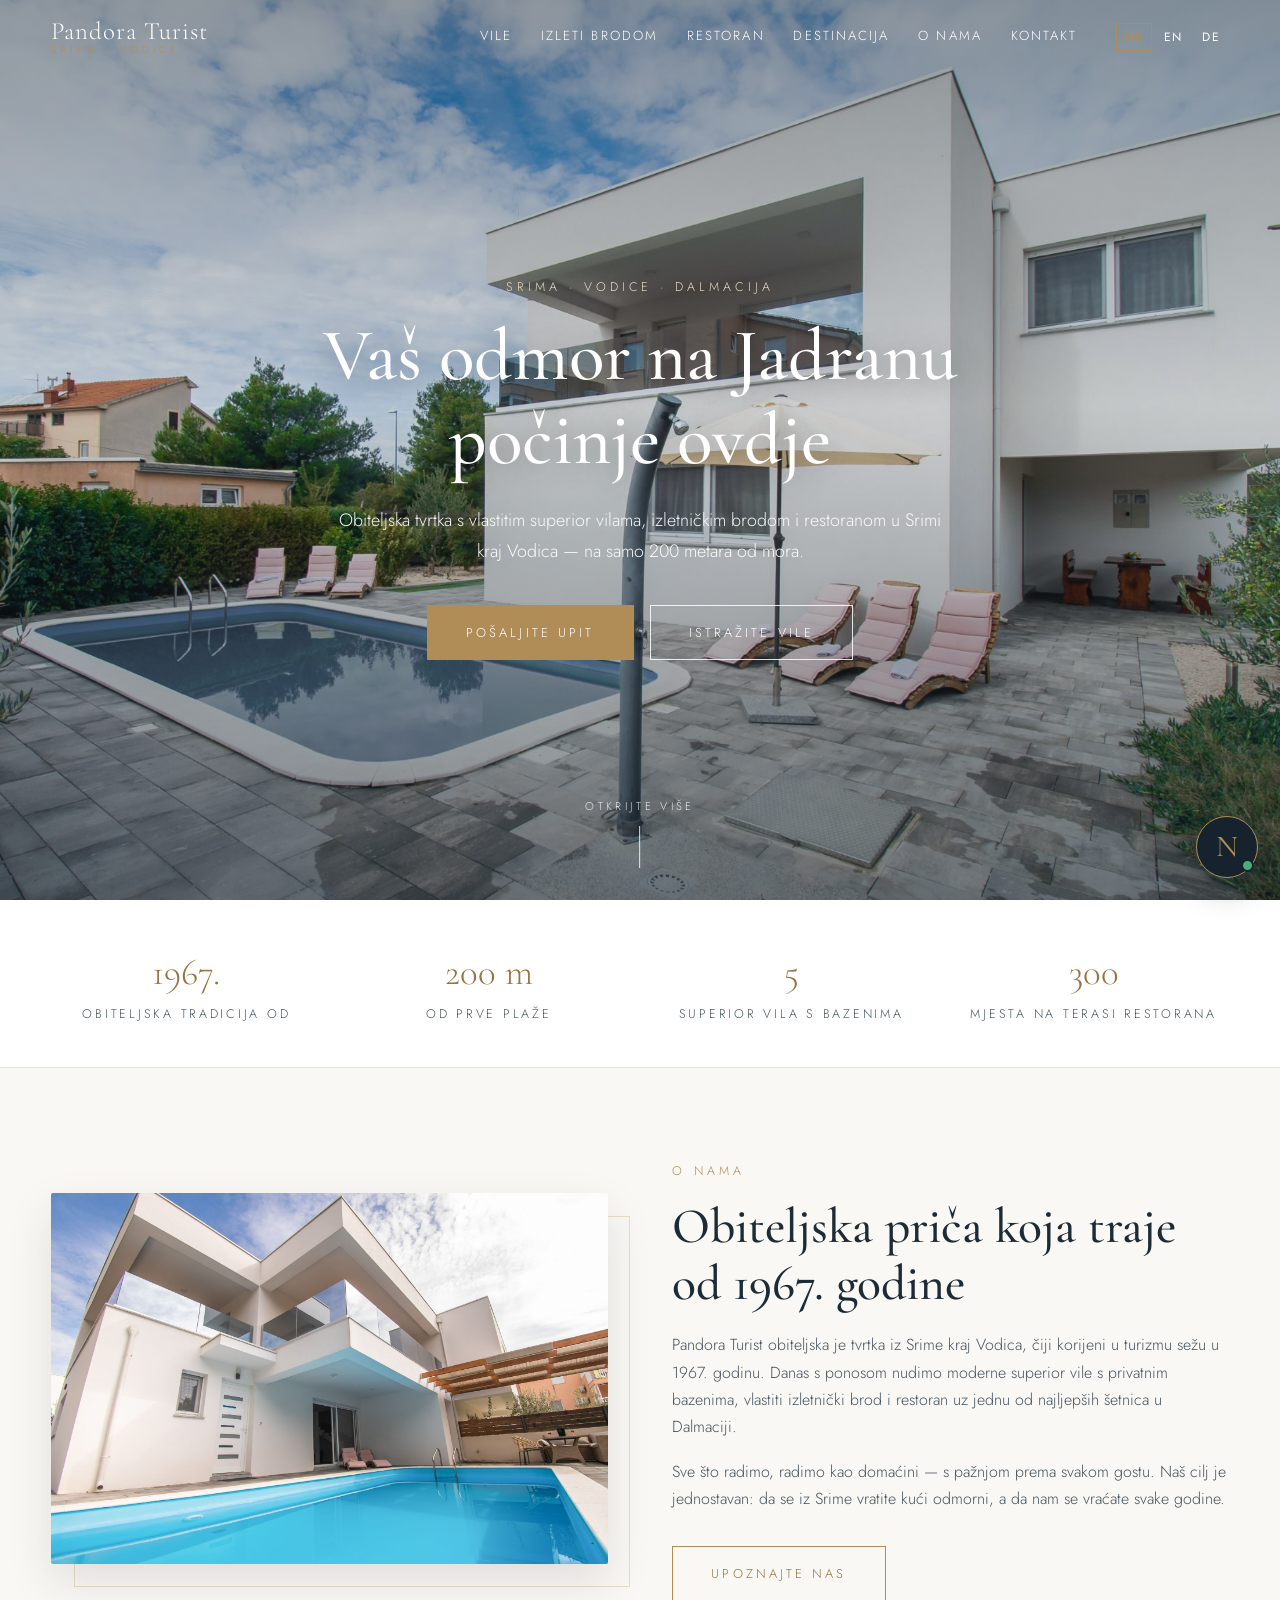
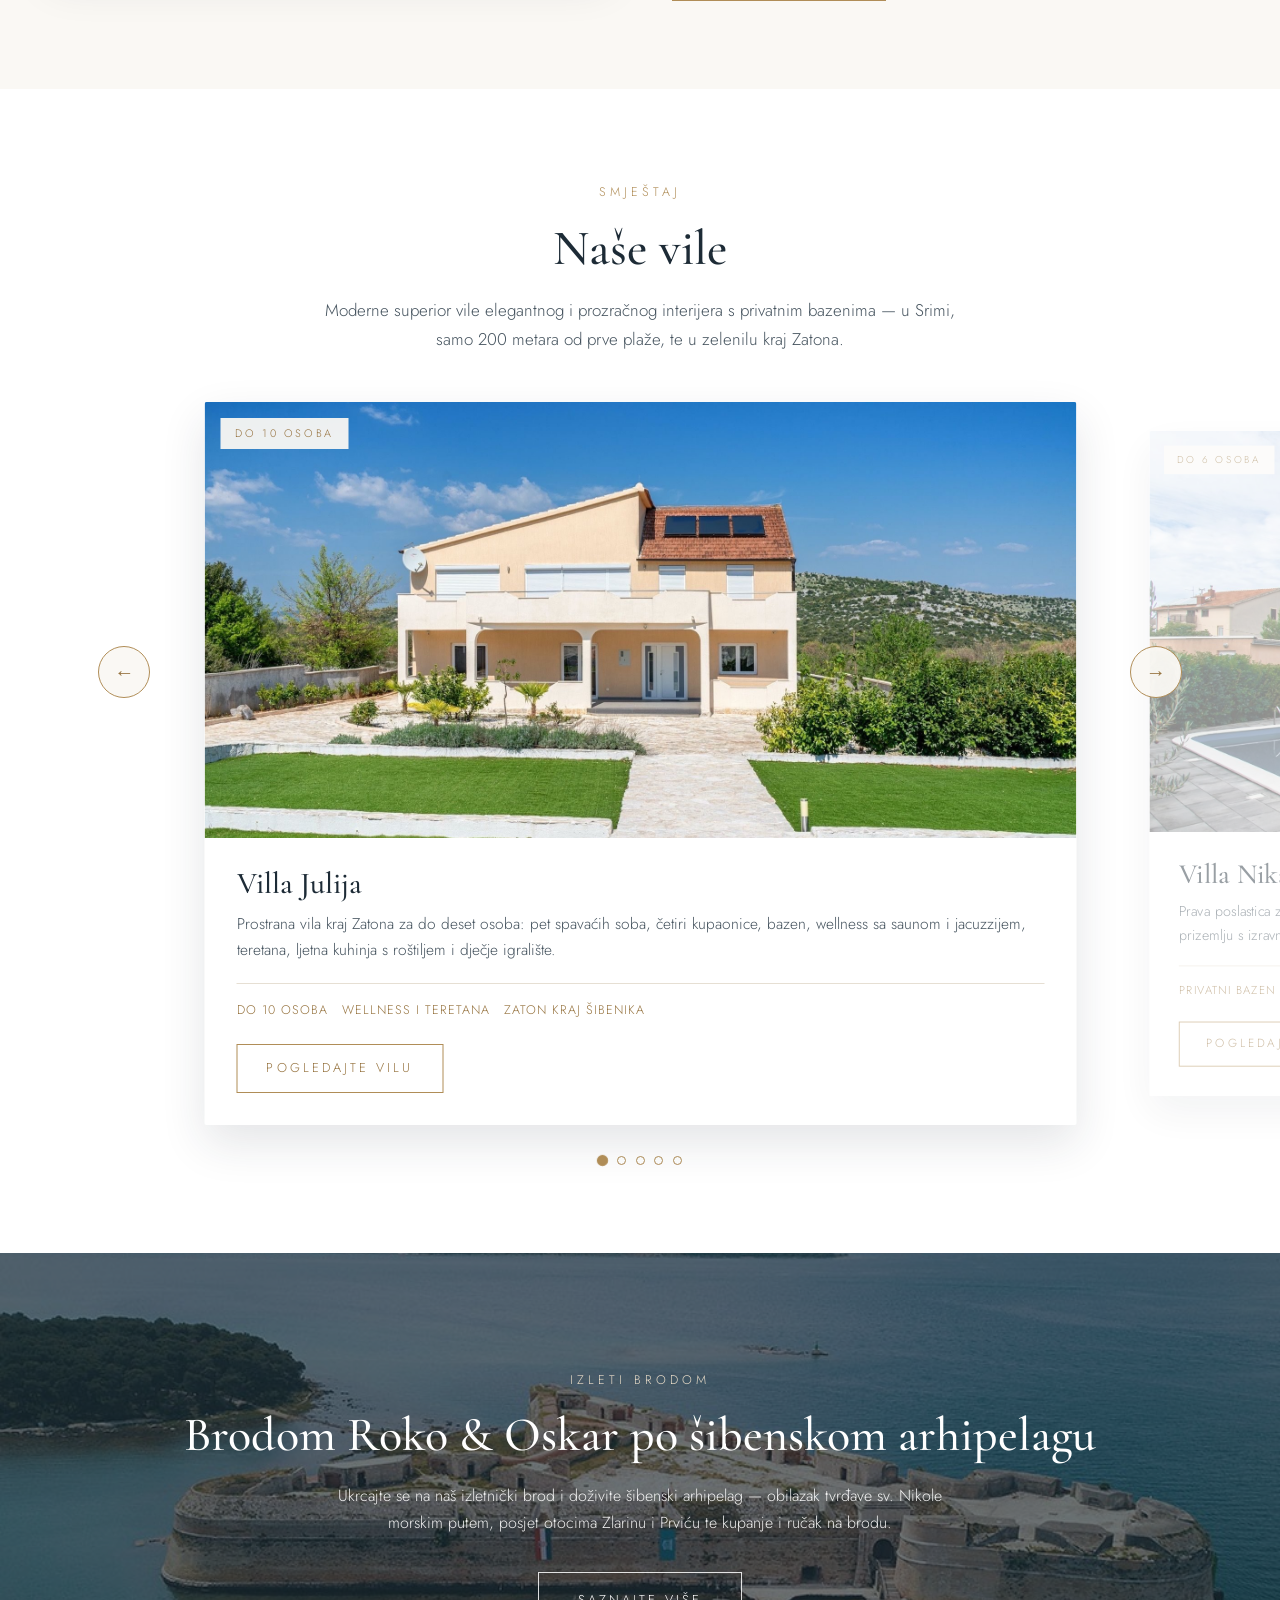
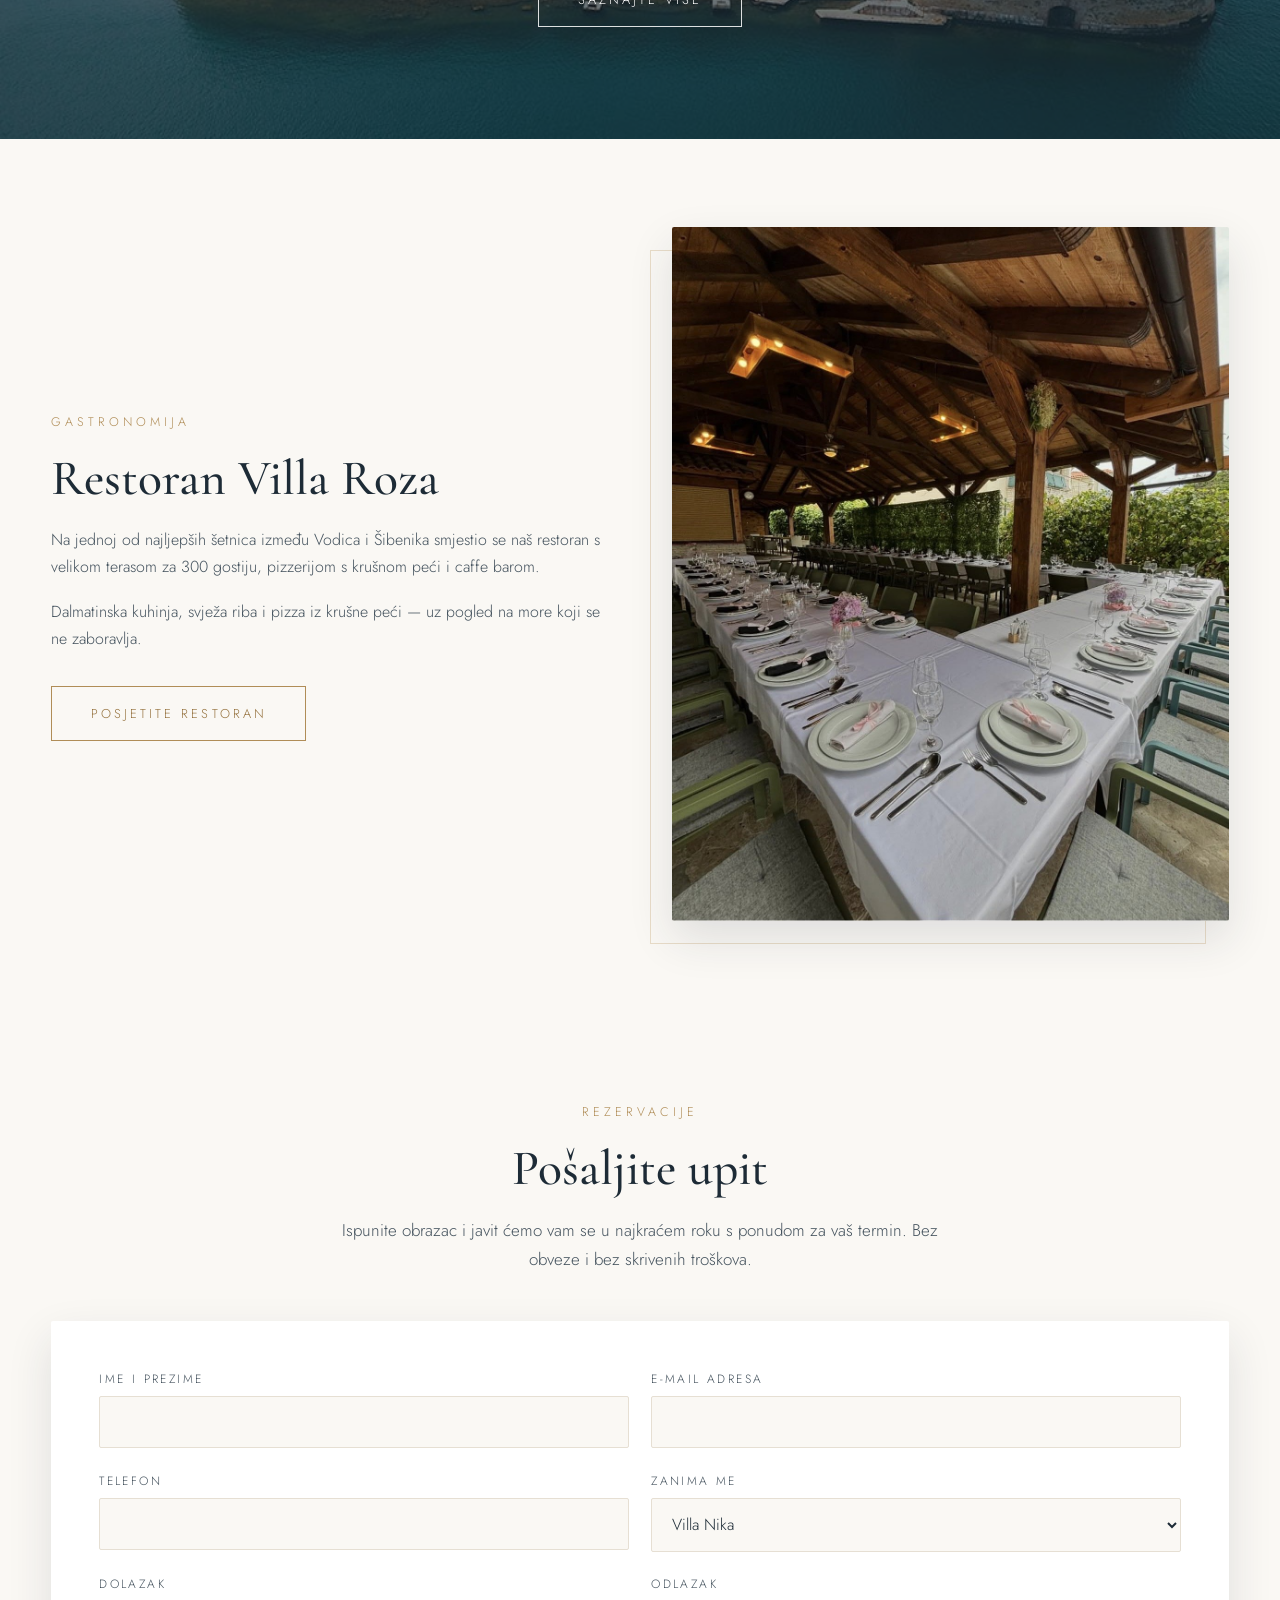
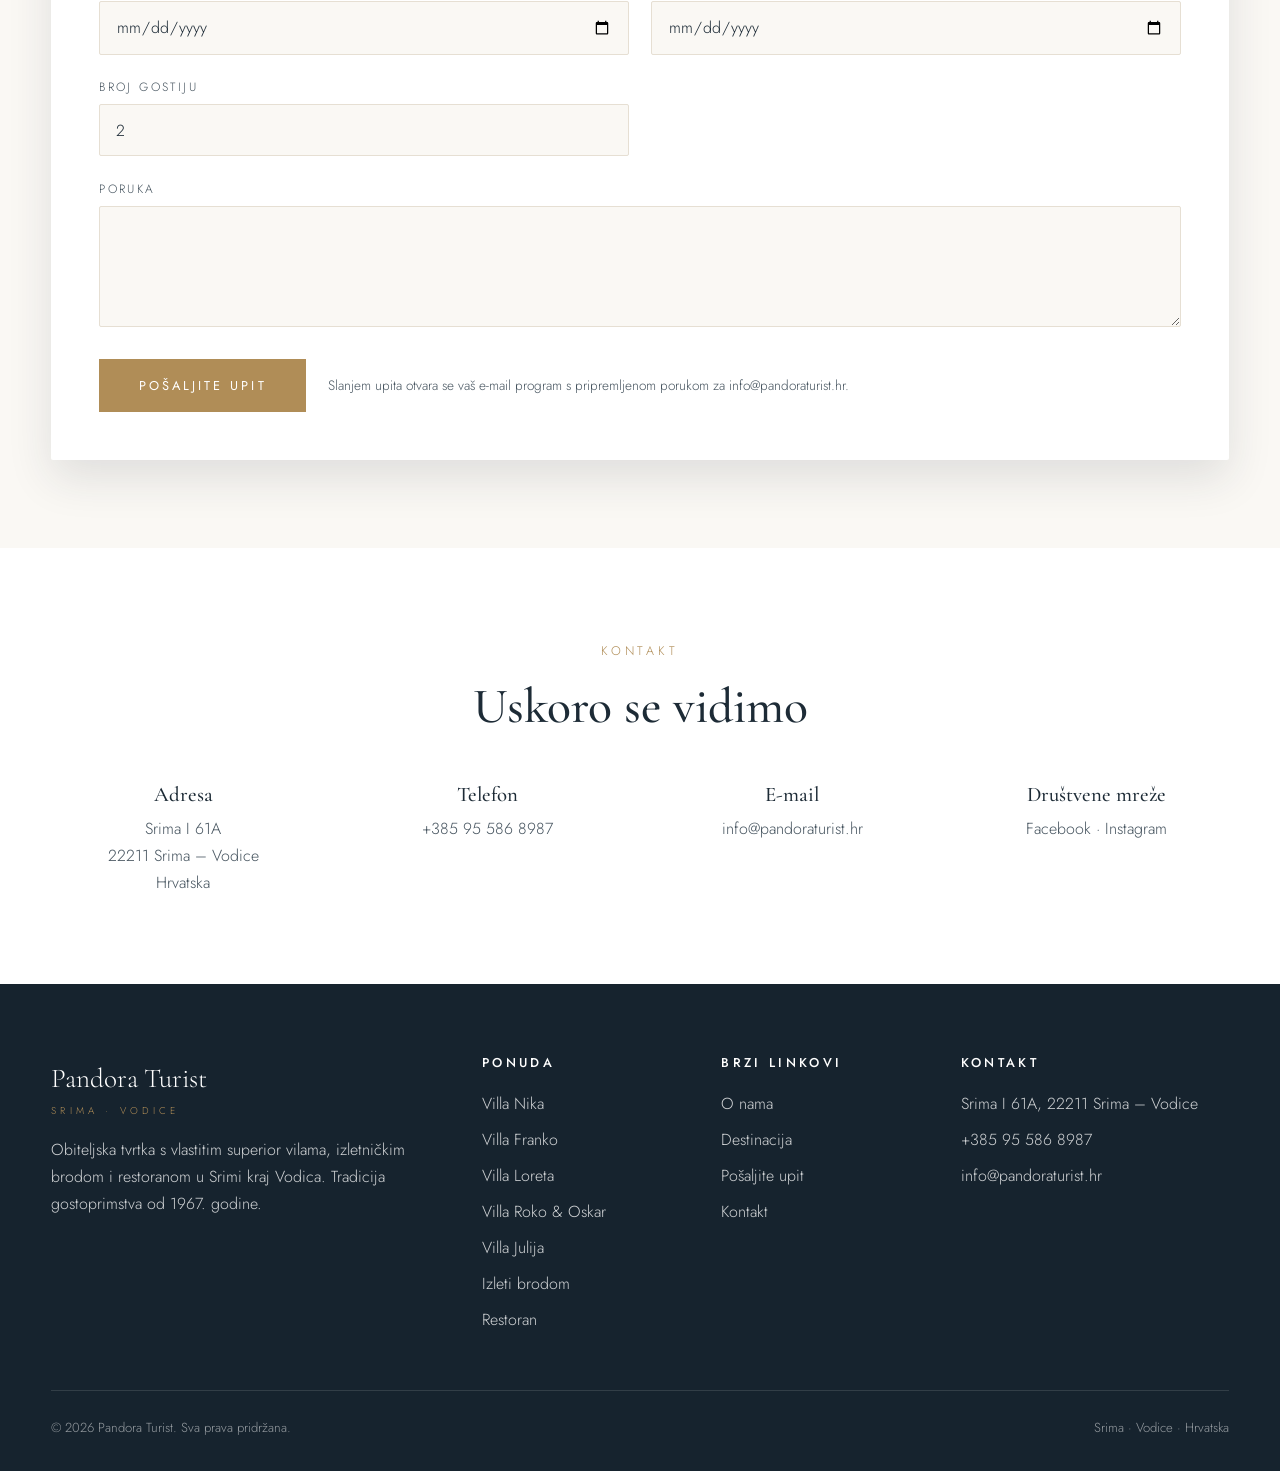
<file: index.html>
<!DOCTYPE html>
<html lang="hr">
<head>
  <meta charset="UTF-8">
  <meta name="viewport" content="width=device-width, initial-scale=1.0">
  <title>Pandora Turist — Vile, izleti brodom i restoran u Srimi kraj Vodica</title>
  <meta name="description" content="Obiteljska tvrtka Pandora Turist iz Srime kraj Vodica: superior vile s privatnim bazenima, izleti brodom Roko & Oskar po šibenskom arhipelagu i restoran Villa Roza.">
  <link rel="icon" href="data:image/svg+xml,%3Csvg xmlns='http://www.w3.org/2000/svg' viewBox='0 0 32 32'%3E%3Crect width='32' height='32' fill='%2316232e'/%3E%3Ctext x='16' y='23' font-family='Georgia' font-size='20' fill='%23b08d57' text-anchor='middle'%3EP%3C/text%3E%3C/svg%3E">
  <link rel="preconnect" href="https://fonts.googleapis.com">
  <link rel="preconnect" href="https://fonts.gstatic.com" crossorigin>
  <link href="https://fonts.googleapis.com/css2?family=Cormorant+Garamond:ital,wght@0,400;0,500;0,600;1,400&family=Jost:wght@300;400;500&display=swap" rel="stylesheet">
  <link rel="stylesheet" href="css/style.css?v=3">
  <link rel="stylesheet" href="css/nika.css?v=3">
</head>
<body>

  <div class="welcome-screen" id="welcome-screen">
    <div class="welcome-inner">
      <span class="brand-sub">Pandora Turist · Srima · Vodice</span>
      <h2 data-i18n="welcome.msg">Dobro došli</h2>
      <div class="welcome-line"></div>
    </div>
  </div>
  <noscript><style>.welcome-screen{display:none}</style></noscript>

  <header class="site-header">
    <div class="container header-inner">
      <a class="brand" href="index.html">
        <span class="brand-name">Pandora Turist</span>
        <span class="brand-sub">Srima · Vodice</span>
      </a>
      <nav class="main-nav" id="main-nav">
        <a href="index.html#vile" data-i18n="nav.villas">Vile</a>
        <a href="izleti-brodom.html" data-i18n="nav.boat">Izleti brodom</a>
        <a href="restoran-villa-roza.html" data-i18n="nav.restaurant">Restoran</a>
        <a href="destinacija.html" data-i18n="nav.dest">Destinacija</a>
        <a href="o-nama.html" data-i18n="nav.about">O nama</a>
        <a href="index.html#kontakt" data-i18n="nav.contact">Kontakt</a>
        <div class="lang-switch">
          <button type="button" data-lang="hr">HR</button>
          <button type="button" data-lang="en">EN</button>
          <button type="button" data-lang="de">DE</button>
        </div>
      </nav>
      <button class="nav-toggle" aria-label="Izbornik">☰</button>
    </div>
  </header>

  <!-- Hero -->
  <section class="hero">
    <div class="hero-media">
      <img src="assets/img/nika/nika-01.jpg" alt="Villa s bazenom u Srimi kraj Vodica">
    </div>
    <div class="hero-content">
      <span class="eyebrow" data-i18n="hero.eyebrow">Srima · Vodice · Dalmacija</span>
      <h1 data-i18n="hero.title">Vaš odmor na Jadranu počinje ovdje</h1>
      <p data-i18n="hero.sub">Obiteljska tvrtka s vlastitim superior vilama, izletničkim brodom i restoranom u Srimi kraj Vodica — na samo 200 metara od mora.</p>
      <div class="hero-actions">
        <a class="btn btn-solid" href="#upit" data-i18n="hero.cta1">Pošaljite upit</a>
        <a class="btn btn-light" href="#vile" data-i18n="hero.cta2">Istražite vile</a>
      </div>
    </div>
    <span class="hero-scroll" data-i18n="hero.scroll">Otkrijte više</span>
  </section>

  <!-- Isticanja -->
  <div class="highlights">
    <div class="container highlights-grid">
      <div class="highlight">
        <div class="num" data-i18n="hl.1.num">1967.</div>
        <div class="label" data-i18n="hl.1.label">Obiteljska tradicija od</div>
      </div>
      <div class="highlight">
        <div class="num" data-i18n="hl.2.num">200 m</div>
        <div class="label" data-i18n="hl.2.label">Od prve plaže</div>
      </div>
      <div class="highlight">
        <div class="num" data-i18n="hl.3.num">5</div>
        <div class="label" data-i18n="hl.3.label">Superior vila s bazenima</div>
      </div>
      <div class="highlight">
        <div class="num" data-i18n="hl.4.num">300</div>
        <div class="label" data-i18n="hl.4.label">Mjesta na terasi restorana</div>
      </div>
    </div>
  </div>

  <!-- O nama -->
  <section id="o-nama">
    <div class="container split reveal">
      <div class="media">
        <div class="frame"><img src="assets/img/franko/franko-01.jpg" alt="Villa Franko s bazenom u Srimi"></div>
      </div>
      <div class="text">
        <span class="eyebrow" data-i18n="about.eyebrow">O nama</span>
        <h2 class="section-title" data-i18n="about.title">Obiteljska priča koja traje od 1967. godine</h2>
        <p data-i18n="about.p1">Pandora Turist obiteljska je tvrtka iz Srime kraj Vodica, čiji korijeni u turizmu sežu u 1967. godinu. Danas s ponosom nudimo moderne superior vile s privatnim bazenima, vlastiti izletnički brod i restoran uz jednu od najljepših šetnica u Dalmaciji.</p>
        <p data-i18n="about.p2">Sve što radimo, radimo kao domaćini — s pažnjom prema svakom gostu. Naš cilj je jednostavan: da se iz Srime vratite kući odmorni, a da nam se vraćate svake godine.</p>
        <a class="btn" href="o-nama.html" data-i18n="about.btn">Upoznajte nas</a>
      </div>
    </div>
  </section>

  <!-- Vile -->
  <section id="vile" style="background:#fff;">
    <div class="container">
      <div class="center reveal">
        <span class="eyebrow" data-i18n="villas.eyebrow">Smještaj</span>
        <h2 class="section-title" data-i18n="villas.title">Naše vile</h2>
        <p class="section-lead" data-i18n="villas.lead">Moderne superior vile elegantnog i prozračnog interijera s privatnim bazenima — u Srimi, samo 200 metara od prve plaže, te u zelenilu kraj Zatona.</p>
      </div>
      <div class="villa-slider reveal" id="villa-slider">
        <div class="vs-track">
        <article class="vs-slide">
          <div class="vs-media">
            <img src="assets/img/julija/julija-01.jpg" alt="Villa Julija kraj Zatona" loading="lazy">
            <span class="card-tag" data-i18n="villa.tag10">Do 10 osoba</span>
          </div>
          <div class="vs-info">
            <h3>Villa Julija</h3>
            <p data-i18n="julija.desc">Prostrana vila kraj Zatona za do deset osoba: pet spavaćih soba, četiri kupaonice, bazen, wellness sa saunom i jacuzzijem, teretana, ljetna kuhinja s roštiljem i dječje igralište.</p>
            <div class="card-meta">
              <span data-i18n="meta.10">Do 10 osoba</span>
              <span data-i18n="meta.wellness">Wellness i teretana</span>
              <span data-i18n="meta.zaton">Zaton kraj Šibenika</span>
            </div>
            <a class="btn" href="villa-julija.html" data-i18n="villa.btn">Pogledajte vilu</a>
          </div>
        </article>
        <article class="vs-slide">
          <div class="vs-media">
            <img src="assets/img/nika/nika-01.jpg" alt="Villa Nika s privatnim bazenom" loading="lazy">
            <span class="card-tag" data-i18n="villa.tag">Do 6 osoba</span>
          </div>
          <div class="vs-info">
            <h3>Villa Nika</h3>
            <p data-i18n="nika.desc">Prava poslastica za oči — elegantan, prozračan interijer, tri spavaće sobe s vlastitim kupaonicama, uključujući sobu u prizemlju s izravnim izlazom na bazen.</p>
            <div class="card-meta">
              <span data-i18n="villa.meta1">Privatni bazen</span>
              <span data-i18n="villa.meta2">200 m od plaže</span>
              <span data-i18n="villa.meta3">6 osoba</span>
            </div>
            <a class="btn" href="villa-nika.html" data-i18n="villa.btn">Pogledajte vilu</a>
          </div>
        </article>
        <article class="vs-slide">
          <div class="vs-media">
            <img src="assets/img/franko/franko-01.jpg" alt="Villa Franko s privatnim bazenom" loading="lazy">
            <span class="card-tag" data-i18n="villa.tag">Do 6 osoba</span>
          </div>
          <div class="vs-info">
            <h3>Villa Franko</h3>
            <p data-i18n="franko.desc">Moderna vila stilskog i svijetlog interijera s prostranim dnevnim boravkom otvorenog tipa, potpuno opremljenom kuhinjom i spavaćom sobom s izravnim izlazom na bazen u prizemlju.</p>
            <div class="card-meta">
              <span data-i18n="villa.meta1">Privatni bazen</span>
              <span data-i18n="villa.meta2">200 m od plaže</span>
              <span data-i18n="villa.meta3">6 osoba</span>
            </div>
            <a class="btn" href="villa-franko.html" data-i18n="villa.btn">Pogledajte vilu</a>
          </div>
        </article>
        <article class="vs-slide">
          <div class="vs-media">
            <img src="assets/img/loreta/loreta-01.jpg" alt="Villa Loreta s bazenom" loading="lazy">
            <span class="card-tag" data-i18n="villa.tag8">Do 8 osoba</span>
          </div>
          <div class="vs-info">
            <h3>Villa Loreta</h3>
            <p data-i18n="loreta.desc">Elegantna vila za do osam osoba: četiri spavaće sobe i četiri kupaonice, vanjski bazen i prostrana terasa — samo 200 metara od prve plaže u Srimi.</p>
            <div class="card-meta">
              <span data-i18n="villa.meta1">Privatni bazen</span>
              <span data-i18n="villa.meta2">200 m od plaže</span>
              <span data-i18n="meta.4bed">4 spavaće sobe</span>
            </div>
            <a class="btn" href="villa-loreta.html" data-i18n="villa.btn">Pogledajte vilu</a>
          </div>
        </article>
        <article class="vs-slide">
          <div class="vs-media">
            <img src="assets/img/roko-i-oscar/roko-i-oscar-01.jpg" alt="Villa Roko i Oskar s bazenom" loading="lazy">
            <span class="card-tag" data-i18n="villa.tag">Do 6 osoba</span>
          </div>
          <div class="vs-info">
            <h3>Villa Roko &amp; Oskar</h3>
            <p data-i18n="roko.desc">Moderna vila svijetlog interijera za do šest osoba — tri spavaće sobe i tri kupaonice, privatni bazen i uređena okućnica s dječjim igralištem, 200 metara od plaže u Srimi.</p>
            <div class="card-meta">
              <span data-i18n="villa.meta1">Privatni bazen</span>
              <span data-i18n="meta.playground">Dječje igralište</span>
              <span data-i18n="villa.meta2">200 m od plaže</span>
            </div>
            <a class="btn" href="villa-roko-i-oscar.html" data-i18n="villa.btn">Pogledajte vilu</a>
          </div>
        </article>
        </div>
        <button type="button" class="vs-arrow vs-prev" aria-label="Prethodna vila">&#8592;</button>
        <button type="button" class="vs-arrow vs-next" aria-label="Sljedeća vila">&#8594;</button>
        <div class="vs-dots"></div>
      </div>
    </div>
  </section>

  <!-- Izleti brodom -->
  <section class="dark-band" id="brod">
    <div class="band-media">
      <img src="assets/img/izleti/tvrdava-sv-nikole.jpg" alt="Tvrđava sv. Nikole — izleti brodom Roko i Oskar" loading="lazy">
    </div>
    <div class="container reveal">
      <span class="eyebrow" data-i18n="boat.eyebrow">Izleti brodom</span>
      <h2 data-i18n="boat.title">Brodom Roko &amp; Oskar po šibenskom arhipelagu</h2>
      <p data-i18n="boat.text">Ukrcajte se na naš izletnički brod i doživite šibenski arhipelag — obilazak tvrđave sv. Nikole morskim putem, posjet otocima Zlarinu i Prviću te kupanje i ručak na brodu.</p>
      <a class="btn btn-light" href="izleti-brodom.html" data-i18n="boat.btn">Saznajte više</a>
    </div>
  </section>

  <!-- Restoran -->
  <section id="restoran">
    <div class="container split reverse reveal">
      <div class="media">
        <div class="frame"><img src="assets/img/restoran/terasa.jpg" alt="Natkrivena terasa restorana Villa Roza" loading="lazy"></div>
      </div>
      <div class="text">
        <span class="eyebrow" data-i18n="rest.eyebrow">Gastronomija</span>
        <h2 class="section-title" data-i18n="rest.title">Restoran Villa Roza</h2>
        <p data-i18n="rest.p1">Na jednoj od najljepših šetnica između Vodica i Šibenika smjestio se naš restoran s velikom terasom za 300 gostiju, pizzerijom s krušnom peći i caffe barom.</p>
        <p data-i18n="rest.p2">Dalmatinska kuhinja, svježa riba i pizza iz krušne peći — uz pogled na more koji se ne zaboravlja.</p>
        <a class="btn" href="restoran-villa-roza.html" data-i18n="rest.btn">Posjetite restoran</a>
      </div>
    </div>
  </section>

  <!-- Upit -->
  <section class="booking" id="upit">
    <div class="container">
      <div class="center reveal">
        <span class="eyebrow" data-i18n="book.eyebrow">Rezervacije</span>
        <h2 class="section-title" data-i18n="book.title">Pošaljite upit</h2>
        <p class="section-lead" data-i18n="book.lead">Ispunite obrazac i javit ćemo vam se u najkraćem roku s ponudom za vaš termin. Bez obveze i bez skrivenih troškova.</p>
      </div>
      <form class="booking-box reveal" id="inquiry-form">
        <div class="form-grid">
          <div class="form-field">
            <label for="f-name" data-i18n="f.name">Ime i prezime</label>
            <input id="f-name" name="name" type="text" required>
          </div>
          <div class="form-field">
            <label for="f-email" data-i18n="f.email">E-mail adresa</label>
            <input id="f-email" name="email" type="email" required>
          </div>
          <div class="form-field">
            <label for="f-phone" data-i18n="f.phone">Telefon</label>
            <input id="f-phone" name="phone" type="tel" required>
          </div>
          <div class="form-field">
            <label for="f-interest" data-i18n="f.interest">Zanima me</label>
            <select id="f-interest" name="interest">
              <option value="Villa Nika" data-i18n="f.opt.nika">Villa Nika</option>
              <option value="Villa Franko" data-i18n="f.opt.franko">Villa Franko</option>
              <option value="Villa Loreta">Villa Loreta</option>
              <option value="Villa Roko i Oskar">Villa Roko &amp; Oskar</option>
              <option value="Villa Julija">Villa Julija</option>
              <option value="Izlet brodom" data-i18n="f.opt.boat">Izlet brodom</option>
              <option value="Restoran Villa Roza" data-i18n="f.opt.rest">Restoran Villa Roza</option>
            </select>
          </div>
          <div class="form-field">
            <label for="f-arrival" data-i18n="f.arrival">Dolazak</label>
            <input id="f-arrival" name="arrival" type="date">
          </div>
          <div class="form-field">
            <label for="f-departure" data-i18n="f.departure">Odlazak</label>
            <input id="f-departure" name="departure" type="date">
          </div>
          <div class="form-field">
            <label for="f-guests" data-i18n="f.guests">Broj gostiju</label>
            <input id="f-guests" name="guests" type="number" min="1" max="12" value="2">
          </div>
          <div class="form-field full">
            <label for="f-message" data-i18n="f.message">Poruka</label>
            <textarea id="f-message" name="message" rows="4"></textarea>
          </div>
          <div class="form-actions">
            <button type="submit" class="btn btn-solid" data-i18n="f.submit">Pošaljite upit</button>
            <span class="form-note" data-i18n="f.note">Slanjem upita otvara se vaš e-mail program s pripremljenom porukom za info@pandoraturist.hr.</span>
          </div>
        </div>
      </form>
    </div>
  </section>

  <!-- Kontakt -->
  <section id="kontakt" style="background:#fff;">
    <div class="container">
      <div class="center reveal">
        <span class="eyebrow" data-i18n="contact.eyebrow">Kontakt</span>
        <h2 class="section-title" data-i18n="contact.title">Uskoro se vidimo</h2>
      </div>
      <div class="contact-grid reveal">
        <div class="contact-item center">
          <h3 data-i18n="c.addr.title">Adresa</h3>
          <p>Srima I 61A<br>22211 Srima – Vodice<br>Hrvatska</p>
        </div>
        <div class="contact-item center">
          <h3 data-i18n="c.phone.title">Telefon</h3>
          <p><a href="tel:+385955868987">+385 95 586 8987</a></p>
        </div>
        <div class="contact-item center">
          <h3 data-i18n="c.email.title">E-mail</h3>
          <p><a href="mailto:info@pandoraturist.hr">info@pandoraturist.hr</a></p>
        </div>
        <div class="contact-item center">
          <h3 data-i18n="c.social.title">Društvene mreže</h3>
          <p><a href="https://www.facebook.com" rel="noopener">Facebook</a> · <a href="https://www.instagram.com" rel="noopener">Instagram</a></p>
        </div>
      </div>
    </div>
  </section>

  <footer class="site-footer">
    <div class="container">
      <div class="footer-grid">
        <div>
          <span class="brand-name">Pandora Turist</span>
          <span class="brand-sub">Srima · Vodice</span>
          <p data-i18n="footer.blurb">Obiteljska tvrtka s vlastitim superior vilama, izletničkim brodom i restoranom u Srimi kraj Vodica. Tradicija gostoprimstva od 1967. godine.</p>
        </div>
        <div>
          <h4 data-i18n="footer.offer">Ponuda</h4>
          <ul>
            <li><a href="villa-nika.html">Villa Nika</a></li>
            <li><a href="villa-franko.html">Villa Franko</a></li>
            <li><a href="villa-loreta.html">Villa Loreta</a></li>
            <li><a href="villa-roko-i-oscar.html">Villa Roko &amp; Oskar</a></li>
            <li><a href="villa-julija.html">Villa Julija</a></li>
            <li><a href="izleti-brodom.html" data-i18n="nav.boat">Izleti brodom</a></li>
            <li><a href="restoran-villa-roza.html" data-i18n="nav.restaurant">Restoran</a></li>
          </ul>
        </div>
        <div>
          <h4 data-i18n="footer.links">Brzi linkovi</h4>
          <ul>
            <li><a href="o-nama.html" data-i18n="nav.about">O nama</a></li>
            <li><a href="destinacija.html" data-i18n="nav.dest">Destinacija</a></li>
            <li><a href="index.html#upit" data-i18n="nav.book">Pošaljite upit</a></li>
            <li><a href="index.html#kontakt" data-i18n="nav.contact">Kontakt</a></li>
          </ul>
        </div>
        <div>
          <h4 data-i18n="footer.contact">Kontakt</h4>
          <ul>
            <li>Srima I 61A, 22211 Srima – Vodice</li>
            <li><a href="tel:+385955868987">+385 95 586 8987</a></li>
            <li><a href="mailto:info@pandoraturist.hr">info@pandoraturist.hr</a></li>
          </ul>
        </div>
      </div>
      <div class="footer-bottom">
        <span>© <span id="year">2026</span> Pandora Turist. <span data-i18n="footer.rights">Sva prava pridržana.</span></span>
        <span>Srima · Vodice · Hrvatska</span>
      </div>
    </div>
  </footer>

  <script src="js/translations.js?v=3"></script>
  <script src="js/main.js?v=3"></script>
  <script src="js/nika.js?v=3"></script>
</body>
</html>
</file>
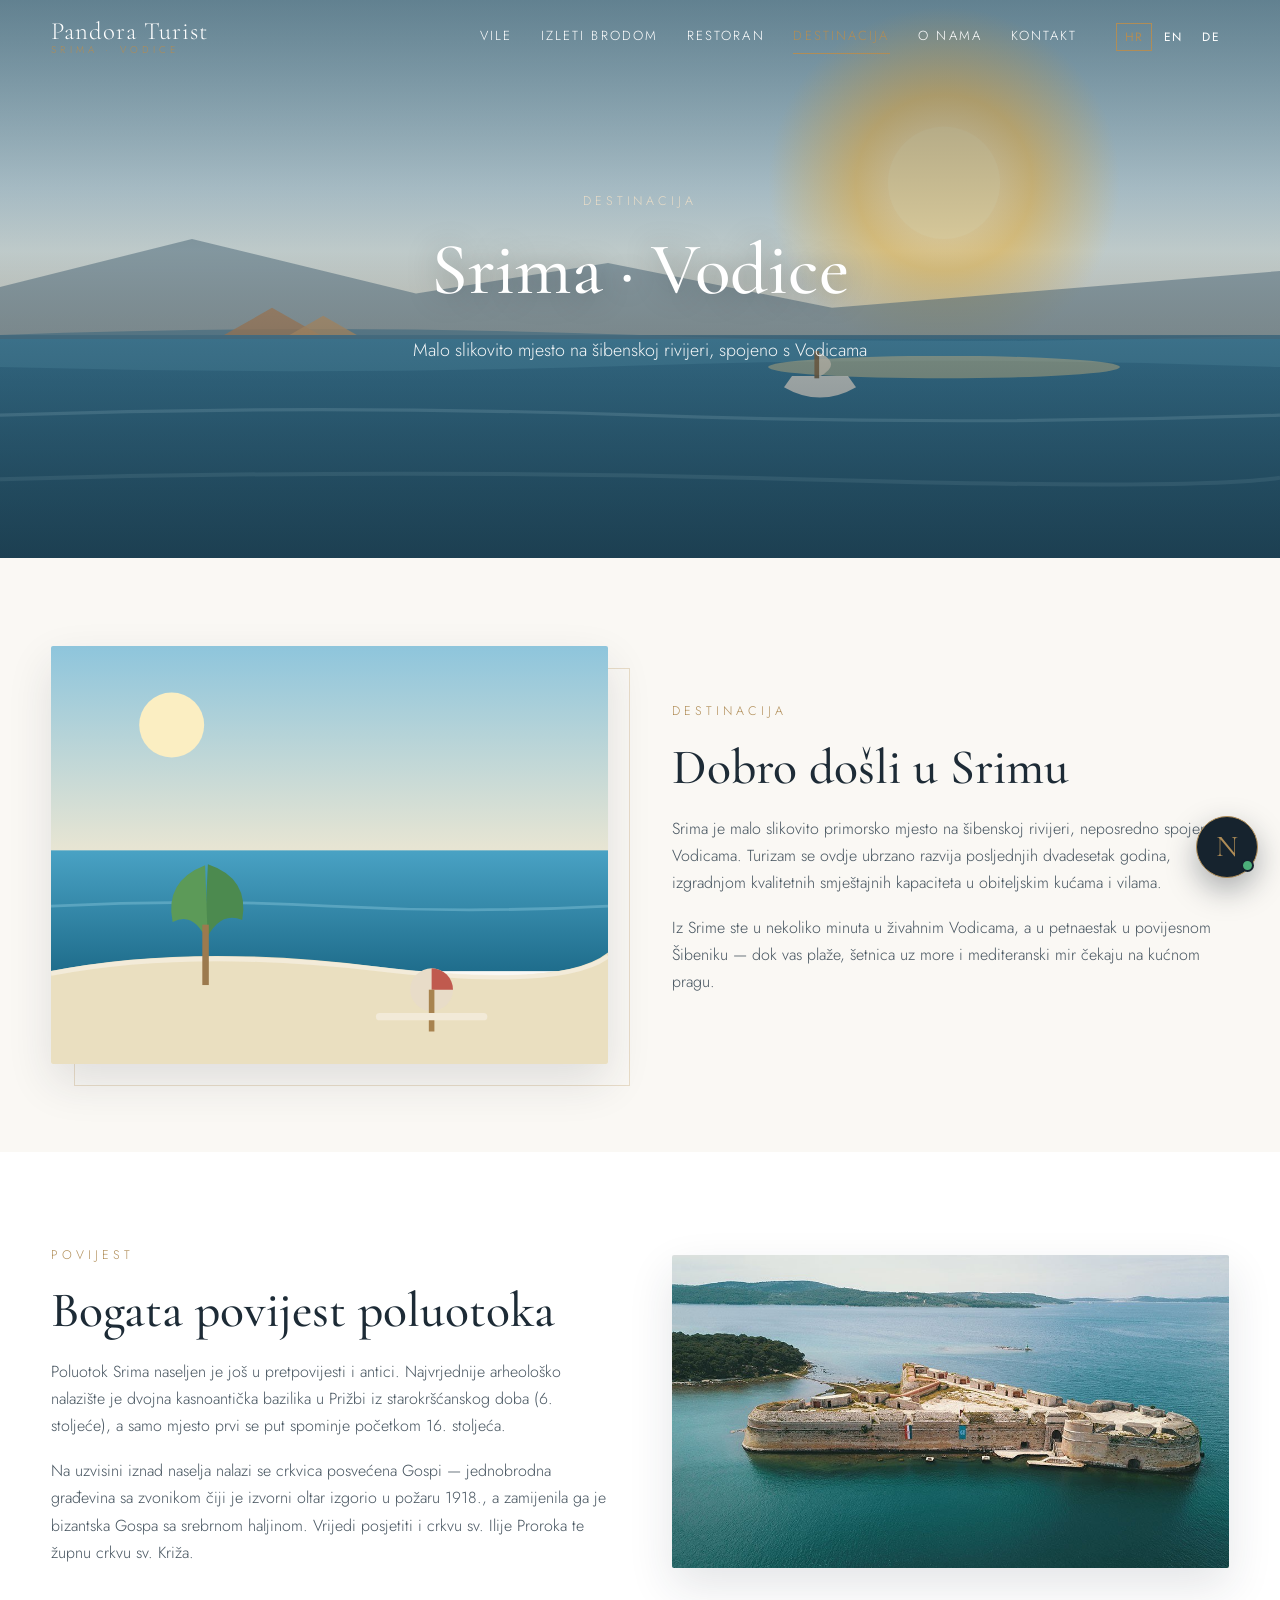
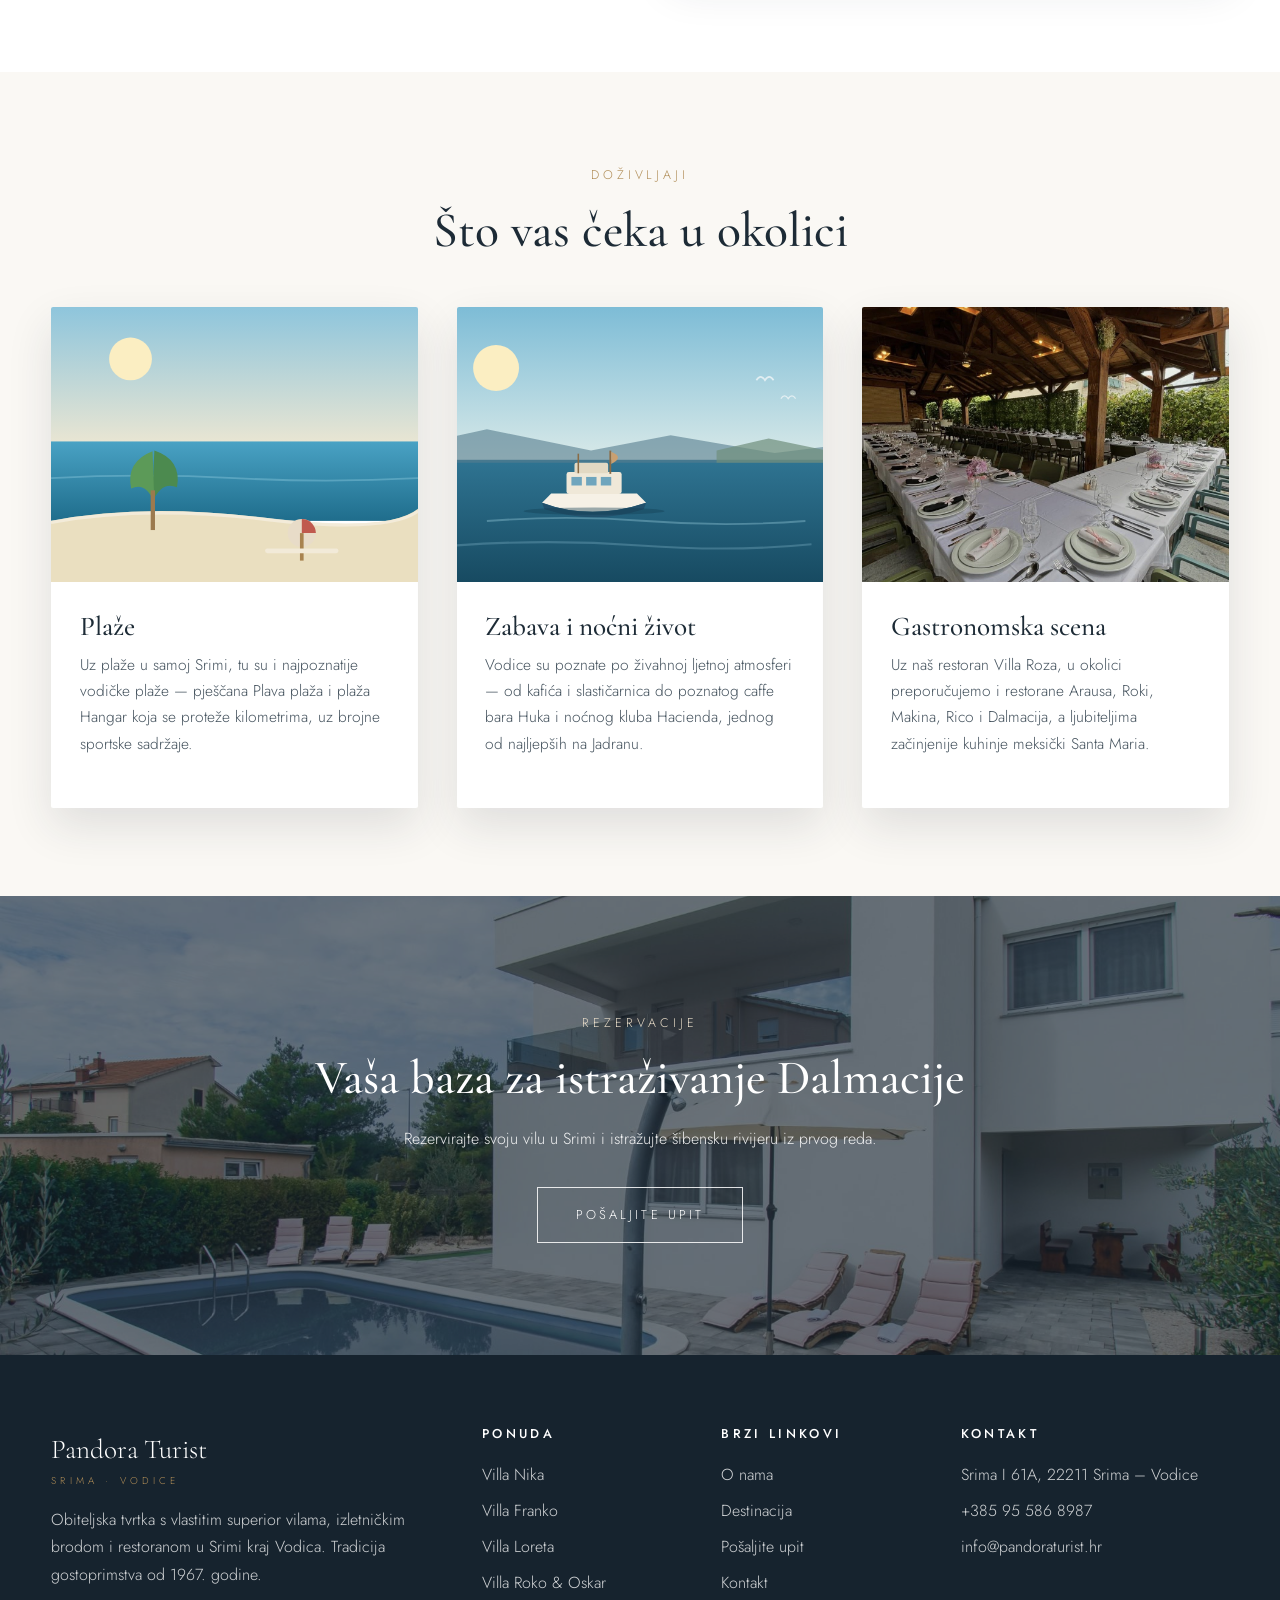
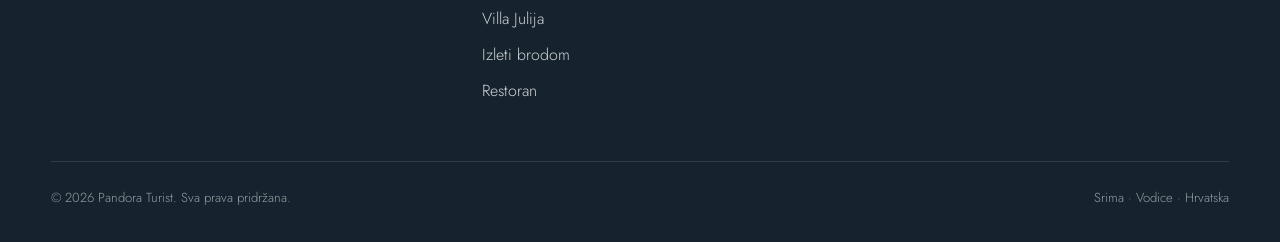
<file: destinacija.html>
<!DOCTYPE html>
<html lang="hr">
<head>
  <meta charset="UTF-8">
  <meta name="viewport" content="width=device-width, initial-scale=1.0">
  <title>Destinacija Srima – Vodice | Pandora Turist</title>
  <meta name="description" content="Upoznajte Srimu i Vodice: povijest poluotoka, starokršćanska bazilika u Prižbi, plaže Plava plaža i Hangar, zabava, noćni život i gastronomska ponuda.">
  <link rel="icon" href="data:image/svg+xml,%3Csvg xmlns='http://www.w3.org/2000/svg' viewBox='0 0 32 32'%3E%3Crect width='32' height='32' fill='%2316232e'/%3E%3Ctext x='16' y='23' font-family='Georgia' font-size='20' fill='%23b08d57' text-anchor='middle'%3EP%3C/text%3E%3C/svg%3E">
  <link rel="preconnect" href="https://fonts.googleapis.com">
  <link rel="preconnect" href="https://fonts.gstatic.com" crossorigin>
  <link href="https://fonts.googleapis.com/css2?family=Cormorant+Garamond:ital,wght@0,400;0,500;0,600;1,400&family=Jost:wght@300;400;500&display=swap" rel="stylesheet">
  <link rel="stylesheet" href="css/style.css?v=3">
  <link rel="stylesheet" href="css/nika.css?v=3">
</head>
<body>

  <header class="site-header">
    <div class="container header-inner">
      <a class="brand" href="index.html">
        <span class="brand-name">Pandora Turist</span>
        <span class="brand-sub">Srima · Vodice</span>
      </a>
      <nav class="main-nav" id="main-nav">
        <a href="index.html#vile" data-i18n="nav.villas">Vile</a>
        <a href="izleti-brodom.html" data-i18n="nav.boat">Izleti brodom</a>
        <a href="restoran-villa-roza.html" data-i18n="nav.restaurant">Restoran</a>
        <a href="destinacija.html" class="active" data-i18n="nav.dest">Destinacija</a>
        <a href="o-nama.html" data-i18n="nav.about">O nama</a>
        <a href="index.html#kontakt" data-i18n="nav.contact">Kontakt</a>
        <div class="lang-switch">
          <button type="button" data-lang="hr">HR</button>
          <button type="button" data-lang="en">EN</button>
          <button type="button" data-lang="de">DE</button>
        </div>
      </nav>
      <button class="nav-toggle" aria-label="Izbornik">☰</button>
    </div>
  </header>

  <section class="hero hero-page">
    <div class="hero-media">
      <img src="assets/img/hero-srima.svg" alt="More u Srimi">
    </div>
    <div class="hero-content">
      <span class="eyebrow" data-i18n="nav.dest">Destinacija</span>
      <h1>Srima · Vodice</h1>
      <p data-i18n="dp.hero.sub">Malo slikovito mjesto na šibenskoj rivijeri, spojeno s Vodicama</p>
    </div>
  </section>

  <section>
    <div class="container split reveal">
      <div class="media">
        <div class="frame"><img src="assets/img/beach.svg" alt="Plaža u Srimi" loading="lazy"></div>
      </div>
      <div class="text">
        <span class="eyebrow" data-i18n="nav.dest">Destinacija</span>
        <h2 class="section-title" data-i18n="dp.intro.title">Dobro došli u Srimu</h2>
        <p data-i18n="dp.intro.p1">Srima je malo slikovito primorsko mjesto na šibenskoj rivijeri, neposredno spojeno s Vodicama. Turizam se ovdje ubrzano razvija posljednjih dvadesetak godina, izgradnjom kvalitetnih smještajnih kapaciteta u obiteljskim kućama i vilama.</p>
        <p data-i18n="dp.intro.p2">Iz Srime ste u nekoliko minuta u živahnim Vodicama, a u petnaestak u povijesnom Šibeniku — dok vas plaže, šetnica uz more i mediteranski mir čekaju na kućnom pragu.</p>
      </div>
    </div>
  </section>

  <section style="background:#fff;">
    <div class="container split reverse reveal">
      <div class="media">
        <div class="frame"><img src="assets/img/izleti/tvrdava-sv-nikole.jpg" alt="Tvrđava sv. Nikole" loading="lazy"></div>
      </div>
      <div class="text">
        <span class="eyebrow" data-i18n="dp.hist.eyebrow">Povijest</span>
        <h2 class="section-title" data-i18n="dp.hist.title">Bogata povijest poluotoka</h2>
        <p data-i18n="dp.hist.p1">Poluotok Srima naseljen je još u pretpovijesti i antici. Najvrjednije arheološko nalazište je dvojna kasnoantička bazilika u Prižbi iz starokršćanskog doba (6. stoljeće), a samo mjesto prvi se put spominje početkom 16. stoljeća.</p>
        <p data-i18n="dp.hist.p2">Na uzvisini iznad naselja nalazi se crkvica posvećena Gospi — jednobrodna građevina sa zvonikom čiji je izvorni oltar izgorio u požaru 1918., a zamijenila ga je bizantska Gospa sa srebrnom haljinom. Vrijedi posjetiti i crkvu sv. Ilije Proroka te župnu crkvu sv. Križa.</p>
      </div>
    </div>
  </section>

  <section>
    <div class="container">
      <div class="center reveal">
        <span class="eyebrow" data-i18n="dp.exp.eyebrow">Doživljaji</span>
        <h2 class="section-title" data-i18n="dp.exp.title">Što vas čeka u okolici</h2>
      </div>
      <div class="cards">
        <article class="card reveal">
          <div class="card-media"><img src="assets/img/beach.svg" alt="Plaže u Vodicama" loading="lazy"></div>
          <div class="card-body">
            <h3 data-i18n="dp.c1.title">Plaže</h3>
            <p data-i18n="dp.c1.text">Uz plaže u samoj Srimi, tu su i najpoznatije vodičke plaže — pješčana Plava plaža i plaža Hangar koja se proteže kilometrima, uz brojne sportske sadržaje.</p>
          </div>
        </article>
        <article class="card reveal">
          <div class="card-media"><img src="assets/img/boat.svg" alt="Zabava u Vodicama" loading="lazy"></div>
          <div class="card-body">
            <h3 data-i18n="dp.c2.title">Zabava i noćni život</h3>
            <p data-i18n="dp.c2.text">Vodice su poznate po živahnoj ljetnoj atmosferi — od kafića i slastičarnica do poznatog caffe bara Huka i noćnog kluba Hacienda, jednog od najljepših na Jadranu.</p>
          </div>
        </article>
        <article class="card reveal">
          <div class="card-media"><img src="assets/img/restoran/terasa.jpg" alt="Gastronomija u Srimi" loading="lazy"></div>
          <div class="card-body">
            <h3 data-i18n="dp.c3.title">Gastronomska scena</h3>
            <p data-i18n="dp.c3.text">Uz naš restoran Villa Roza, u okolici preporučujemo i restorane Arausa, Roki, Makina, Rico i Dalmacija, a ljubiteljima začinjenije kuhinje meksički Santa Maria.</p>
          </div>
        </article>
      </div>
    </div>
  </section>

  <section class="dark-band">
    <div class="band-media">
      <img src="assets/img/nika/nika-01.jpg" alt="Villa s bazenom u Srimi" loading="lazy">
    </div>
    <div class="container reveal">
      <span class="eyebrow" data-i18n="book.eyebrow">Rezervacije</span>
      <h2 data-i18n="dp.cta.title">Vaša baza za istraživanje Dalmacije</h2>
      <p data-i18n="dp.cta.text">Rezervirajte svoju vilu u Srimi i istražujte šibensku rivijeru iz prvog reda.</p>
      <a class="btn btn-light" href="index.html#upit" data-i18n="nav.book">Pošaljite upit</a>
    </div>
  </section>

  <footer class="site-footer">
    <div class="container">
      <div class="footer-grid">
        <div>
          <span class="brand-name">Pandora Turist</span>
          <span class="brand-sub">Srima · Vodice</span>
          <p data-i18n="footer.blurb">Obiteljska tvrtka s vlastitim superior vilama, izletničkim brodom i restoranom u Srimi kraj Vodica. Tradicija gostoprimstva od 1967. godine.</p>
        </div>
        <div>
          <h4 data-i18n="footer.offer">Ponuda</h4>
          <ul>
            <li><a href="villa-nika.html">Villa Nika</a></li>
            <li><a href="villa-franko.html">Villa Franko</a></li>
            <li><a href="villa-loreta.html">Villa Loreta</a></li>
            <li><a href="villa-roko-i-oscar.html">Villa Roko &amp; Oskar</a></li>
            <li><a href="villa-julija.html">Villa Julija</a></li>
            <li><a href="izleti-brodom.html" data-i18n="nav.boat">Izleti brodom</a></li>
            <li><a href="restoran-villa-roza.html" data-i18n="nav.restaurant">Restoran</a></li>
          </ul>
        </div>
        <div>
          <h4 data-i18n="footer.links">Brzi linkovi</h4>
          <ul>
            <li><a href="o-nama.html" data-i18n="nav.about">O nama</a></li>
            <li><a href="destinacija.html" data-i18n="nav.dest">Destinacija</a></li>
            <li><a href="index.html#upit" data-i18n="nav.book">Pošaljite upit</a></li>
            <li><a href="index.html#kontakt" data-i18n="nav.contact">Kontakt</a></li>
          </ul>
        </div>
        <div>
          <h4 data-i18n="footer.contact">Kontakt</h4>
          <ul>
            <li>Srima I 61A, 22211 Srima – Vodice</li>
            <li><a href="tel:+385955868987">+385 95 586 8987</a></li>
            <li><a href="mailto:info@pandoraturist.hr">info@pandoraturist.hr</a></li>
          </ul>
        </div>
      </div>
      <div class="footer-bottom">
        <span>© <span id="year">2026</span> Pandora Turist. <span data-i18n="footer.rights">Sva prava pridržana.</span></span>
        <span>Srima · Vodice · Hrvatska</span>
      </div>
    </div>
  </footer>

  <script src="js/translations.js?v=3"></script>
  <script src="js/main.js?v=3"></script>
  <script src="js/nika.js?v=3"></script>
</body>
</html>
</file>
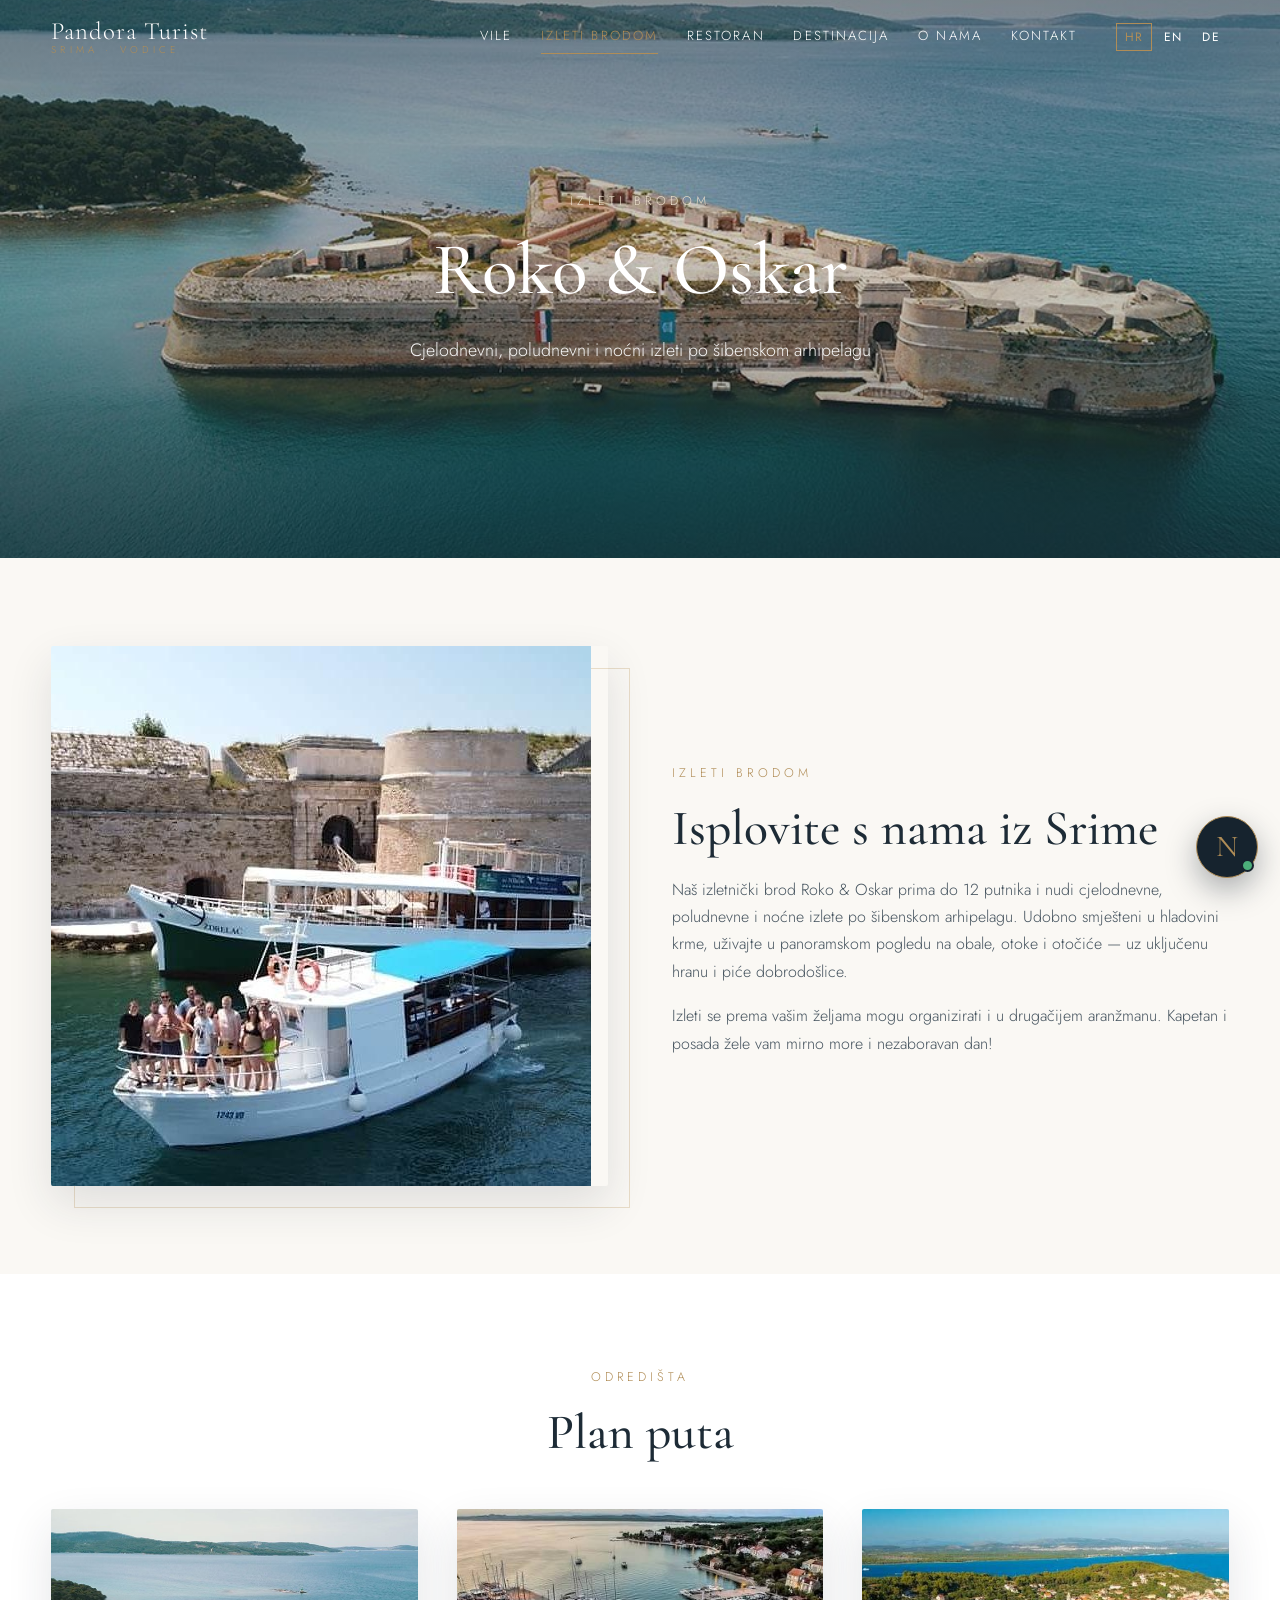
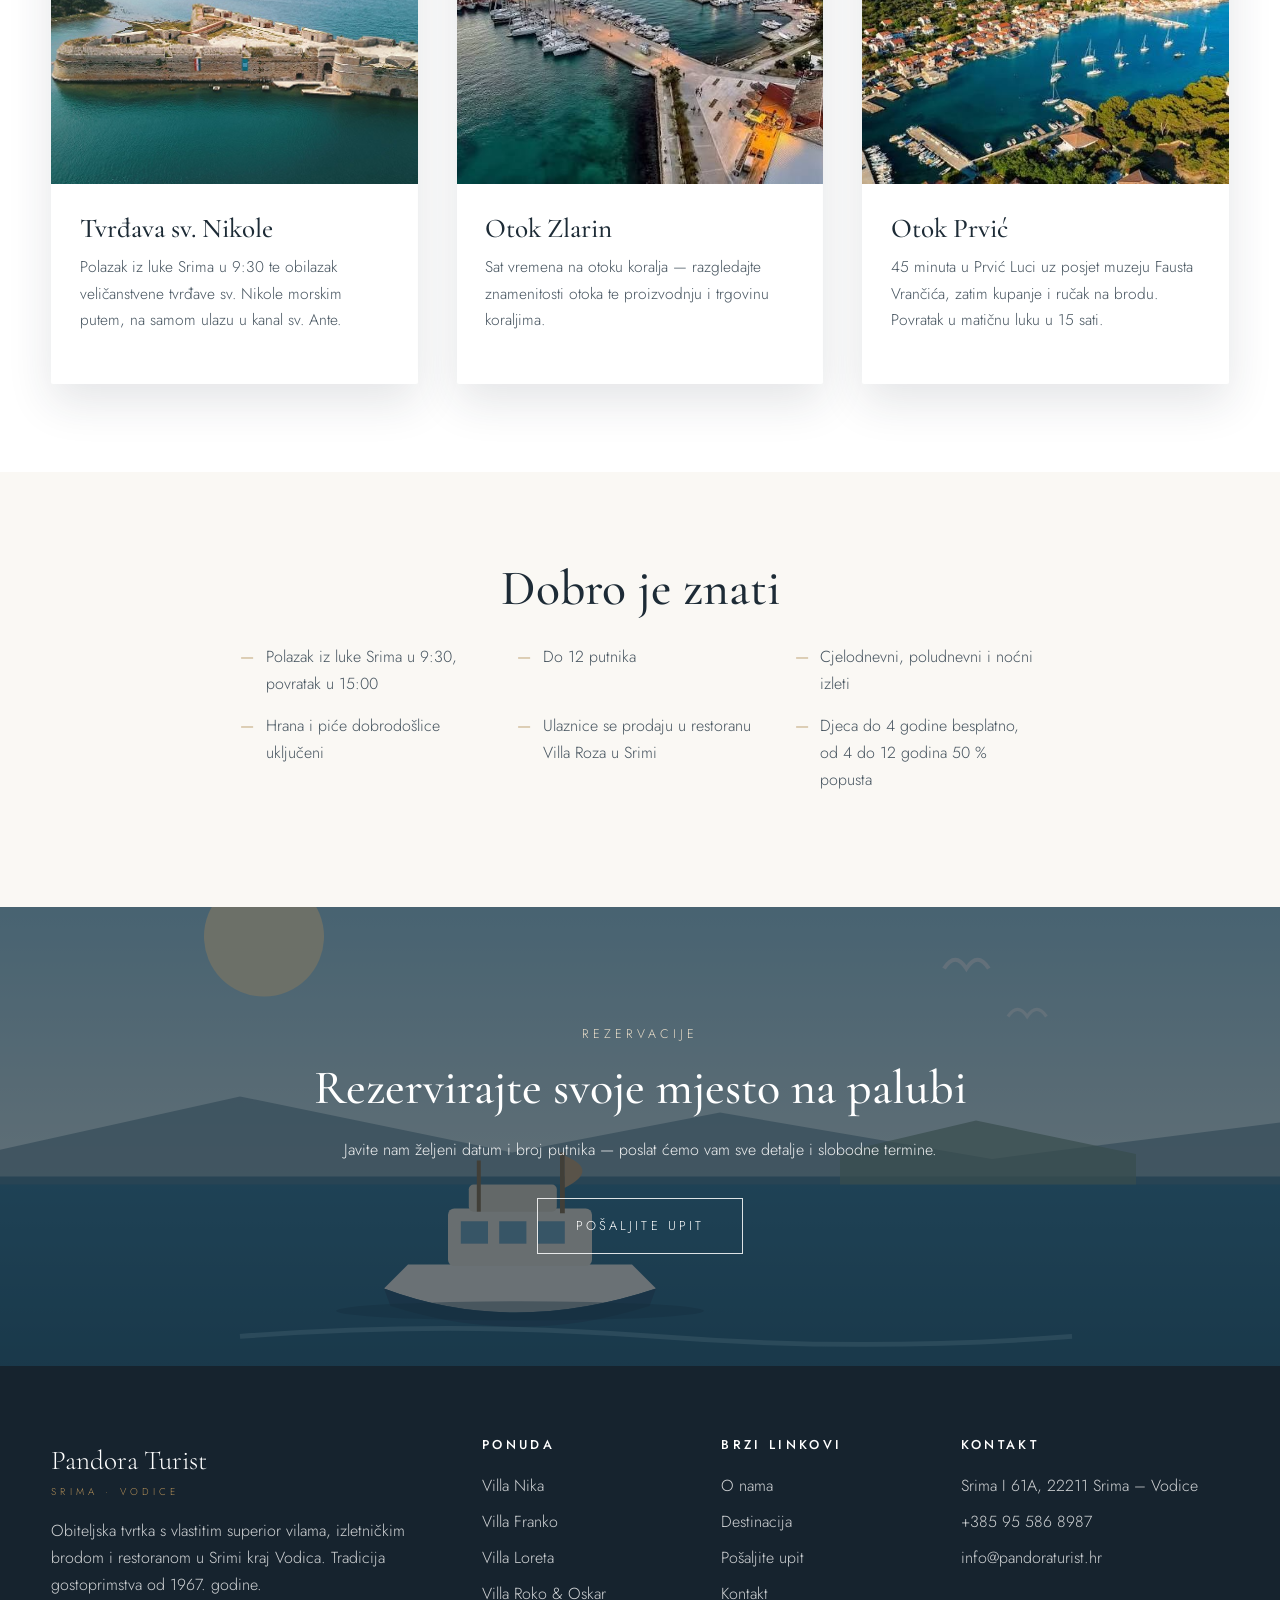
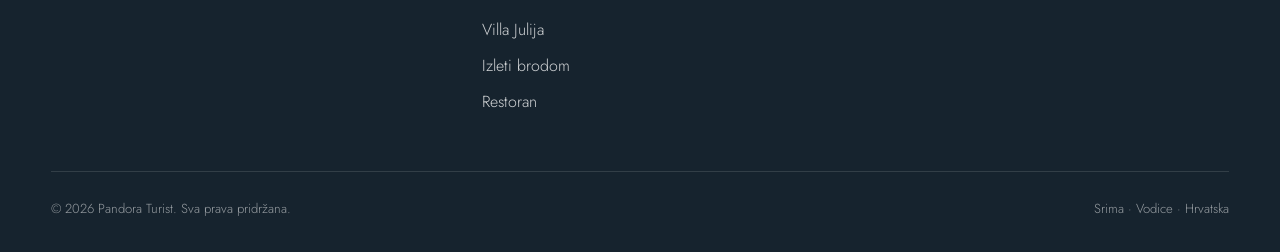
<file: izleti-brodom.html>
<!DOCTYPE html>
<html lang="hr">
<head>
  <meta charset="UTF-8">
  <meta name="viewport" content="width=device-width, initial-scale=1.0">
  <title>Izleti brodom Roko &amp; Oskar — Kornati, Krka, šibenski arhipelag | Pandora Turist</title>
  <meta name="description" content="Poludnevni i cjelodnevni izleti brodom Roko & Oskar iz Srime kraj Vodica: NP Kornati, rijeka Krka, Šibenik i skrivene uvale šibenskog arhipelaga.">
  <link rel="icon" href="data:image/svg+xml,%3Csvg xmlns='http://www.w3.org/2000/svg' viewBox='0 0 32 32'%3E%3Crect width='32' height='32' fill='%2316232e'/%3E%3Ctext x='16' y='23' font-family='Georgia' font-size='20' fill='%23b08d57' text-anchor='middle'%3EP%3C/text%3E%3C/svg%3E">
  <link rel="preconnect" href="https://fonts.googleapis.com">
  <link rel="preconnect" href="https://fonts.gstatic.com" crossorigin>
  <link href="https://fonts.googleapis.com/css2?family=Cormorant+Garamond:ital,wght@0,400;0,500;0,600;1,400&family=Jost:wght@300;400;500&display=swap" rel="stylesheet">
  <link rel="stylesheet" href="css/style.css?v=3">
  <link rel="stylesheet" href="css/nika.css?v=3">
</head>
<body>

  <header class="site-header">
    <div class="container header-inner">
      <a class="brand" href="index.html">
        <span class="brand-name">Pandora Turist</span>
        <span class="brand-sub">Srima · Vodice</span>
      </a>
      <nav class="main-nav" id="main-nav">
        <a href="index.html#vile" data-i18n="nav.villas">Vile</a>
        <a href="izleti-brodom.html" class="active" data-i18n="nav.boat">Izleti brodom</a>
        <a href="restoran-villa-roza.html" data-i18n="nav.restaurant">Restoran</a>
        <a href="destinacija.html" data-i18n="nav.dest">Destinacija</a>
        <a href="o-nama.html" data-i18n="nav.about">O nama</a>
        <a href="index.html#kontakt" data-i18n="nav.contact">Kontakt</a>
        <div class="lang-switch">
          <button type="button" data-lang="hr">HR</button>
          <button type="button" data-lang="en">EN</button>
          <button type="button" data-lang="de">DE</button>
        </div>
      </nav>
      <button class="nav-toggle" aria-label="Izbornik">☰</button>
    </div>
  </header>

  <section class="hero hero-page">
    <div class="hero-media">
      <img src="assets/img/izleti/tvrdava-sv-nikole.jpg" alt="Tvrđava sv. Nikole ispred šibenskog kanala">
    </div>
    <div class="hero-content">
      <span class="eyebrow" data-i18n="boat.eyebrow">Izleti brodom</span>
      <h1>Roko &amp; Oskar</h1>
      <p data-i18n="bp.hero.sub">Cjelodnevni, poludnevni i noćni izleti po šibenskom arhipelagu</p>
    </div>
  </section>

  <section>
    <div class="container split reveal">
      <div class="media">
        <div class="frame"><img src="assets/img/izleti/brod-roko-i-oskar.jpg" alt="Izletnički brod Roko i Oskar ispred tvrđave sv. Nikole" loading="lazy"></div>
      </div>
      <div class="text">
        <span class="eyebrow" data-i18n="boat.eyebrow">Izleti brodom</span>
        <h2 class="section-title" data-i18n="bp.intro.title">Isplovite s nama iz Srime</h2>
        <p data-i18n="bp.intro.p1">Naš izletnički brod Roko &amp; Oskar prima do 12 putnika i nudi cjelodnevne, poludnevne i noćne izlete po šibenskom arhipelagu. Udobno smješteni u hladovini krme, uživajte u panoramskom pogledu na obale, otoke i otočiće — uz uključenu hranu i piće dobrodošlice.</p>
        <p data-i18n="bp.intro.p2">Izleti se prema vašim željama mogu organizirati i u drugačijem aranžmanu. Kapetan i posada žele vam mirno more i nezaboravan dan!</p>
      </div>
    </div>
  </section>

  <section style="background:#fff;">
    <div class="container">
      <div class="center reveal">
        <span class="eyebrow" data-i18n="bp.dest.eyebrow">Odredišta</span>
        <h2 class="section-title" data-i18n="bp.dest.title">Plan puta</h2>
      </div>
      <div class="cards">
        <article class="card reveal">
          <div class="card-media"><img src="assets/img/izleti/tvrdava-sv-nikole.jpg" alt="Tvrđava sv. Nikole iz zraka" loading="lazy"></div>
          <div class="card-body">
            <h3 data-i18n="bp.d1.title">Tvrđava sv. Nikole</h3>
            <p data-i18n="bp.d1.text">Polazak iz luke Srima u 9:30 te obilazak veličanstvene tvrđave sv. Nikole morskim putem, na samom ulazu u kanal sv. Ante.</p>
          </div>
        </article>
        <article class="card reveal">
          <div class="card-media"><img src="assets/img/izleti/zlarin.jpg" alt="Luka otoka Zlarina" loading="lazy"></div>
          <div class="card-body">
            <h3 data-i18n="bp.d2.title">Otok Zlarin</h3>
            <p data-i18n="bp.d2.text">Sat vremena na otoku koralja — razgledajte znamenitosti otoka te proizvodnju i trgovinu koraljima.</p>
          </div>
        </article>
        <article class="card reveal">
          <div class="card-media"><img src="assets/img/izleti/prvic.jpg" alt="Otok Prvić iz zraka" loading="lazy"></div>
          <div class="card-body">
            <h3 data-i18n="bp.d3.title">Otok Prvić</h3>
            <p data-i18n="bp.d3.text">45 minuta u Prvić Luci uz posjet muzeju Fausta Vrančića, zatim kupanje i ručak na brodu. Povratak u matičnu luku u 15 sati.</p>
          </div>
        </article>
      </div>
    </div>
  </section>

  <section>
    <div class="container reveal">
      <div class="center">
        <h2 class="section-title" data-i18n="bp.info.title">Dobro je znati</h2>
      </div>
      <ul class="feature-list" style="max-width:800px;margin-inline:auto;">
        <li data-i18n="bp.i1">Polazak iz luke Srima u 9:30, povratak u 15:00</li>
        <li data-i18n="bp.i2">Do 12 putnika</li>
        <li data-i18n="bp.i3">Cjelodnevni, poludnevni i noćni izleti</li>
        <li data-i18n="bp.i4">Hrana i piće dobrodošlice uključeni</li>
        <li data-i18n="bp.i5">Ulaznice se prodaju u restoranu Villa Roza u Srimi</li>
        <li data-i18n="bp.i6">Djeca do 4 godine besplatno, od 4 do 12 godina 50 % popusta</li>
      </ul>
    </div>
  </section>

  <section class="dark-band">
    <div class="band-media">
      <img src="assets/img/boat.svg" alt="Brod na moru">
    </div>
    <div class="container reveal">
      <span class="eyebrow" data-i18n="book.eyebrow">Rezervacije</span>
      <h2 data-i18n="bp.cta.title">Rezervirajte svoje mjesto na palubi</h2>
      <p data-i18n="bp.cta.text">Javite nam željeni datum i broj putnika — poslat ćemo vam sve detalje i slobodne termine.</p>
      <a class="btn btn-light" href="index.html#upit" data-i18n="nav.book">Pošaljite upit</a>
    </div>
  </section>

  <footer class="site-footer">
    <div class="container">
      <div class="footer-grid">
        <div>
          <span class="brand-name">Pandora Turist</span>
          <span class="brand-sub">Srima · Vodice</span>
          <p data-i18n="footer.blurb">Obiteljska tvrtka s vlastitim superior vilama, izletničkim brodom i restoranom u Srimi kraj Vodica. Tradicija gostoprimstva od 1967. godine.</p>
        </div>
        <div>
          <h4 data-i18n="footer.offer">Ponuda</h4>
          <ul>
            <li><a href="villa-nika.html">Villa Nika</a></li>
            <li><a href="villa-franko.html">Villa Franko</a></li>
            <li><a href="villa-loreta.html">Villa Loreta</a></li>
            <li><a href="villa-roko-i-oscar.html">Villa Roko &amp; Oskar</a></li>
            <li><a href="villa-julija.html">Villa Julija</a></li>
            <li><a href="izleti-brodom.html" data-i18n="nav.boat">Izleti brodom</a></li>
            <li><a href="restoran-villa-roza.html" data-i18n="nav.restaurant">Restoran</a></li>
          </ul>
        </div>
        <div>
          <h4 data-i18n="footer.links">Brzi linkovi</h4>
          <ul>
            <li><a href="o-nama.html" data-i18n="nav.about">O nama</a></li>
            <li><a href="destinacija.html" data-i18n="nav.dest">Destinacija</a></li>
            <li><a href="index.html#upit" data-i18n="nav.book">Pošaljite upit</a></li>
            <li><a href="index.html#kontakt" data-i18n="nav.contact">Kontakt</a></li>
          </ul>
        </div>
        <div>
          <h4 data-i18n="footer.contact">Kontakt</h4>
          <ul>
            <li>Srima I 61A, 22211 Srima – Vodice</li>
            <li><a href="tel:+385955868987">+385 95 586 8987</a></li>
            <li><a href="mailto:info@pandoraturist.hr">info@pandoraturist.hr</a></li>
          </ul>
        </div>
      </div>
      <div class="footer-bottom">
        <span>© <span id="year">2026</span> Pandora Turist. <span data-i18n="footer.rights">Sva prava pridržana.</span></span>
        <span>Srima · Vodice · Hrvatska</span>
      </div>
    </div>
  </footer>

  <script src="js/translations.js?v=3"></script>
  <script src="js/main.js?v=3"></script>
  <script src="js/nika.js?v=3"></script>
</body>
</html>
</file>
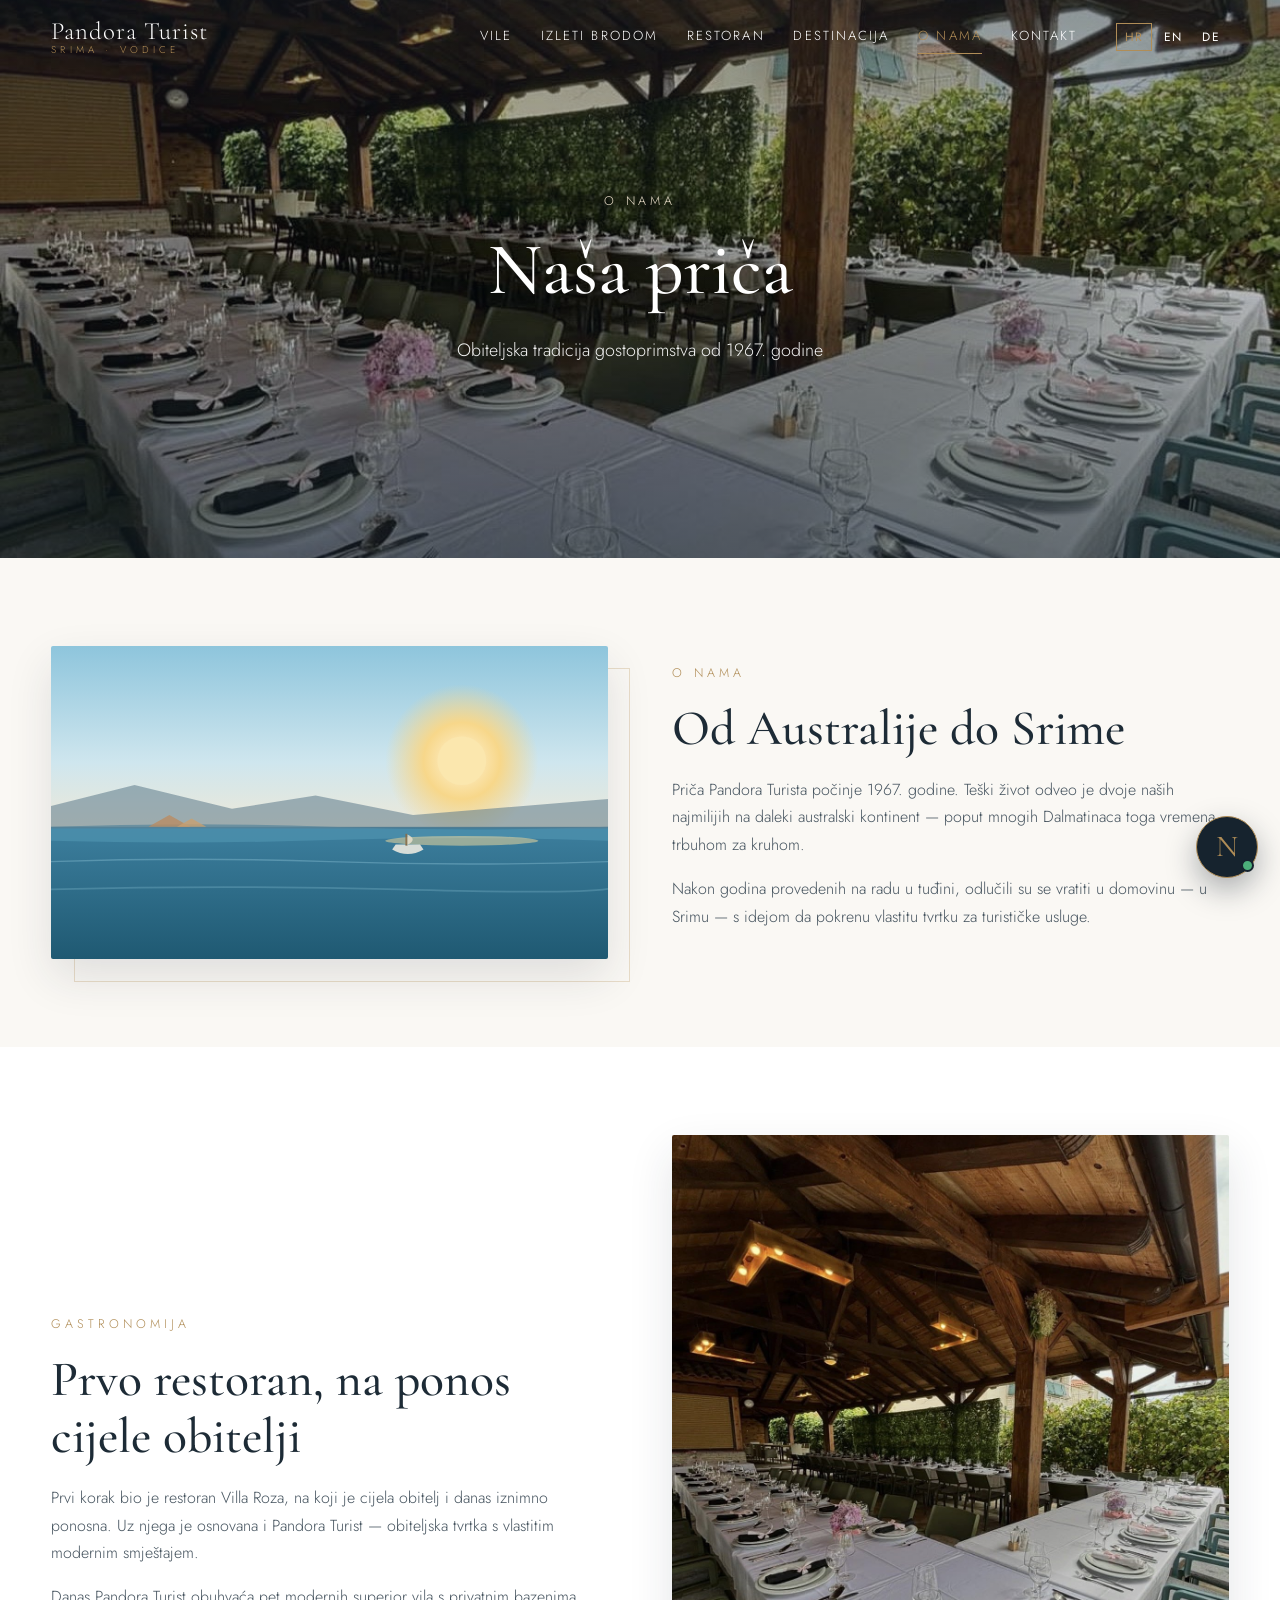
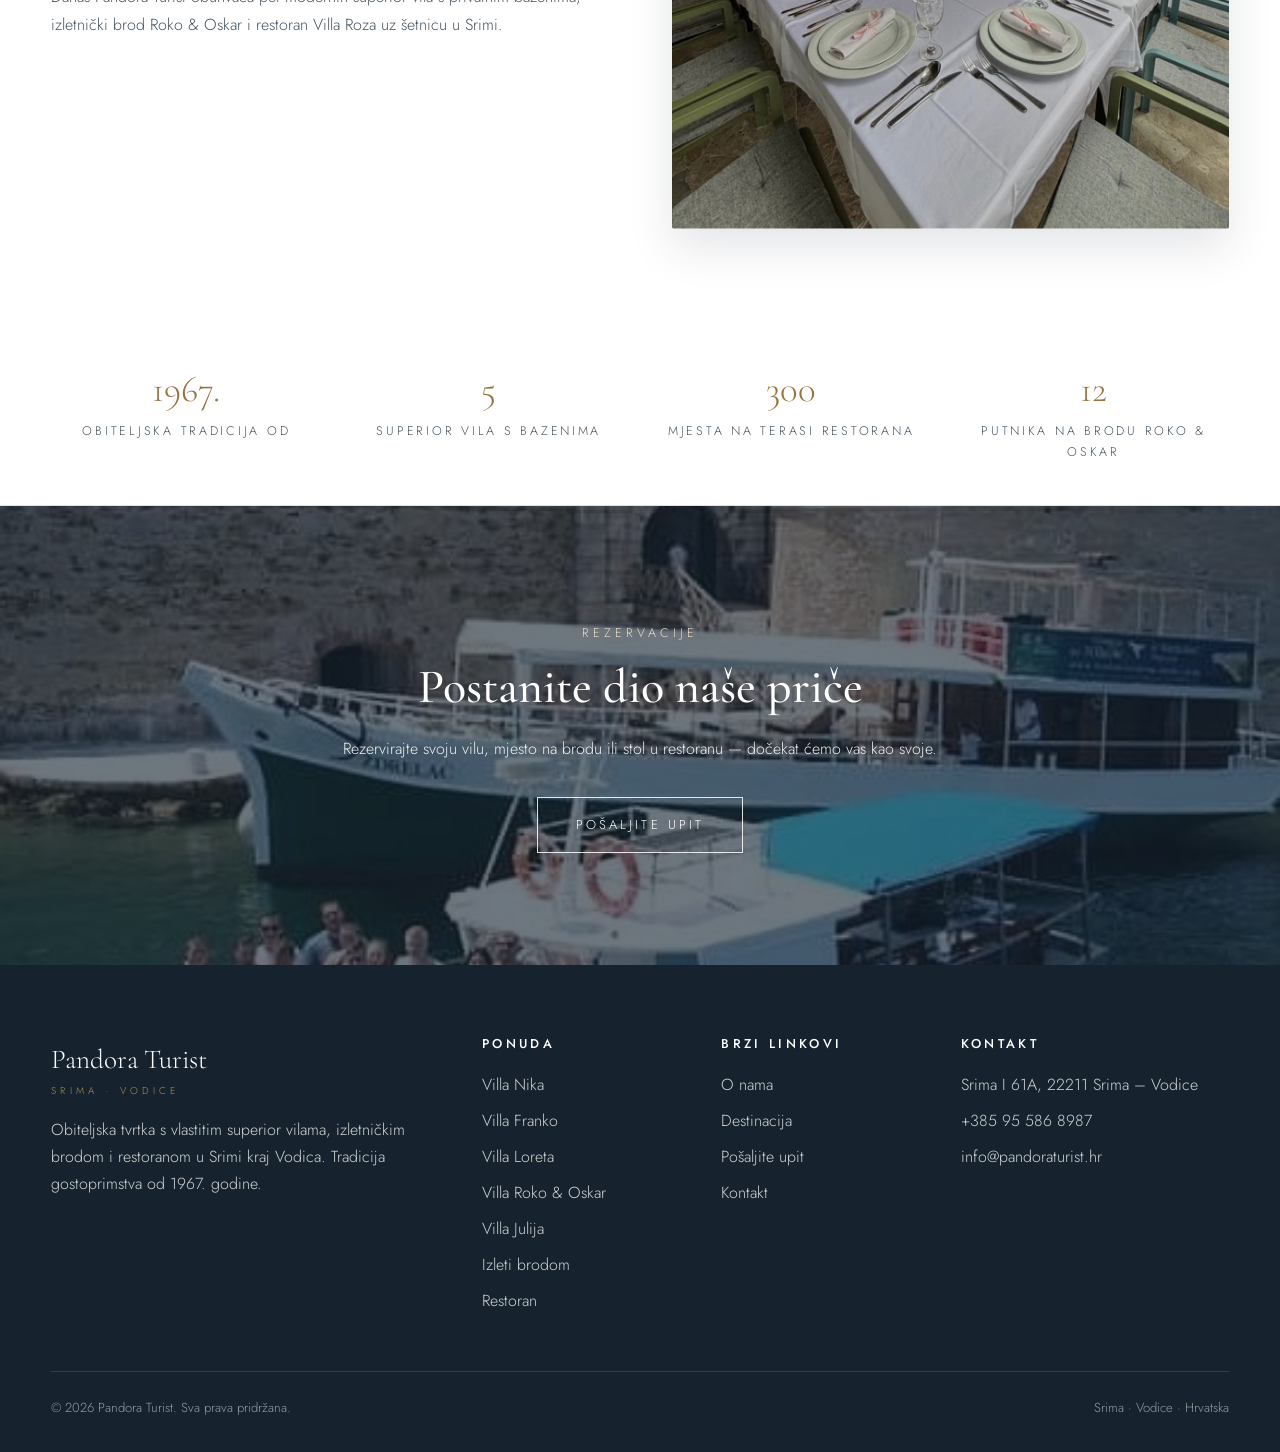
<file: o-nama.html>
<!DOCTYPE html>
<html lang="hr">
<head>
  <meta charset="UTF-8">
  <meta name="viewport" content="width=device-width, initial-scale=1.0">
  <title>O nama — Obiteljska priča od 1967. | Pandora Turist</title>
  <meta name="description" content="Priča obitelji koja se iz Australije vratila u Srimu i izgradila Pandora Turist: restoran Villa Roza, pet superior vila i izletnički brod Roko i Oskar.">
  <link rel="icon" href="data:image/svg+xml,%3Csvg xmlns='http://www.w3.org/2000/svg' viewBox='0 0 32 32'%3E%3Crect width='32' height='32' fill='%2316232e'/%3E%3Ctext x='16' y='23' font-family='Georgia' font-size='20' fill='%23b08d57' text-anchor='middle'%3EP%3C/text%3E%3C/svg%3E">
  <link rel="preconnect" href="https://fonts.googleapis.com">
  <link rel="preconnect" href="https://fonts.gstatic.com" crossorigin>
  <link href="https://fonts.googleapis.com/css2?family=Cormorant+Garamond:ital,wght@0,400;0,500;0,600;1,400&family=Jost:wght@300;400;500&display=swap" rel="stylesheet">
  <link rel="stylesheet" href="css/style.css?v=3">
  <link rel="stylesheet" href="css/nika.css?v=3">
</head>
<body>

  <header class="site-header">
    <div class="container header-inner">
      <a class="brand" href="index.html">
        <span class="brand-name">Pandora Turist</span>
        <span class="brand-sub">Srima · Vodice</span>
      </a>
      <nav class="main-nav" id="main-nav">
        <a href="index.html#vile" data-i18n="nav.villas">Vile</a>
        <a href="izleti-brodom.html" data-i18n="nav.boat">Izleti brodom</a>
        <a href="restoran-villa-roza.html" data-i18n="nav.restaurant">Restoran</a>
        <a href="destinacija.html" data-i18n="nav.dest">Destinacija</a>
        <a href="o-nama.html" class="active" data-i18n="nav.about">O nama</a>
        <a href="index.html#kontakt" data-i18n="nav.contact">Kontakt</a>
        <div class="lang-switch">
          <button type="button" data-lang="hr">HR</button>
          <button type="button" data-lang="en">EN</button>
          <button type="button" data-lang="de">DE</button>
        </div>
      </nav>
      <button class="nav-toggle" aria-label="Izbornik">☰</button>
    </div>
  </header>

  <section class="hero hero-page">
    <div class="hero-media">
      <img src="assets/img/restoran/terasa.jpg" alt="Terasa restorana Villa Roza">
    </div>
    <div class="hero-content">
      <span class="eyebrow" data-i18n="about.eyebrow">O nama</span>
      <h1 data-i18n="on.hero.title">Naša priča</h1>
      <p data-i18n="on.hero.sub">Obiteljska tradicija gostoprimstva od 1967. godine</p>
    </div>
  </section>

  <section>
    <div class="container split reveal">
      <div class="media">
        <div class="frame"><img src="assets/img/hero-srima.svg" alt="More i obala Srime" loading="lazy"></div>
      </div>
      <div class="text">
        <span class="eyebrow" data-i18n="about.eyebrow">O nama</span>
        <h2 class="section-title" data-i18n="on.s1.title">Od Australije do Srime</h2>
        <p data-i18n="on.s1.p1">Priča Pandora Turista počinje 1967. godine. Teški život odveo je dvoje naših najmilijih na daleki australski kontinent — poput mnogih Dalmatinaca toga vremena, trbuhom za kruhom.</p>
        <p data-i18n="on.s1.p2">Nakon godina provedenih na radu u tuđini, odlučili su se vratiti u domovinu — u Srimu — s idejom da pokrenu vlastitu tvrtku za turističke usluge.</p>
      </div>
    </div>
  </section>

  <section style="background:#fff;">
    <div class="container split reverse reveal">
      <div class="media">
        <div class="frame"><img src="assets/img/restoran/terasa.jpg" alt="Restoran Villa Roza" loading="lazy"></div>
      </div>
      <div class="text">
        <span class="eyebrow" data-i18n="rest.eyebrow">Gastronomija</span>
        <h2 class="section-title" data-i18n="on.s2.title">Prvo restoran, na ponos cijele obitelji</h2>
        <p data-i18n="on.s2.p1">Prvi korak bio je restoran Villa Roza, na koji je cijela obitelj i danas iznimno ponosna. Uz njega je osnovana i Pandora Turist — obiteljska tvrtka s vlastitim modernim smještajem.</p>
        <p data-i18n="on.s2.p2">Danas Pandora Turist obuhvaća pet modernih superior vila s privatnim bazenima, izletnički brod Roko &amp; Oskar i restoran Villa Roza uz šetnicu u Srimi.</p>
      </div>
    </div>
  </section>

  <div class="highlights">
    <div class="container highlights-grid">
      <div class="highlight">
        <div class="num" data-i18n="hl.1.num">1967.</div>
        <div class="label" data-i18n="hl.1.label">Obiteljska tradicija od</div>
      </div>
      <div class="highlight">
        <div class="num" data-i18n="hl.3.num">5</div>
        <div class="label" data-i18n="hl.3.label">Superior vila s bazenima</div>
      </div>
      <div class="highlight">
        <div class="num" data-i18n="hl.4.num">300</div>
        <div class="label" data-i18n="hl.4.label">Mjesta na terasi restorana</div>
      </div>
      <div class="highlight">
        <div class="num" data-i18n="on.hl.num">12</div>
        <div class="label" data-i18n="on.hl.label">Putnika na brodu Roko &amp; Oskar</div>
      </div>
    </div>
  </div>

  <section class="dark-band">
    <div class="band-media">
      <img src="assets/img/izleti/brod-roko-i-oskar.jpg" alt="Brod Roko i Oskar" loading="lazy">
    </div>
    <div class="container reveal">
      <span class="eyebrow" data-i18n="book.eyebrow">Rezervacije</span>
      <h2 data-i18n="on.cta.title">Postanite dio naše priče</h2>
      <p data-i18n="on.cta.text">Rezervirajte svoju vilu, mjesto na brodu ili stol u restoranu — dočekat ćemo vas kao svoje.</p>
      <a class="btn btn-light" href="index.html#upit" data-i18n="nav.book">Pošaljite upit</a>
    </div>
  </section>

  <footer class="site-footer">
    <div class="container">
      <div class="footer-grid">
        <div>
          <span class="brand-name">Pandora Turist</span>
          <span class="brand-sub">Srima · Vodice</span>
          <p data-i18n="footer.blurb">Obiteljska tvrtka s vlastitim superior vilama, izletničkim brodom i restoranom u Srimi kraj Vodica. Tradicija gostoprimstva od 1967. godine.</p>
        </div>
        <div>
          <h4 data-i18n="footer.offer">Ponuda</h4>
          <ul>
            <li><a href="villa-nika.html">Villa Nika</a></li>
            <li><a href="villa-franko.html">Villa Franko</a></li>
            <li><a href="villa-loreta.html">Villa Loreta</a></li>
            <li><a href="villa-roko-i-oscar.html">Villa Roko &amp; Oskar</a></li>
            <li><a href="villa-julija.html">Villa Julija</a></li>
            <li><a href="izleti-brodom.html" data-i18n="nav.boat">Izleti brodom</a></li>
            <li><a href="restoran-villa-roza.html" data-i18n="nav.restaurant">Restoran</a></li>
          </ul>
        </div>
        <div>
          <h4 data-i18n="footer.links">Brzi linkovi</h4>
          <ul>
            <li><a href="o-nama.html" data-i18n="nav.about">O nama</a></li>
            <li><a href="destinacija.html" data-i18n="nav.dest">Destinacija</a></li>
            <li><a href="index.html#upit" data-i18n="nav.book">Pošaljite upit</a></li>
            <li><a href="index.html#kontakt" data-i18n="nav.contact">Kontakt</a></li>
          </ul>
        </div>
        <div>
          <h4 data-i18n="footer.contact">Kontakt</h4>
          <ul>
            <li>Srima I 61A, 22211 Srima – Vodice</li>
            <li><a href="tel:+385955868987">+385 95 586 8987</a></li>
            <li><a href="mailto:info@pandoraturist.hr">info@pandoraturist.hr</a></li>
          </ul>
        </div>
      </div>
      <div class="footer-bottom">
        <span>© <span id="year">2026</span> Pandora Turist. <span data-i18n="footer.rights">Sva prava pridržana.</span></span>
        <span>Srima · Vodice · Hrvatska</span>
      </div>
    </div>
  </footer>

  <script src="js/translations.js?v=3"></script>
  <script src="js/main.js?v=3"></script>
  <script src="js/nika.js?v=3"></script>
</body>
</html>
</file>
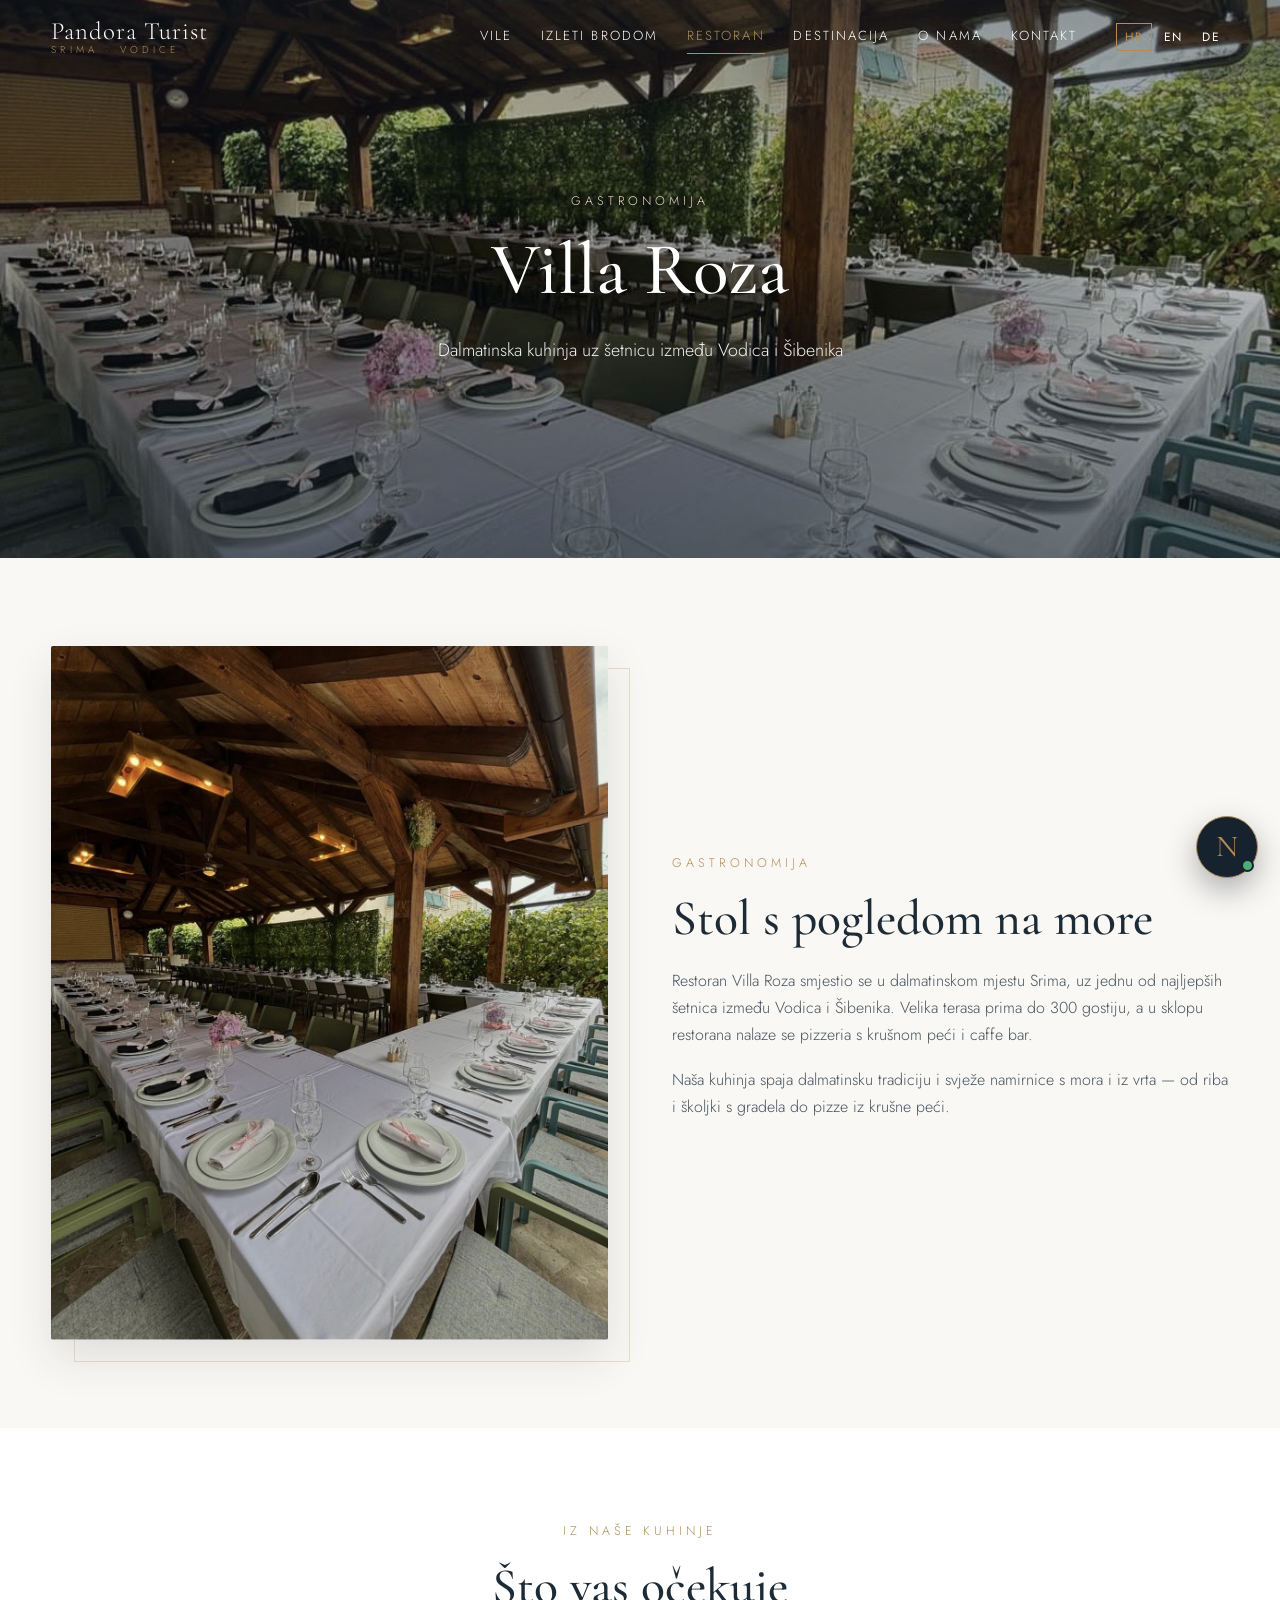
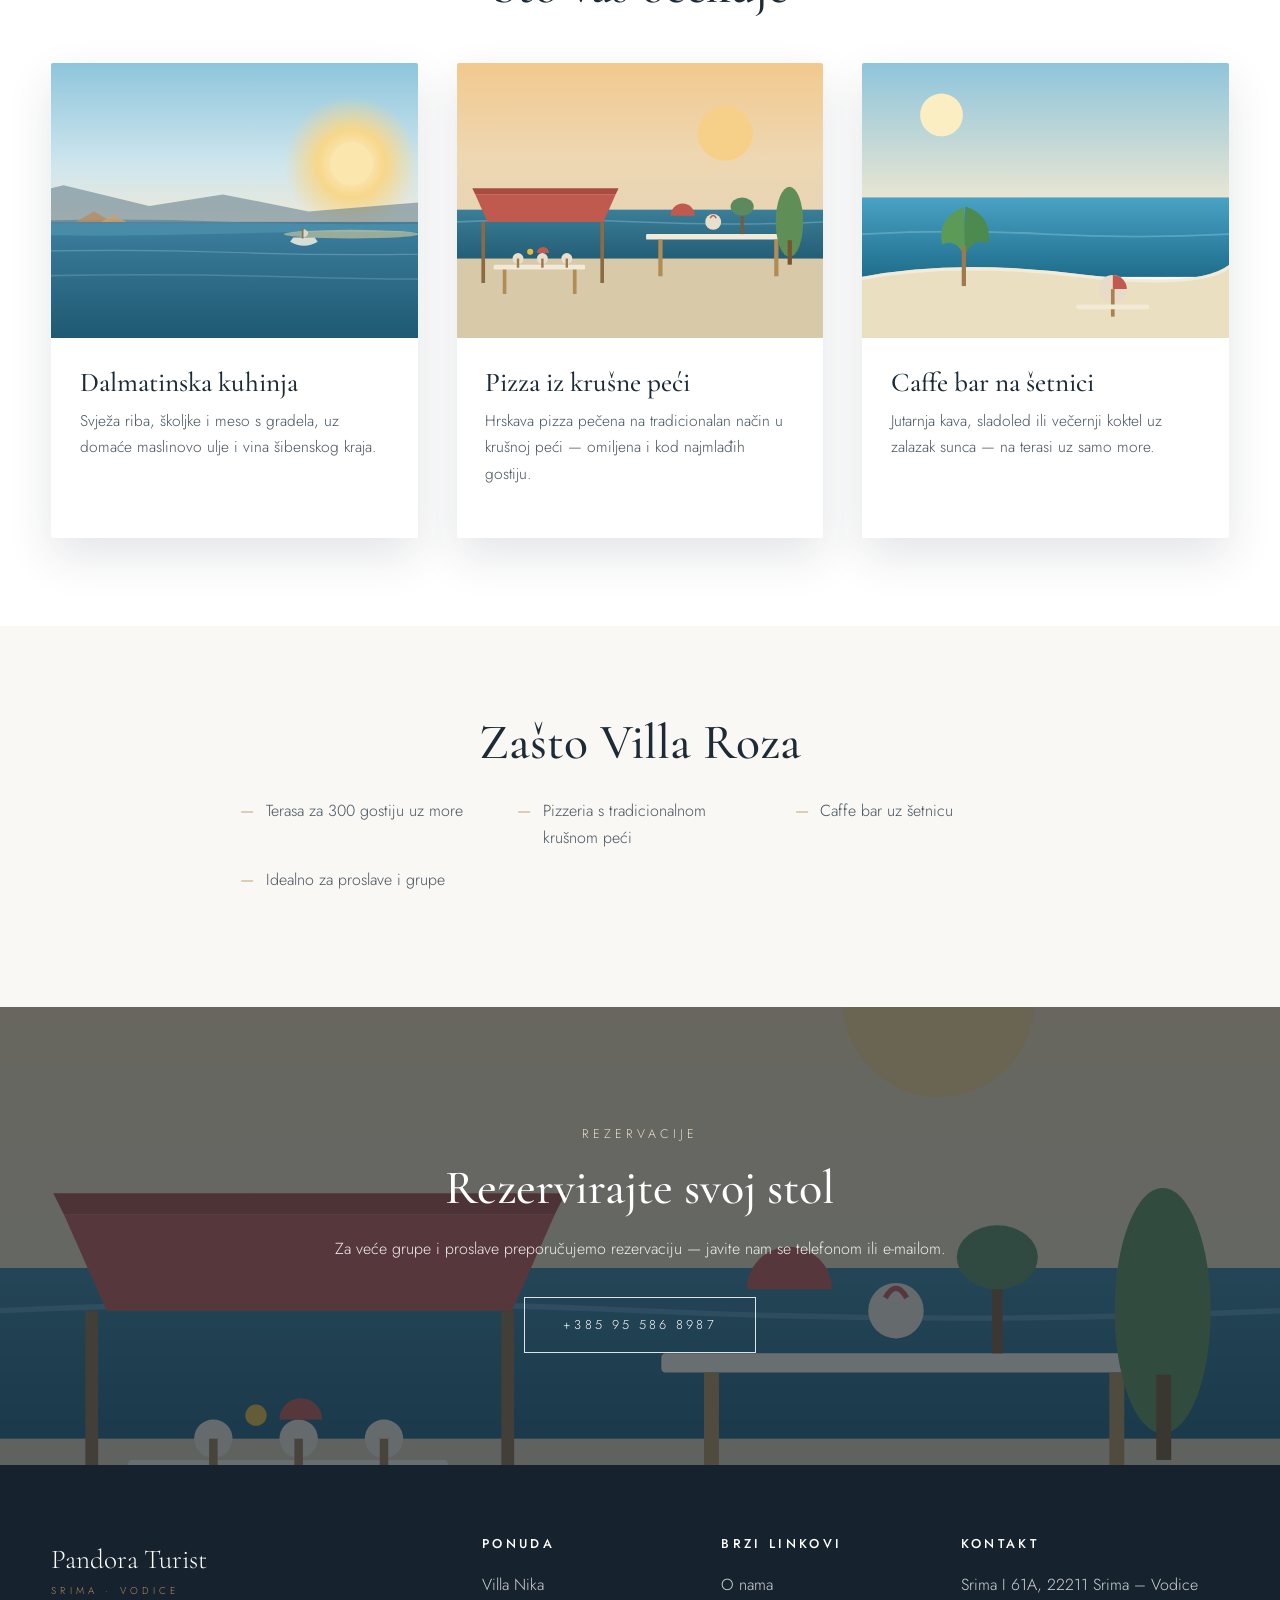
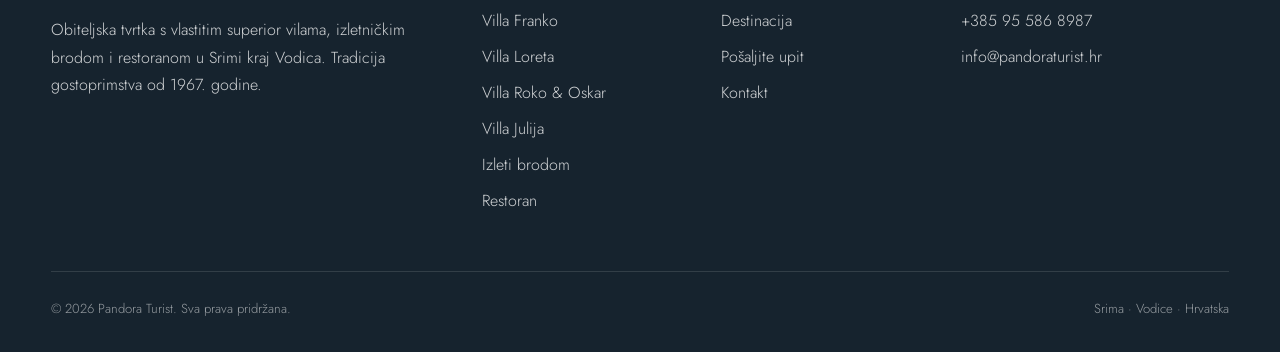
<file: restoran-villa-roza.html>
<!DOCTYPE html>
<html lang="hr">
<head>
  <meta charset="UTF-8">
  <meta name="viewport" content="width=device-width, initial-scale=1.0">
  <title>Restoran Villa Roza — Srima, Vodice | Pandora Turist</title>
  <meta name="description" content="Restoran Villa Roza u Srimi između Vodica i Šibenika: terasa za 300 gostiju uz more, pizzeria s krušnom peći i caffe bar. Dalmatinska kuhinja i svježa riba.">
  <link rel="icon" href="data:image/svg+xml,%3Csvg xmlns='http://www.w3.org/2000/svg' viewBox='0 0 32 32'%3E%3Crect width='32' height='32' fill='%2316232e'/%3E%3Ctext x='16' y='23' font-family='Georgia' font-size='20' fill='%23b08d57' text-anchor='middle'%3EP%3C/text%3E%3C/svg%3E">
  <link rel="preconnect" href="https://fonts.googleapis.com">
  <link rel="preconnect" href="https://fonts.gstatic.com" crossorigin>
  <link href="https://fonts.googleapis.com/css2?family=Cormorant+Garamond:ital,wght@0,400;0,500;0,600;1,400&family=Jost:wght@300;400;500&display=swap" rel="stylesheet">
  <link rel="stylesheet" href="css/style.css?v=3">
  <link rel="stylesheet" href="css/nika.css?v=3">
</head>
<body>

  <header class="site-header">
    <div class="container header-inner">
      <a class="brand" href="index.html">
        <span class="brand-name">Pandora Turist</span>
        <span class="brand-sub">Srima · Vodice</span>
      </a>
      <nav class="main-nav" id="main-nav">
        <a href="index.html#vile" data-i18n="nav.villas">Vile</a>
        <a href="izleti-brodom.html" data-i18n="nav.boat">Izleti brodom</a>
        <a href="restoran-villa-roza.html" class="active" data-i18n="nav.restaurant">Restoran</a>
        <a href="destinacija.html" data-i18n="nav.dest">Destinacija</a>
        <a href="o-nama.html" data-i18n="nav.about">O nama</a>
        <a href="index.html#kontakt" data-i18n="nav.contact">Kontakt</a>
        <div class="lang-switch">
          <button type="button" data-lang="hr">HR</button>
          <button type="button" data-lang="en">EN</button>
          <button type="button" data-lang="de">DE</button>
        </div>
      </nav>
      <button class="nav-toggle" aria-label="Izbornik">☰</button>
    </div>
  </header>

  <section class="hero hero-page">
    <div class="hero-media">
      <img src="assets/img/restoran/terasa.jpg" alt="Natkrivena terasa restorana Villa Roza">
    </div>
    <div class="hero-content">
      <span class="eyebrow" data-i18n="rest.eyebrow">Gastronomija</span>
      <h1>Villa Roza</h1>
      <p data-i18n="rp.hero.sub">Dalmatinska kuhinja uz šetnicu između Vodica i Šibenika</p>
    </div>
  </section>

  <section>
    <div class="container split reveal">
      <div class="media">
        <div class="frame"><img src="assets/img/restoran/terasa.jpg" alt="Postavljeni stolovi na natkrivenoj terasi restorana Villa Roza" loading="lazy"></div>
      </div>
      <div class="text">
        <span class="eyebrow" data-i18n="rest.eyebrow">Gastronomija</span>
        <h2 class="section-title" data-i18n="rp.intro.title">Stol s pogledom na more</h2>
        <p data-i18n="rp.intro.p1">Restoran Villa Roza smjestio se u dalmatinskom mjestu Srima, uz jednu od najljepših šetnica između Vodica i Šibenika. Velika terasa prima do 300 gostiju, a u sklopu restorana nalaze se pizzeria s krušnom peći i caffe bar.</p>
        <p data-i18n="rp.intro.p2">Naša kuhinja spaja dalmatinsku tradiciju i svježe namirnice s mora i iz vrta — od riba i školjki s gradela do pizze iz krušne peći.</p>
      </div>
    </div>
  </section>

  <section style="background:#fff;">
    <div class="container">
      <div class="center reveal">
        <span class="eyebrow" data-i18n="rp.menu.eyebrow">Iz naše kuhinje</span>
        <h2 class="section-title" data-i18n="rp.menu.title">Što vas očekuje</h2>
      </div>
      <div class="cards">
        <article class="card reveal">
          <div class="card-media"><img src="assets/img/hero-srima.svg" alt="Dalmatinska kuhinja"></div>
          <div class="card-body">
            <h3 data-i18n="rp.m1.title">Dalmatinska kuhinja</h3>
            <p data-i18n="rp.m1.text">Svježa riba, školjke i meso s gradela, uz domaće maslinovo ulje i vina šibenskog kraja.</p>
          </div>
        </article>
        <article class="card reveal">
          <div class="card-media"><img src="assets/img/restaurant.svg" alt="Pizza iz krušne peći"></div>
          <div class="card-body">
            <h3 data-i18n="rp.m2.title">Pizza iz krušne peći</h3>
            <p data-i18n="rp.m2.text">Hrskava pizza pečena na tradicionalan način u krušnoj peći — omiljena i kod najmlađih gostiju.</p>
          </div>
        </article>
        <article class="card reveal">
          <div class="card-media"><img src="assets/img/beach.svg" alt="Caffe bar na šetnici"></div>
          <div class="card-body">
            <h3 data-i18n="rp.m3.title">Caffe bar na šetnici</h3>
            <p data-i18n="rp.m3.text">Jutarnja kava, sladoled ili večernji koktel uz zalazak sunca — na terasi uz samo more.</p>
          </div>
        </article>
      </div>
    </div>
  </section>

  <section>
    <div class="container reveal">
      <div class="center">
        <h2 class="section-title" data-i18n="rp.feat.title">Zašto Villa Roza</h2>
      </div>
      <ul class="feature-list" style="max-width:800px;margin-inline:auto;">
        <li data-i18n="rp.ft1">Terasa za 300 gostiju uz more</li>
        <li data-i18n="rp.ft2">Pizzeria s tradicionalnom krušnom peći</li>
        <li data-i18n="rp.ft3">Caffe bar uz šetnicu</li>
        <li data-i18n="rp.ft4">Idealno za proslave i grupe</li>
      </ul>
    </div>
  </section>

  <section class="dark-band">
    <div class="band-media">
      <img src="assets/img/restaurant.svg" alt="Terasa restorana u zalazak sunca">
    </div>
    <div class="container reveal">
      <span class="eyebrow" data-i18n="book.eyebrow">Rezervacije</span>
      <h2 data-i18n="rp.cta.title">Rezervirajte svoj stol</h2>
      <p data-i18n="rp.cta.text">Za veće grupe i proslave preporučujemo rezervaciju — javite nam se telefonom ili e-mailom.</p>
      <a class="btn btn-light" href="tel:+385955868987">+385 95 586 8987</a>
    </div>
  </section>

  <footer class="site-footer">
    <div class="container">
      <div class="footer-grid">
        <div>
          <span class="brand-name">Pandora Turist</span>
          <span class="brand-sub">Srima · Vodice</span>
          <p data-i18n="footer.blurb">Obiteljska tvrtka s vlastitim superior vilama, izletničkim brodom i restoranom u Srimi kraj Vodica. Tradicija gostoprimstva od 1967. godine.</p>
        </div>
        <div>
          <h4 data-i18n="footer.offer">Ponuda</h4>
          <ul>
            <li><a href="villa-nika.html">Villa Nika</a></li>
            <li><a href="villa-franko.html">Villa Franko</a></li>
            <li><a href="villa-loreta.html">Villa Loreta</a></li>
            <li><a href="villa-roko-i-oscar.html">Villa Roko &amp; Oskar</a></li>
            <li><a href="villa-julija.html">Villa Julija</a></li>
            <li><a href="izleti-brodom.html" data-i18n="nav.boat">Izleti brodom</a></li>
            <li><a href="restoran-villa-roza.html" data-i18n="nav.restaurant">Restoran</a></li>
          </ul>
        </div>
        <div>
          <h4 data-i18n="footer.links">Brzi linkovi</h4>
          <ul>
            <li><a href="o-nama.html" data-i18n="nav.about">O nama</a></li>
            <li><a href="destinacija.html" data-i18n="nav.dest">Destinacija</a></li>
            <li><a href="index.html#upit" data-i18n="nav.book">Pošaljite upit</a></li>
            <li><a href="index.html#kontakt" data-i18n="nav.contact">Kontakt</a></li>
          </ul>
        </div>
        <div>
          <h4 data-i18n="footer.contact">Kontakt</h4>
          <ul>
            <li>Srima I 61A, 22211 Srima – Vodice</li>
            <li><a href="tel:+385955868987">+385 95 586 8987</a></li>
            <li><a href="mailto:info@pandoraturist.hr">info@pandoraturist.hr</a></li>
          </ul>
        </div>
      </div>
      <div class="footer-bottom">
        <span>© <span id="year">2026</span> Pandora Turist. <span data-i18n="footer.rights">Sva prava pridržana.</span></span>
        <span>Srima · Vodice · Hrvatska</span>
      </div>
    </div>
  </footer>

  <script src="js/translations.js?v=3"></script>
  <script src="js/main.js?v=3"></script>
  <script src="js/nika.js?v=3"></script>
</body>
</html>
</file>
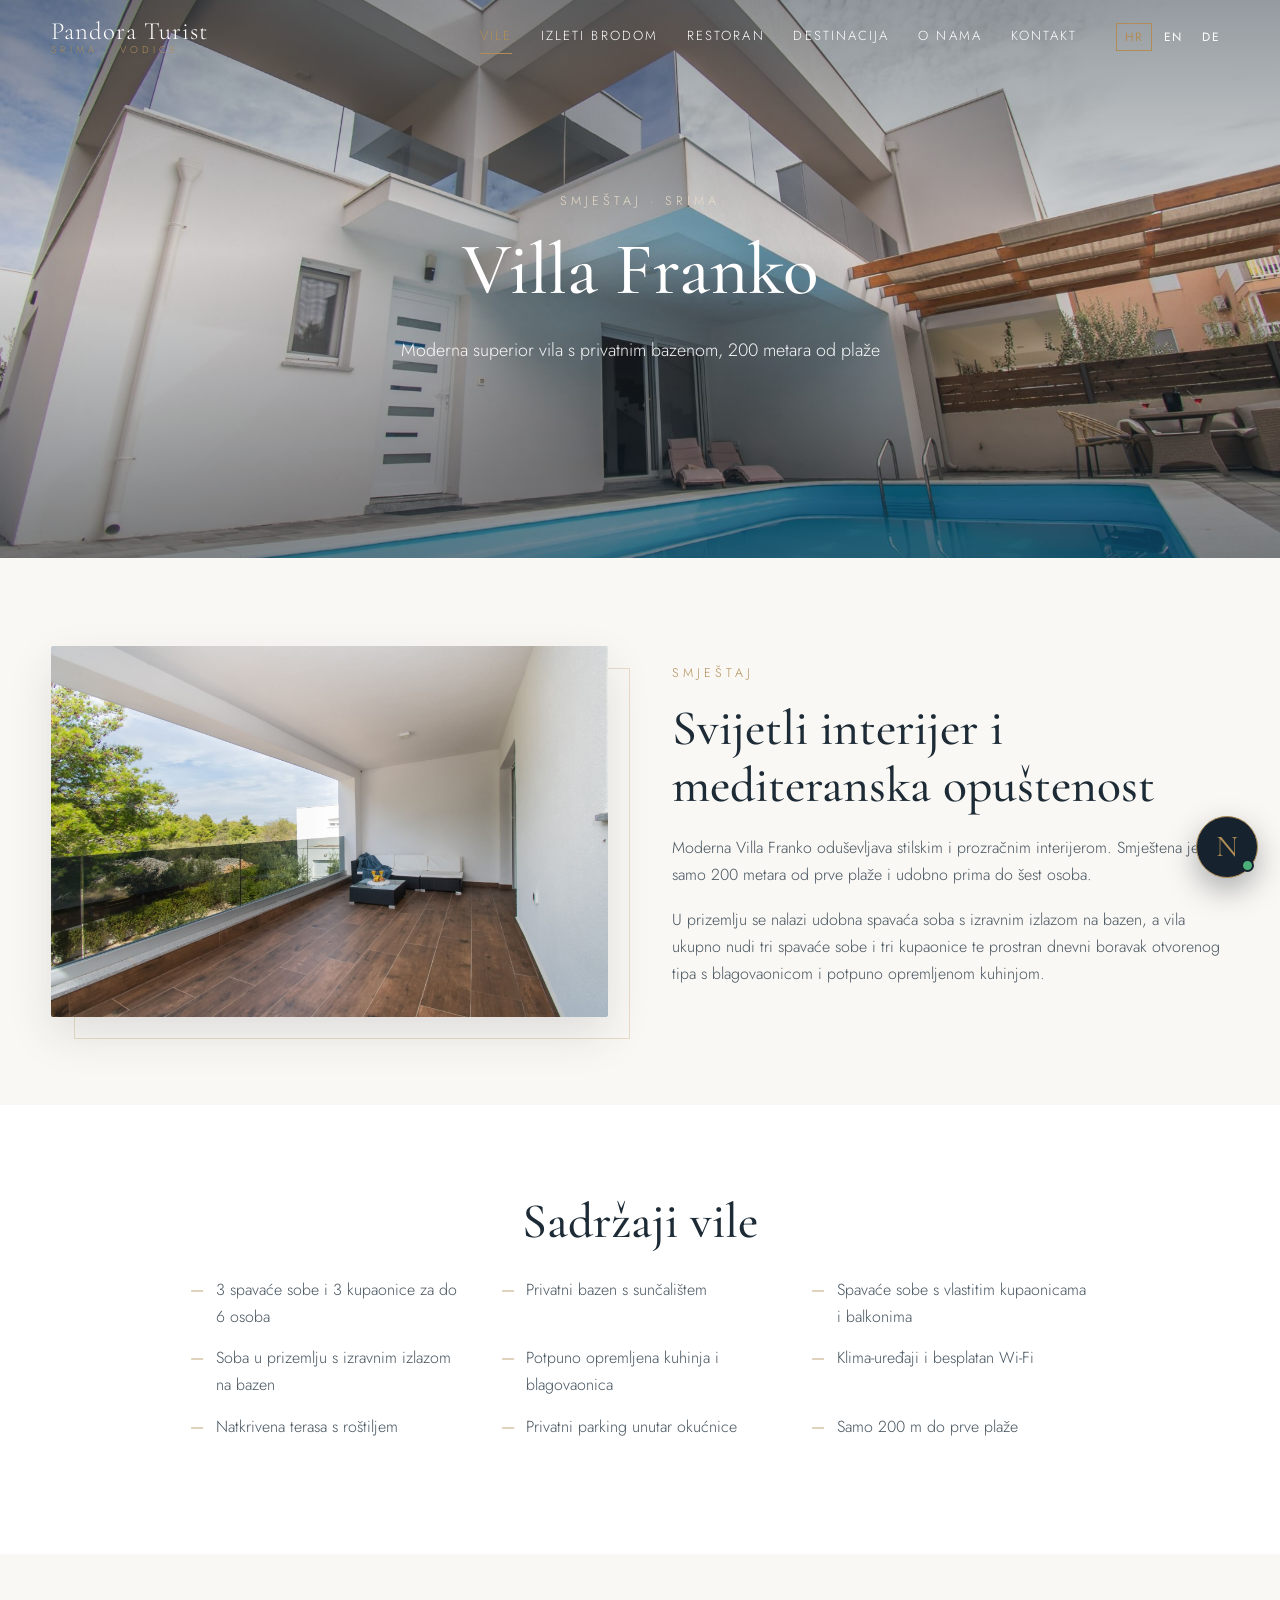
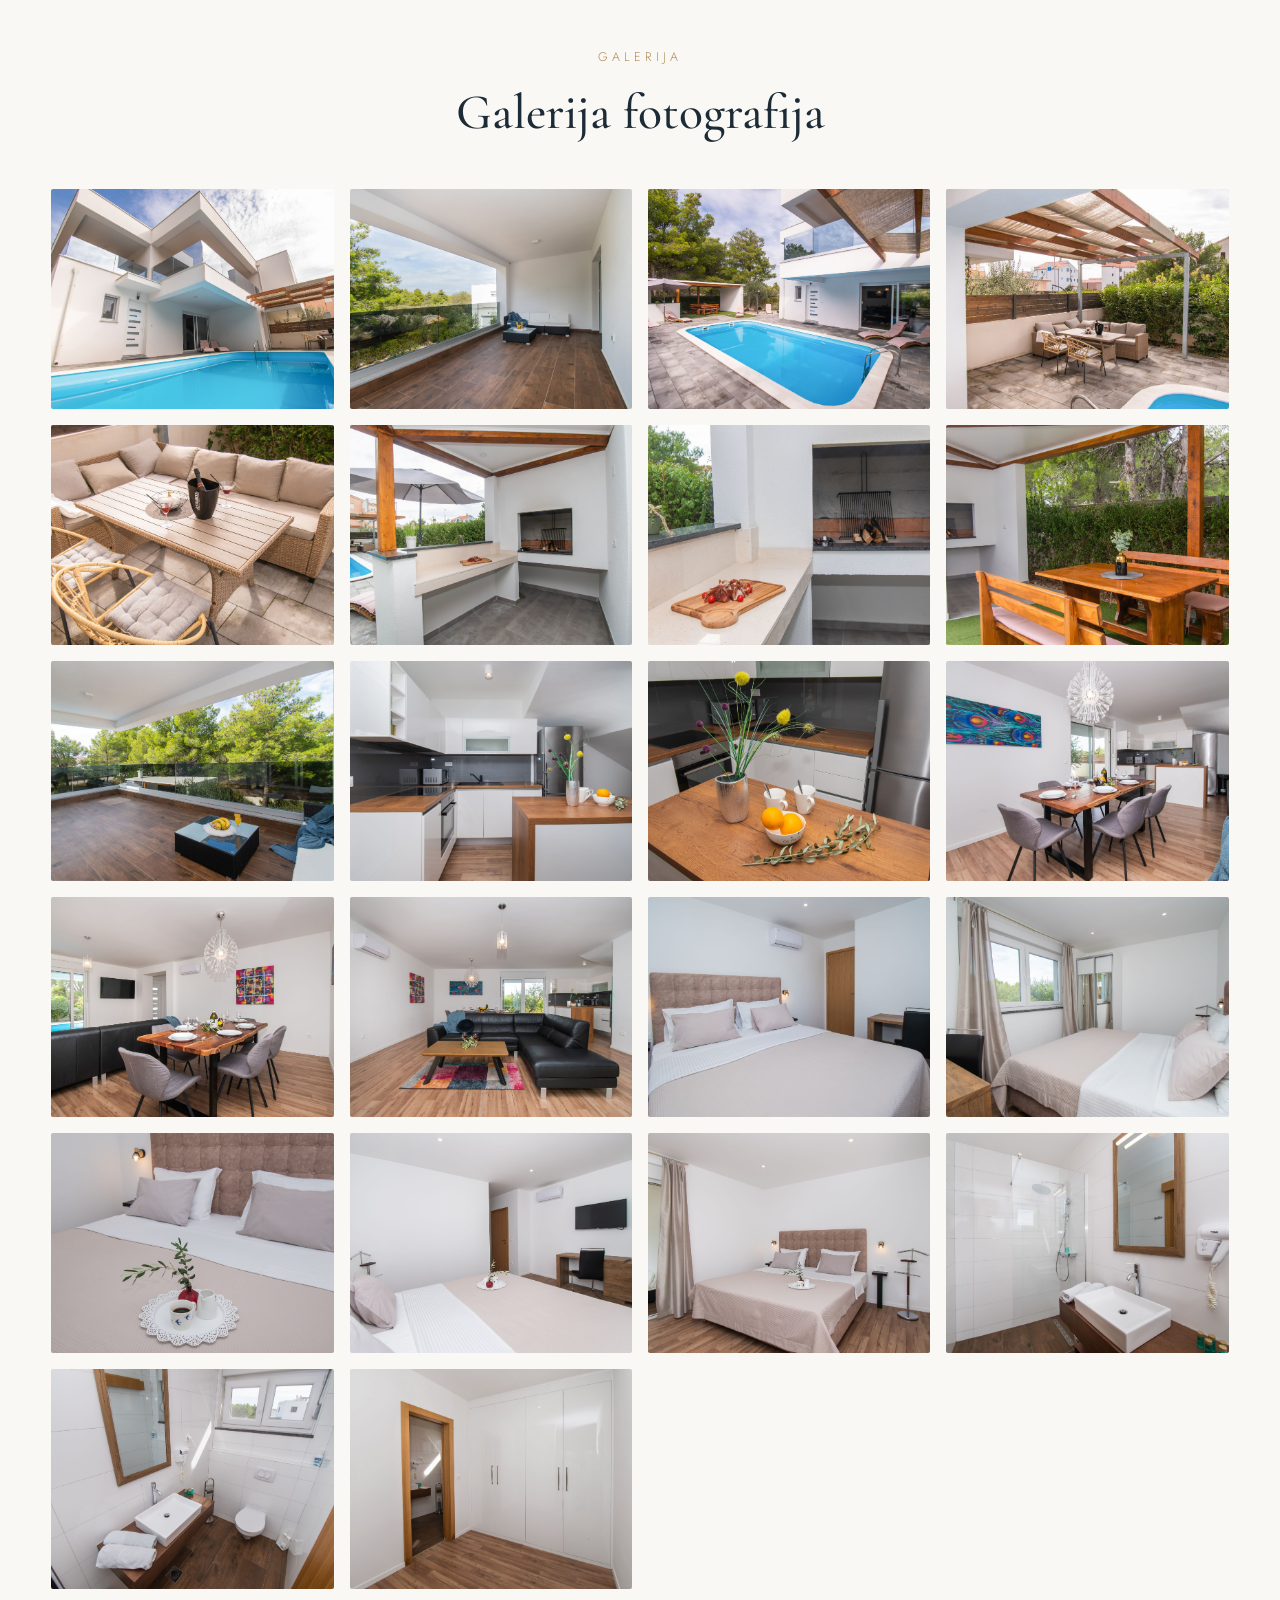
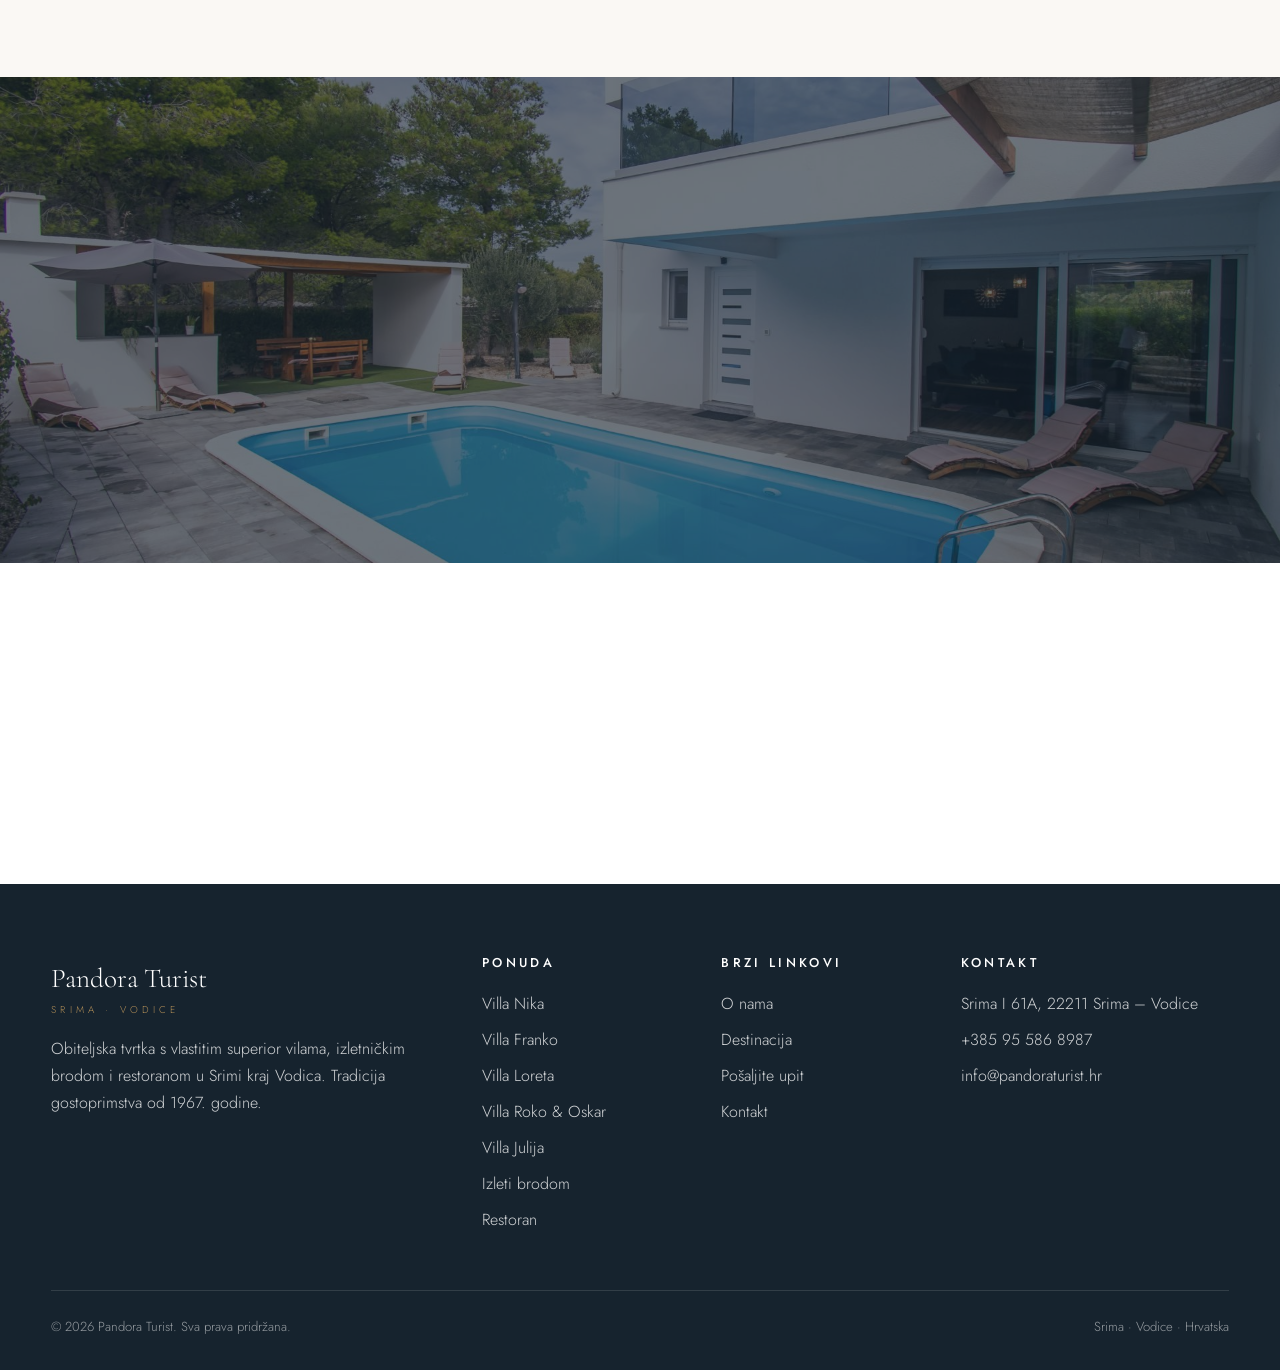
<file: villa-franko.html>
<!DOCTYPE html>
<html lang="hr">
<head>
  <meta charset="UTF-8">
  <meta name="viewport" content="width=device-width, initial-scale=1.0">
  <title>Villa Franko — Vila s bazenom u Srimi kraj Vodica | Pandora Turist</title>
  <meta name="description" content="Villa Franko u Srimi kraj Vodica: moderna superior vila s privatnim bazenom za do 6 osoba, samo 200 metara od plaže.">
  <link rel="icon" href="data:image/svg+xml,%3Csvg xmlns='http://www.w3.org/2000/svg' viewBox='0 0 32 32'%3E%3Crect width='32' height='32' fill='%2316232e'/%3E%3Ctext x='16' y='23' font-family='Georgia' font-size='20' fill='%23b08d57' text-anchor='middle'%3EP%3C/text%3E%3C/svg%3E">
  <link rel="preconnect" href="https://fonts.googleapis.com">
  <link rel="preconnect" href="https://fonts.gstatic.com" crossorigin>
  <link href="https://fonts.googleapis.com/css2?family=Cormorant+Garamond:ital,wght@0,400;0,500;0,600;1,400&family=Jost:wght@300;400;500&display=swap" rel="stylesheet">
  <link rel="stylesheet" href="css/style.css?v=3">
  <link rel="stylesheet" href="css/nika.css?v=3">
</head>
<body>

  <header class="site-header">
    <div class="container header-inner">
      <a class="brand" href="index.html">
        <span class="brand-name">Pandora Turist</span>
        <span class="brand-sub">Srima · Vodice</span>
      </a>
      <nav class="main-nav" id="main-nav">
        <a href="index.html#vile" class="active" data-i18n="nav.villas">Vile</a>
        <a href="izleti-brodom.html" data-i18n="nav.boat">Izleti brodom</a>
        <a href="restoran-villa-roza.html" data-i18n="nav.restaurant">Restoran</a>
        <a href="destinacija.html" data-i18n="nav.dest">Destinacija</a>
        <a href="o-nama.html" data-i18n="nav.about">O nama</a>
        <a href="index.html#kontakt" data-i18n="nav.contact">Kontakt</a>
        <div class="lang-switch">
          <button type="button" data-lang="hr">HR</button>
          <button type="button" data-lang="en">EN</button>
          <button type="button" data-lang="de">DE</button>
        </div>
      </nav>
      <button class="nav-toggle" aria-label="Izbornik">☰</button>
    </div>
  </header>

  <section class="hero hero-page">
    <div class="hero-media">
      <img src="assets/img/franko/franko-01.jpg" alt="Villa Franko">
    </div>
    <div class="hero-content">
      <span class="eyebrow" data-i18n="vp.eyebrow">Smještaj · Srima</span>
      <h1>Villa Franko</h1>
      <p data-i18n="vf.hero.sub">Moderna superior vila s privatnim bazenom, 200 metara od plaže</p>
    </div>
  </section>

  <section>
    <div class="container split reveal">
      <div class="media">
        <div class="frame"><img src="assets/img/franko/franko-02.jpg" alt="Interijer — Villa Franko" loading="lazy"></div>
      </div>
      <div class="text">
        <span class="eyebrow" data-i18n="villas.eyebrow">Smještaj</span>
        <h2 class="section-title" data-i18n="vf.intro.title">Svijetli interijer i mediteranska opuštenost</h2>
        <p data-i18n="vf.intro.p1">Moderna Villa Franko oduševljava stilskim i prozračnim interijerom. Smještena je samo 200 metara od prve plaže i udobno prima do šest osoba.</p>
        <p data-i18n="vf.intro.p2">U prizemlju se nalazi udobna spavaća soba s izravnim izlazom na bazen, a vila ukupno nudi tri spavaće sobe i tri kupaonice te prostran dnevni boravak otvorenog tipa s blagovaonicom i potpuno opremljenom kuhinjom.</p>
      </div>
    </div>
  </section>

  <section style="background:#fff;">
    <div class="container reveal">
      <div class="center">
        <h2 class="section-title" data-i18n="vp.feat.title">Sadržaji vile</h2>
      </div>
      <ul class="feature-list" style="max-width:900px;margin-inline:auto;">
        <li data-i18n="cap.6">3 spavaće sobe i 3 kupaonice za do 6 osoba</li>
        <li data-i18n="vp.ft1">Privatni bazen s sunčalištem</li>
        <li data-i18n="vp.ft2">Spavaće sobe s vlastitim kupaonicama i balkonima</li>
        <li data-i18n="vp.ft3">Soba u prizemlju s izravnim izlazom na bazen</li>
        <li data-i18n="vp.ft4">Potpuno opremljena kuhinja i blagovaonica</li>
        <li data-i18n="vp.ft5">Klima-uređaji i besplatan Wi-Fi</li>
        <li data-i18n="vp.ft6">Natkrivena terasa s roštiljem</li>
        <li data-i18n="vp.ft7">Privatni parking unutar okućnice</li>
        <li data-i18n="vp.ft8">Samo 200 m do prve plaže</li>
      </ul>
    </div>
  </section>

  <section>
    <div class="container">
      <div class="center reveal">
        <span class="eyebrow" data-i18n="gal.eyebrow">Galerija</span>
        <h2 class="section-title" data-i18n="vp.gal.title">Galerija fotografija</h2>
      </div>
      <div class="gallery-grid reveal" data-gallery="franko" data-count="22" data-alt="Villa Franko"></div>
    </div>
  </section>

  <section class="dark-band">
    <div class="band-media">
      <img src="assets/img/franko/franko-03.jpg" alt="Villa Franko" loading="lazy">
    </div>
    <div class="container reveal">
      <span class="eyebrow" data-i18n="book.eyebrow">Rezervacije</span>
      <h2 data-i18n="vp.cta.title">Rezervirajte svoj boravak</h2>
      <p data-i18n="vp.cta.text">Pošaljite nam upit s vašim terminom i brojem gostiju — odgovaramo brzo, s najboljom ponudom.</p>
      <a class="btn btn-light" href="index.html#upit" data-i18n="nav.book">Pošaljite upit</a>
    </div>
  </section>

  <section style="background:#fff;">
    <div class="container center reveal">
      <h2 class="section-title" data-i18n="vp.other.title">Pogledajte i ostale vile</h2>
      <div class="hero-actions" style="margin-top:2rem;">
        <a class="btn" href="villa-nika.html">Villa Nika</a>
        <a class="btn" href="villa-loreta.html">Villa Loreta</a>
        <a class="btn" href="villa-roko-i-oscar.html">Villa Roko &amp; Oskar</a>
        <a class="btn" href="villa-julija.html">Villa Julija</a>
      </div>
    </div>
  </section>

  <footer class="site-footer">
    <div class="container">
      <div class="footer-grid">
        <div>
          <span class="brand-name">Pandora Turist</span>
          <span class="brand-sub">Srima · Vodice</span>
          <p data-i18n="footer.blurb">Obiteljska tvrtka s vlastitim superior vilama, izletničkim brodom i restoranom u Srimi kraj Vodica. Tradicija gostoprimstva od 1967. godine.</p>
        </div>
        <div>
          <h4 data-i18n="footer.offer">Ponuda</h4>
          <ul>
            <li><a href="villa-nika.html">Villa Nika</a></li>
            <li><a href="villa-franko.html">Villa Franko</a></li>
            <li><a href="villa-loreta.html">Villa Loreta</a></li>
            <li><a href="villa-roko-i-oscar.html">Villa Roko &amp; Oskar</a></li>
            <li><a href="villa-julija.html">Villa Julija</a></li>
            <li><a href="izleti-brodom.html" data-i18n="nav.boat">Izleti brodom</a></li>
            <li><a href="restoran-villa-roza.html" data-i18n="nav.restaurant">Restoran</a></li>
          </ul>
        </div>
        <div>
          <h4 data-i18n="footer.links">Brzi linkovi</h4>
          <ul>
            <li><a href="o-nama.html" data-i18n="nav.about">O nama</a></li>
            <li><a href="destinacija.html" data-i18n="nav.dest">Destinacija</a></li>
            <li><a href="index.html#upit" data-i18n="nav.book">Pošaljite upit</a></li>
            <li><a href="index.html#kontakt" data-i18n="nav.contact">Kontakt</a></li>
          </ul>
        </div>
        <div>
          <h4 data-i18n="footer.contact">Kontakt</h4>
          <ul>
            <li>Srima I 61A, 22211 Srima – Vodice</li>
            <li><a href="tel:+385955868987">+385 95 586 8987</a></li>
            <li><a href="mailto:info@pandoraturist.hr">info@pandoraturist.hr</a></li>
          </ul>
        </div>
      </div>
      <div class="footer-bottom">
        <span>© <span id="year">2026</span> Pandora Turist. <span data-i18n="footer.rights">Sva prava pridržana.</span></span>
        <span>Srima · Vodice · Hrvatska</span>
      </div>
    </div>
  </footer>

  <script src="js/translations.js?v=3"></script>
  <script src="js/main.js?v=3"></script>
  <script src="js/nika.js?v=3"></script>
</body>
</html>
</file>
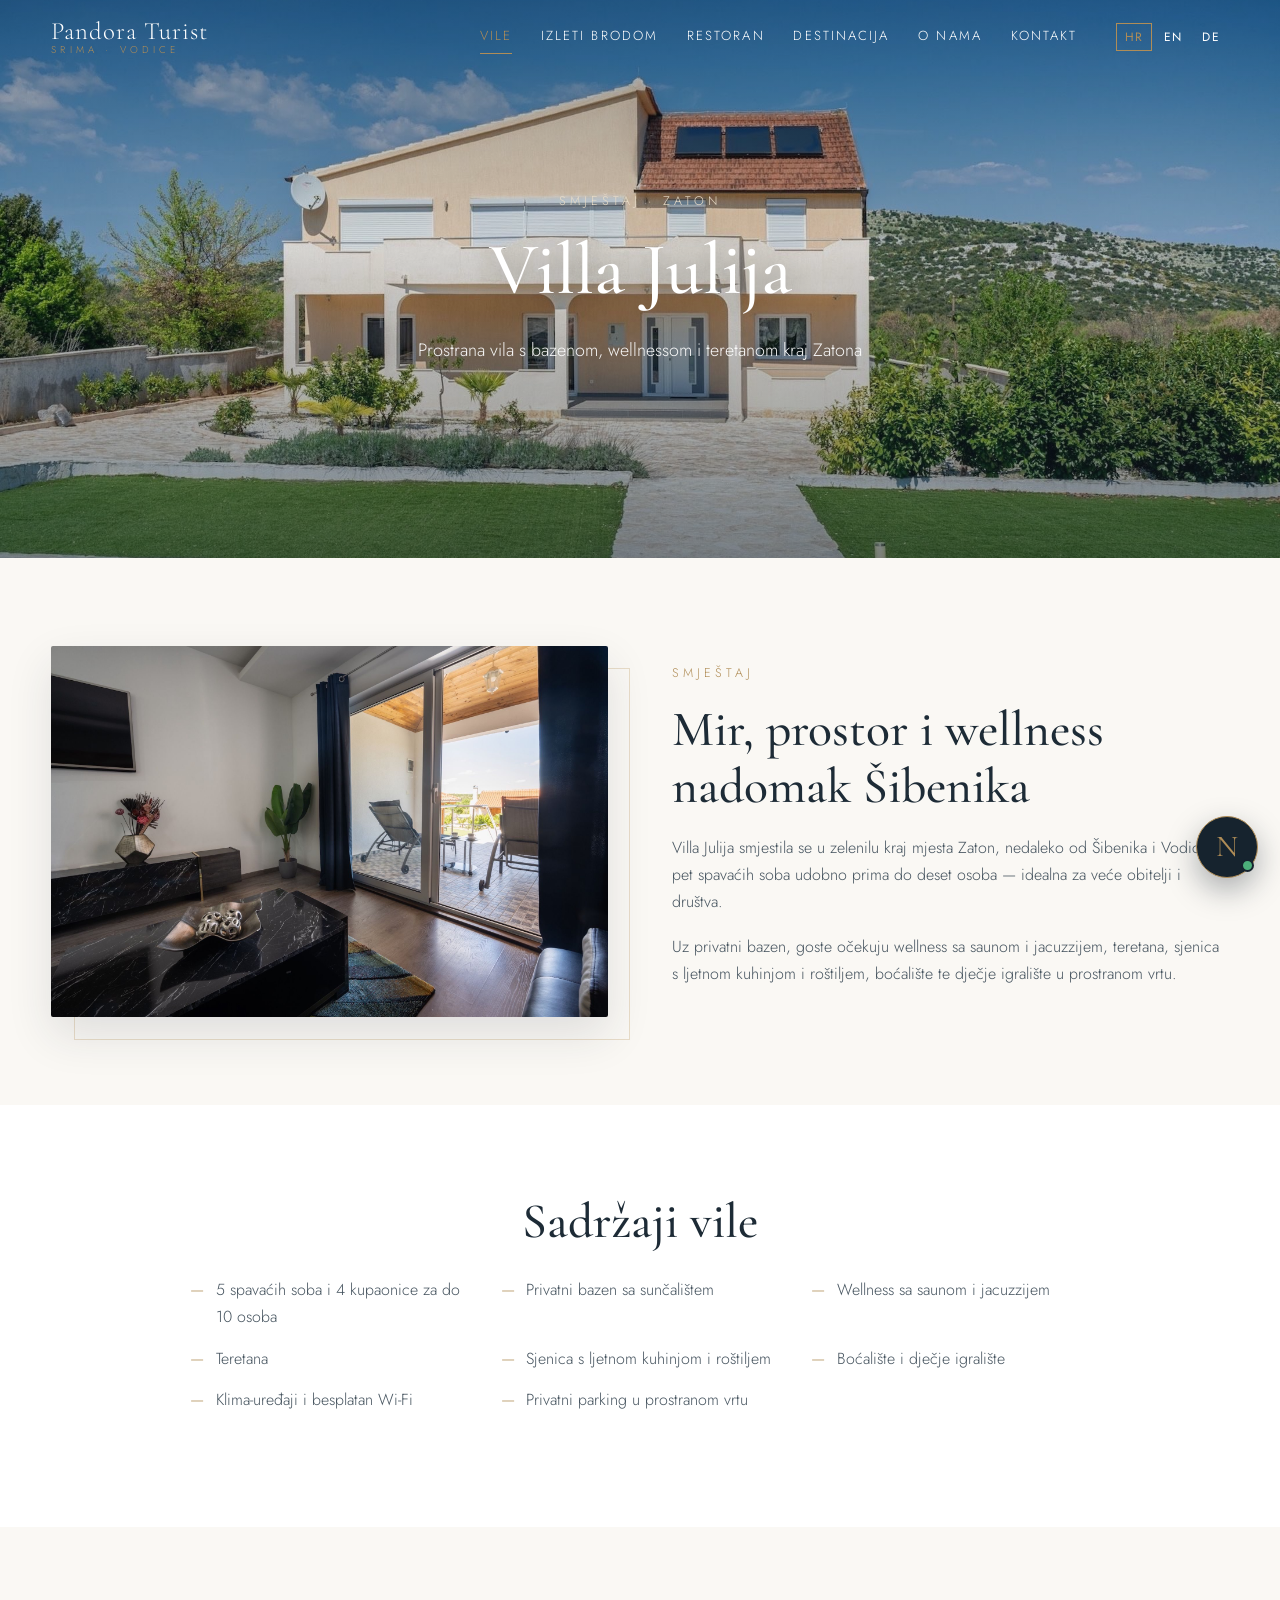
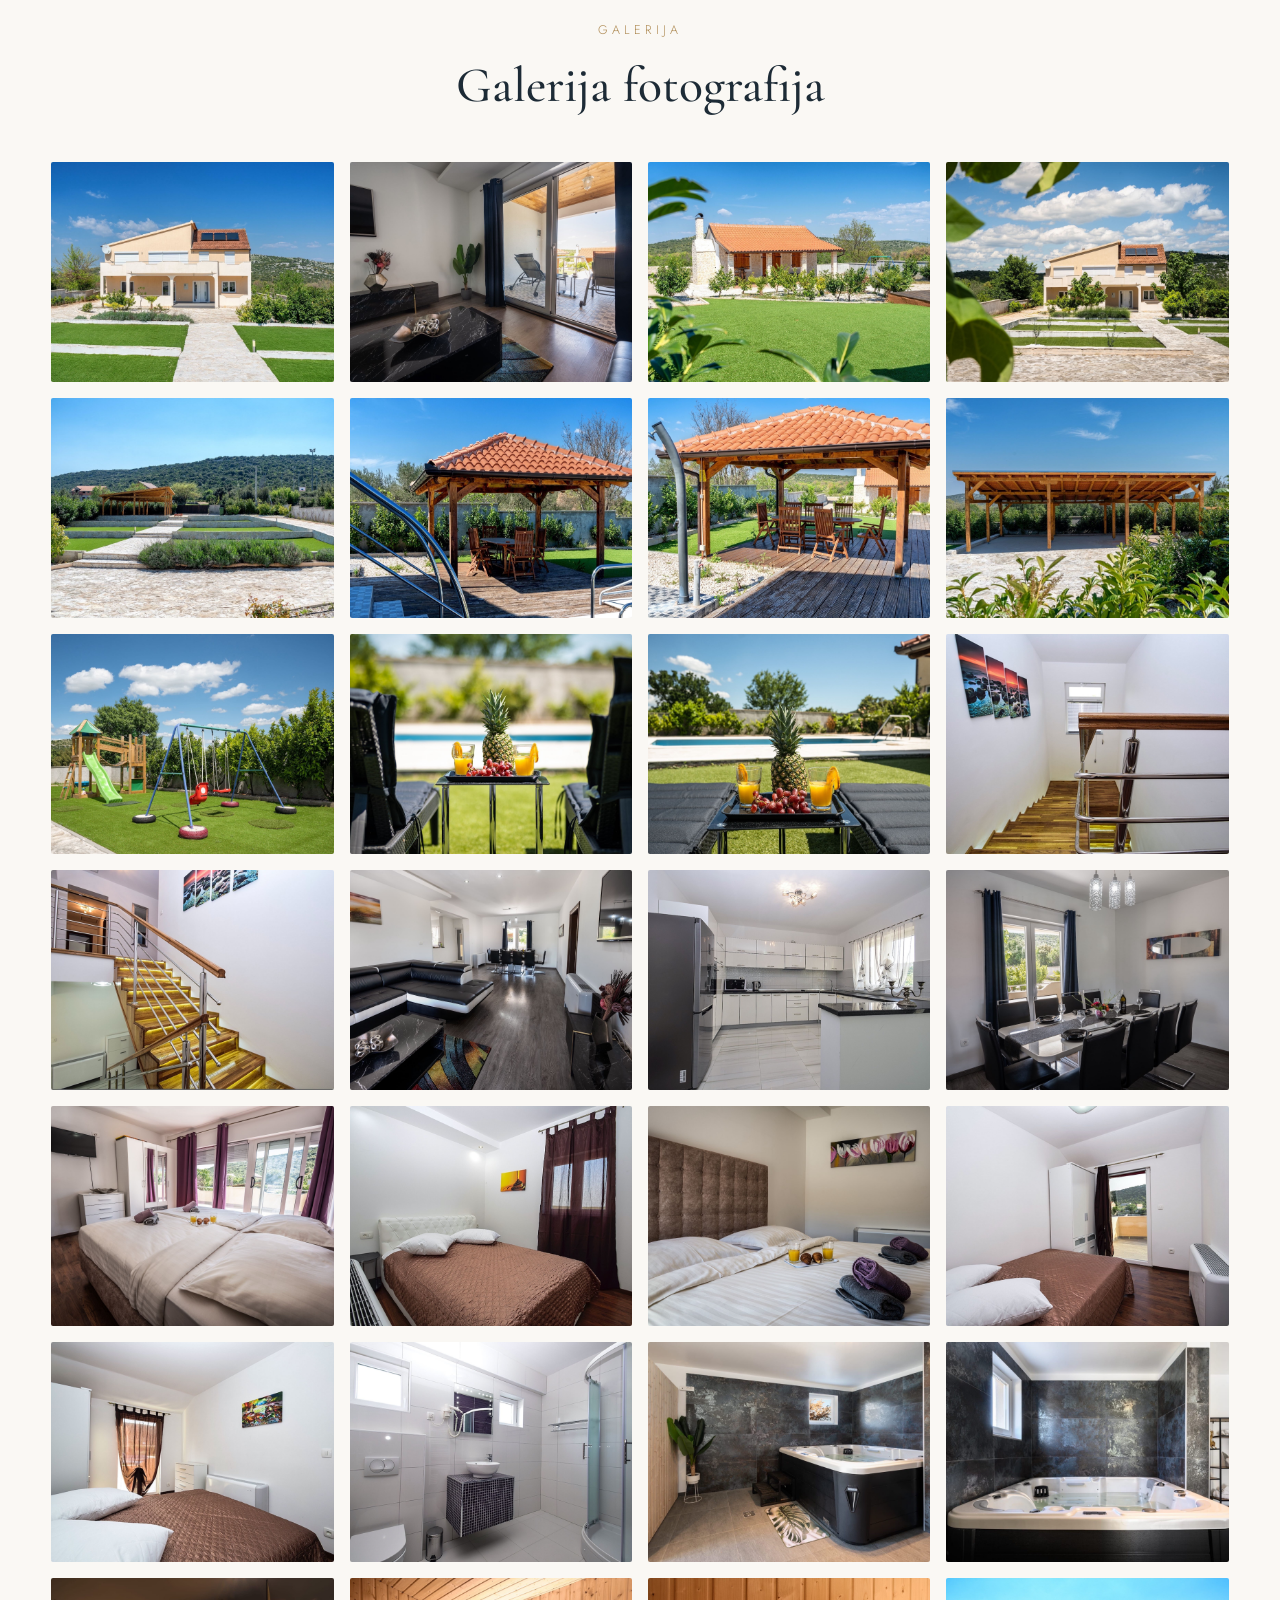
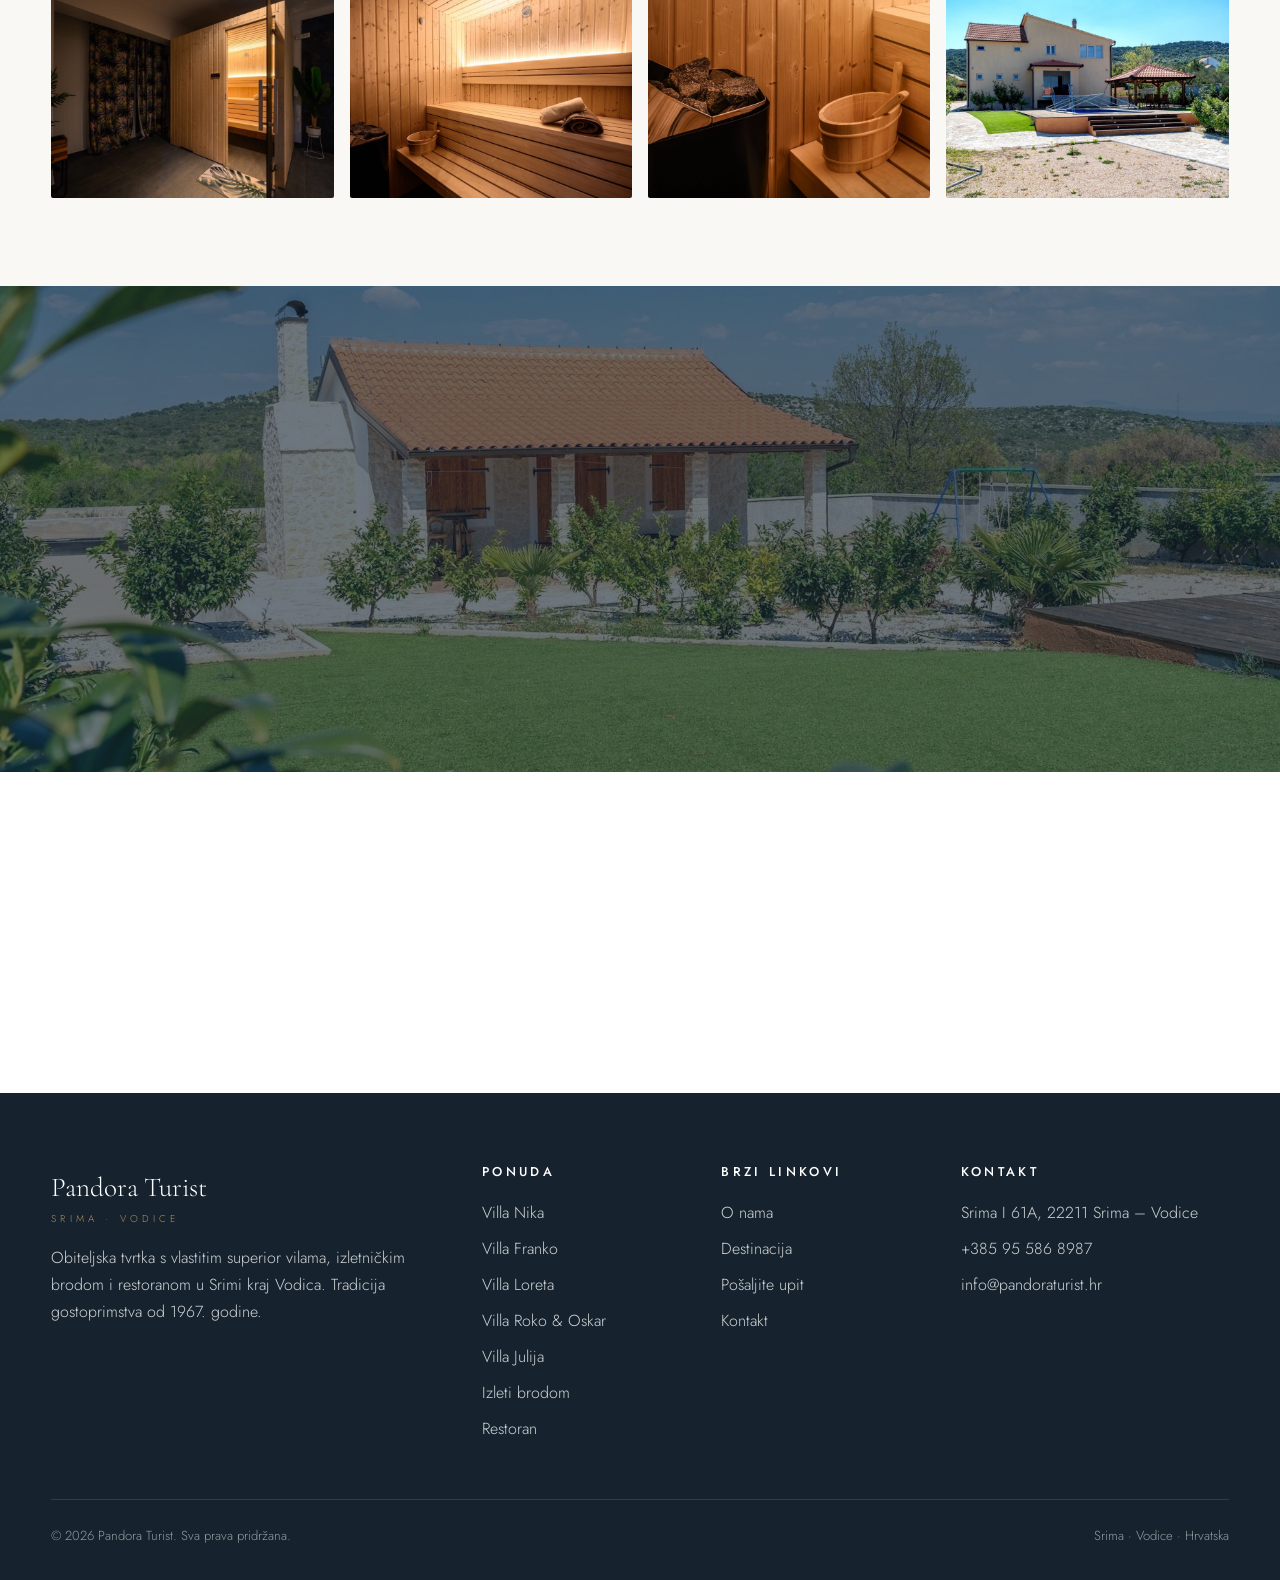
<file: villa-julija.html>
<!DOCTYPE html>
<html lang="hr">
<head>
  <meta charset="UTF-8">
  <meta name="viewport" content="width=device-width, initial-scale=1.0">
  <title>Villa Julija — Vila s bazenom, wellnessom i teretanom kraj Zatona | Pandora Turist</title>
  <meta name="description" content="Villa Julija kraj Zatona nedaleko od Šibenika: prostrana vila za do 10 osoba s bazenom, saunom, jacuzzijem, teretanom i dječjim igralištem.">
  <link rel="icon" href="data:image/svg+xml,%3Csvg xmlns='http://www.w3.org/2000/svg' viewBox='0 0 32 32'%3E%3Crect width='32' height='32' fill='%2316232e'/%3E%3Ctext x='16' y='23' font-family='Georgia' font-size='20' fill='%23b08d57' text-anchor='middle'%3EP%3C/text%3E%3C/svg%3E">
  <link rel="preconnect" href="https://fonts.googleapis.com">
  <link rel="preconnect" href="https://fonts.gstatic.com" crossorigin>
  <link href="https://fonts.googleapis.com/css2?family=Cormorant+Garamond:ital,wght@0,400;0,500;0,600;1,400&family=Jost:wght@300;400;500&display=swap" rel="stylesheet">
  <link rel="stylesheet" href="css/style.css?v=3">
  <link rel="stylesheet" href="css/nika.css?v=3">
</head>
<body>

  <header class="site-header">
    <div class="container header-inner">
      <a class="brand" href="index.html">
        <span class="brand-name">Pandora Turist</span>
        <span class="brand-sub">Srima · Vodice</span>
      </a>
      <nav class="main-nav" id="main-nav">
        <a href="index.html#vile" class="active" data-i18n="nav.villas">Vile</a>
        <a href="izleti-brodom.html" data-i18n="nav.boat">Izleti brodom</a>
        <a href="restoran-villa-roza.html" data-i18n="nav.restaurant">Restoran</a>
        <a href="destinacija.html" data-i18n="nav.dest">Destinacija</a>
        <a href="o-nama.html" data-i18n="nav.about">O nama</a>
        <a href="index.html#kontakt" data-i18n="nav.contact">Kontakt</a>
        <div class="lang-switch">
          <button type="button" data-lang="hr">HR</button>
          <button type="button" data-lang="en">EN</button>
          <button type="button" data-lang="de">DE</button>
        </div>
      </nav>
      <button class="nav-toggle" aria-label="Izbornik">☰</button>
    </div>
  </header>

  <section class="hero hero-page">
    <div class="hero-media">
      <img src="assets/img/julija/julija-01.jpg" alt="Villa Julija">
    </div>
    <div class="hero-content">
      <span class="eyebrow" data-i18n="vj.eyebrow">Smještaj · Zaton</span>
      <h1>Villa Julija</h1>
      <p data-i18n="vj.hero.sub">Prostrana vila s bazenom, wellnessom i teretanom kraj Zatona</p>
    </div>
  </section>

  <section>
    <div class="container split reveal">
      <div class="media">
        <div class="frame"><img src="assets/img/julija/julija-02.jpg" alt="Interijer — Villa Julija" loading="lazy"></div>
      </div>
      <div class="text">
        <span class="eyebrow" data-i18n="villas.eyebrow">Smještaj</span>
        <h2 class="section-title" data-i18n="vj.intro.title">Mir, prostor i wellness nadomak Šibenika</h2>
        <p data-i18n="vj.intro.p1">Villa Julija smjestila se u zelenilu kraj mjesta Zaton, nedaleko od Šibenika i Vodica. S pet spavaćih soba udobno prima do deset osoba — idealna za veće obitelji i društva.</p>
        <p data-i18n="vj.intro.p2">Uz privatni bazen, goste očekuju wellness sa saunom i jacuzzijem, teretana, sjenica s ljetnom kuhinjom i roštiljem, boćalište te dječje igralište u prostranom vrtu.</p>
      </div>
    </div>
  </section>

  <section style="background:#fff;">
    <div class="container reveal">
      <div class="center">
        <h2 class="section-title" data-i18n="vp.feat.title">Sadržaji vile</h2>
      </div>
      <ul class="feature-list" style="max-width:900px;margin-inline:auto;">
        <li data-i18n="jl.ft1">5 spavaćih soba i 4 kupaonice za do 10 osoba</li>
        <li data-i18n="jl.ft2">Privatni bazen sa sunčalištem</li>
        <li data-i18n="jl.ft3">Wellness sa saunom i jacuzzijem</li>
        <li data-i18n="jl.ft4">Teretana</li>
        <li data-i18n="jl.ft5">Sjenica s ljetnom kuhinjom i roštiljem</li>
        <li data-i18n="jl.ft6">Boćalište i dječje igralište</li>
        <li data-i18n="jl.ft7">Klima-uređaji i besplatan Wi-Fi</li>
        <li data-i18n="jl.ft8">Privatni parking u prostranom vrtu</li>
      </ul>
    </div>
  </section>

  <section>
    <div class="container">
      <div class="center reveal">
        <span class="eyebrow" data-i18n="gal.eyebrow">Galerija</span>
        <h2 class="section-title" data-i18n="vp.gal.title">Galerija fotografija</h2>
      </div>
      <div class="gallery-grid reveal" data-gallery="julija" data-count="28" data-alt="Villa Julija"></div>
    </div>
  </section>

  <section class="dark-band">
    <div class="band-media">
      <img src="assets/img/julija/julija-03.jpg" alt="Villa Julija" loading="lazy">
    </div>
    <div class="container reveal">
      <span class="eyebrow" data-i18n="book.eyebrow">Rezervacije</span>
      <h2 data-i18n="vp.cta.title">Rezervirajte svoj boravak</h2>
      <p data-i18n="vp.cta.text">Pošaljite nam upit s vašim terminom i brojem gostiju — odgovaramo brzo, s najboljom ponudom.</p>
      <a class="btn btn-light" href="index.html#upit" data-i18n="nav.book">Pošaljite upit</a>
    </div>
  </section>

  <section style="background:#fff;">
    <div class="container center reveal">
      <h2 class="section-title" data-i18n="vp.other.title">Pogledajte i ostale vile</h2>
      <div class="hero-actions" style="margin-top:2rem;">
        <a class="btn" href="villa-nika.html">Villa Nika</a>
        <a class="btn" href="villa-franko.html">Villa Franko</a>
        <a class="btn" href="villa-loreta.html">Villa Loreta</a>
        <a class="btn" href="villa-roko-i-oscar.html">Villa Roko &amp; Oskar</a>
      </div>
    </div>
  </section>

  <footer class="site-footer">
    <div class="container">
      <div class="footer-grid">
        <div>
          <span class="brand-name">Pandora Turist</span>
          <span class="brand-sub">Srima · Vodice</span>
          <p data-i18n="footer.blurb">Obiteljska tvrtka s vlastitim superior vilama, izletničkim brodom i restoranom u Srimi kraj Vodica. Tradicija gostoprimstva od 1967. godine.</p>
        </div>
        <div>
          <h4 data-i18n="footer.offer">Ponuda</h4>
          <ul>
            <li><a href="villa-nika.html">Villa Nika</a></li>
            <li><a href="villa-franko.html">Villa Franko</a></li>
            <li><a href="villa-loreta.html">Villa Loreta</a></li>
            <li><a href="villa-roko-i-oscar.html">Villa Roko &amp; Oskar</a></li>
            <li><a href="villa-julija.html">Villa Julija</a></li>
            <li><a href="izleti-brodom.html" data-i18n="nav.boat">Izleti brodom</a></li>
            <li><a href="restoran-villa-roza.html" data-i18n="nav.restaurant">Restoran</a></li>
          </ul>
        </div>
        <div>
          <h4 data-i18n="footer.links">Brzi linkovi</h4>
          <ul>
            <li><a href="o-nama.html" data-i18n="nav.about">O nama</a></li>
            <li><a href="destinacija.html" data-i18n="nav.dest">Destinacija</a></li>
            <li><a href="index.html#upit" data-i18n="nav.book">Pošaljite upit</a></li>
            <li><a href="index.html#kontakt" data-i18n="nav.contact">Kontakt</a></li>
          </ul>
        </div>
        <div>
          <h4 data-i18n="footer.contact">Kontakt</h4>
          <ul>
            <li>Srima I 61A, 22211 Srima – Vodice</li>
            <li><a href="tel:+385955868987">+385 95 586 8987</a></li>
            <li><a href="mailto:info@pandoraturist.hr">info@pandoraturist.hr</a></li>
          </ul>
        </div>
      </div>
      <div class="footer-bottom">
        <span>© <span id="year">2026</span> Pandora Turist. <span data-i18n="footer.rights">Sva prava pridržana.</span></span>
        <span>Srima · Vodice · Hrvatska</span>
      </div>
    </div>
  </footer>

  <script src="js/translations.js?v=3"></script>
  <script src="js/main.js?v=3"></script>
  <script src="js/nika.js?v=3"></script>
</body>
</html>
</file>
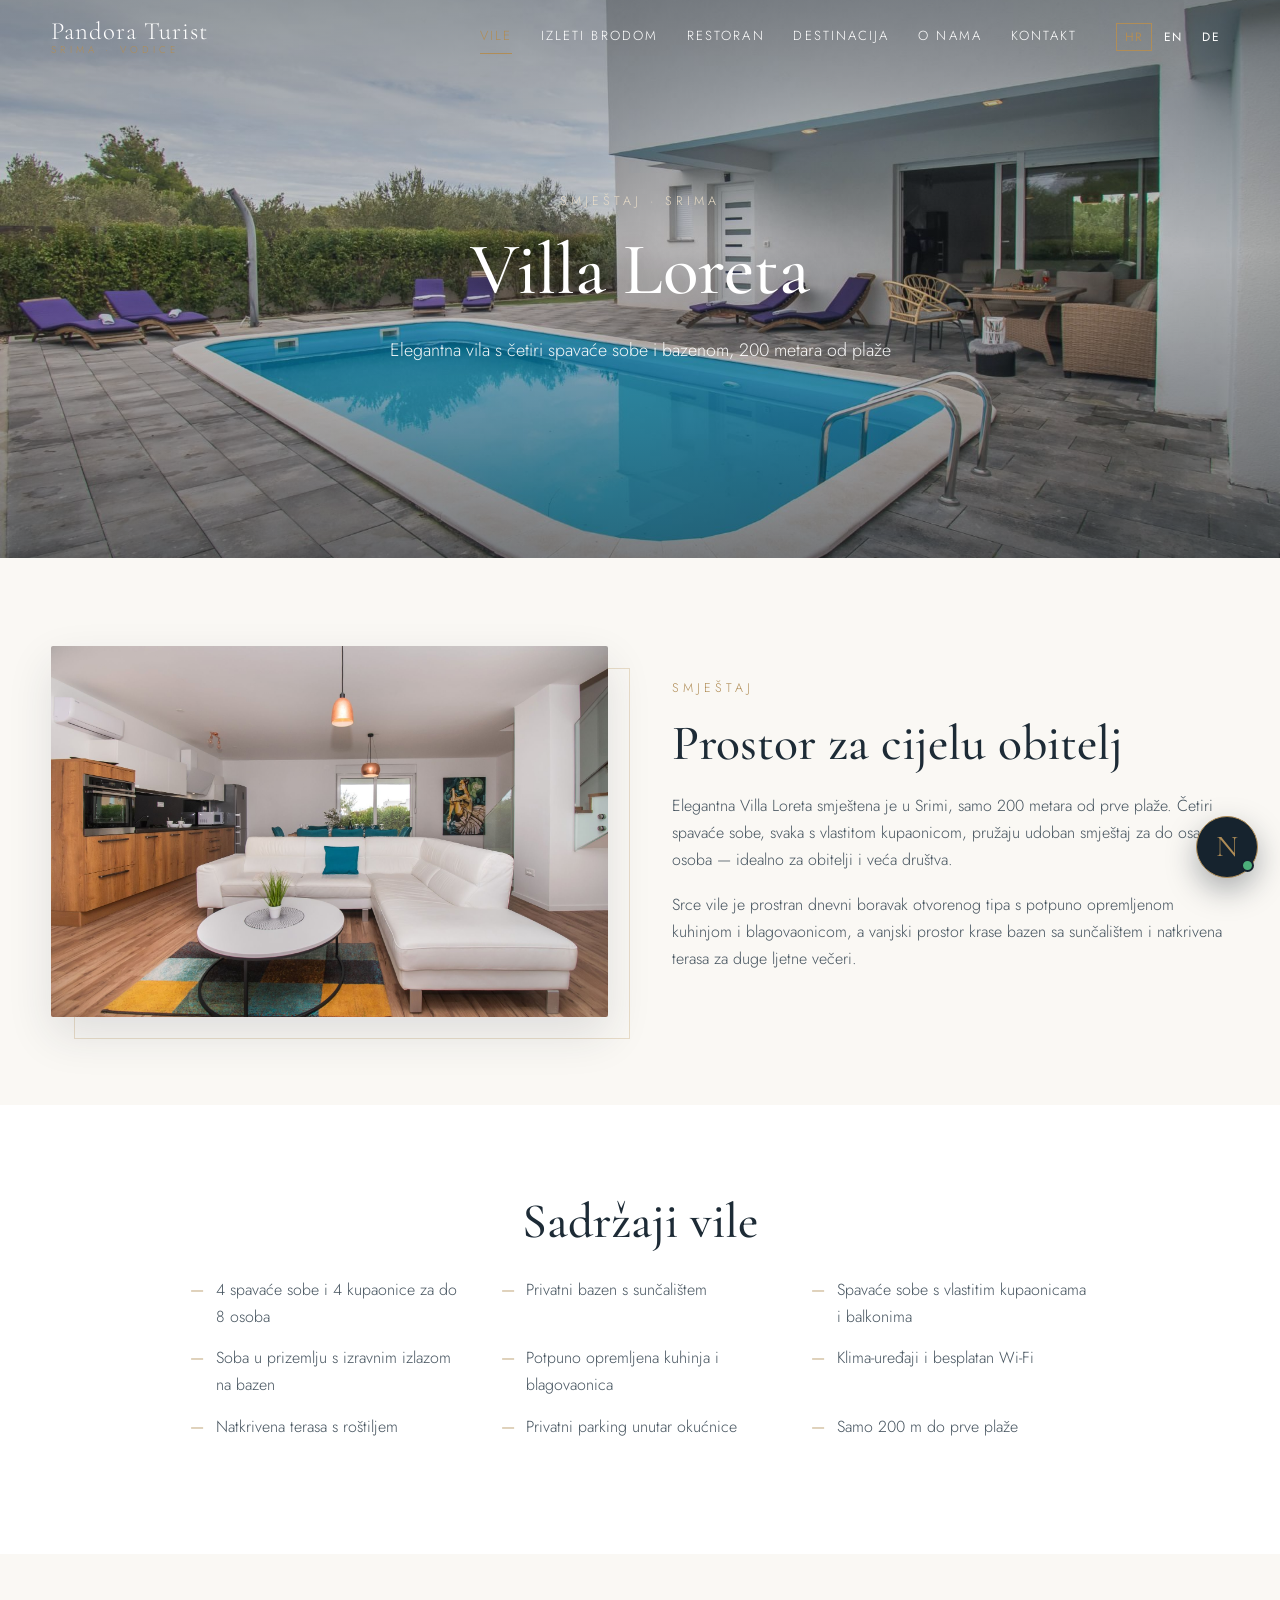
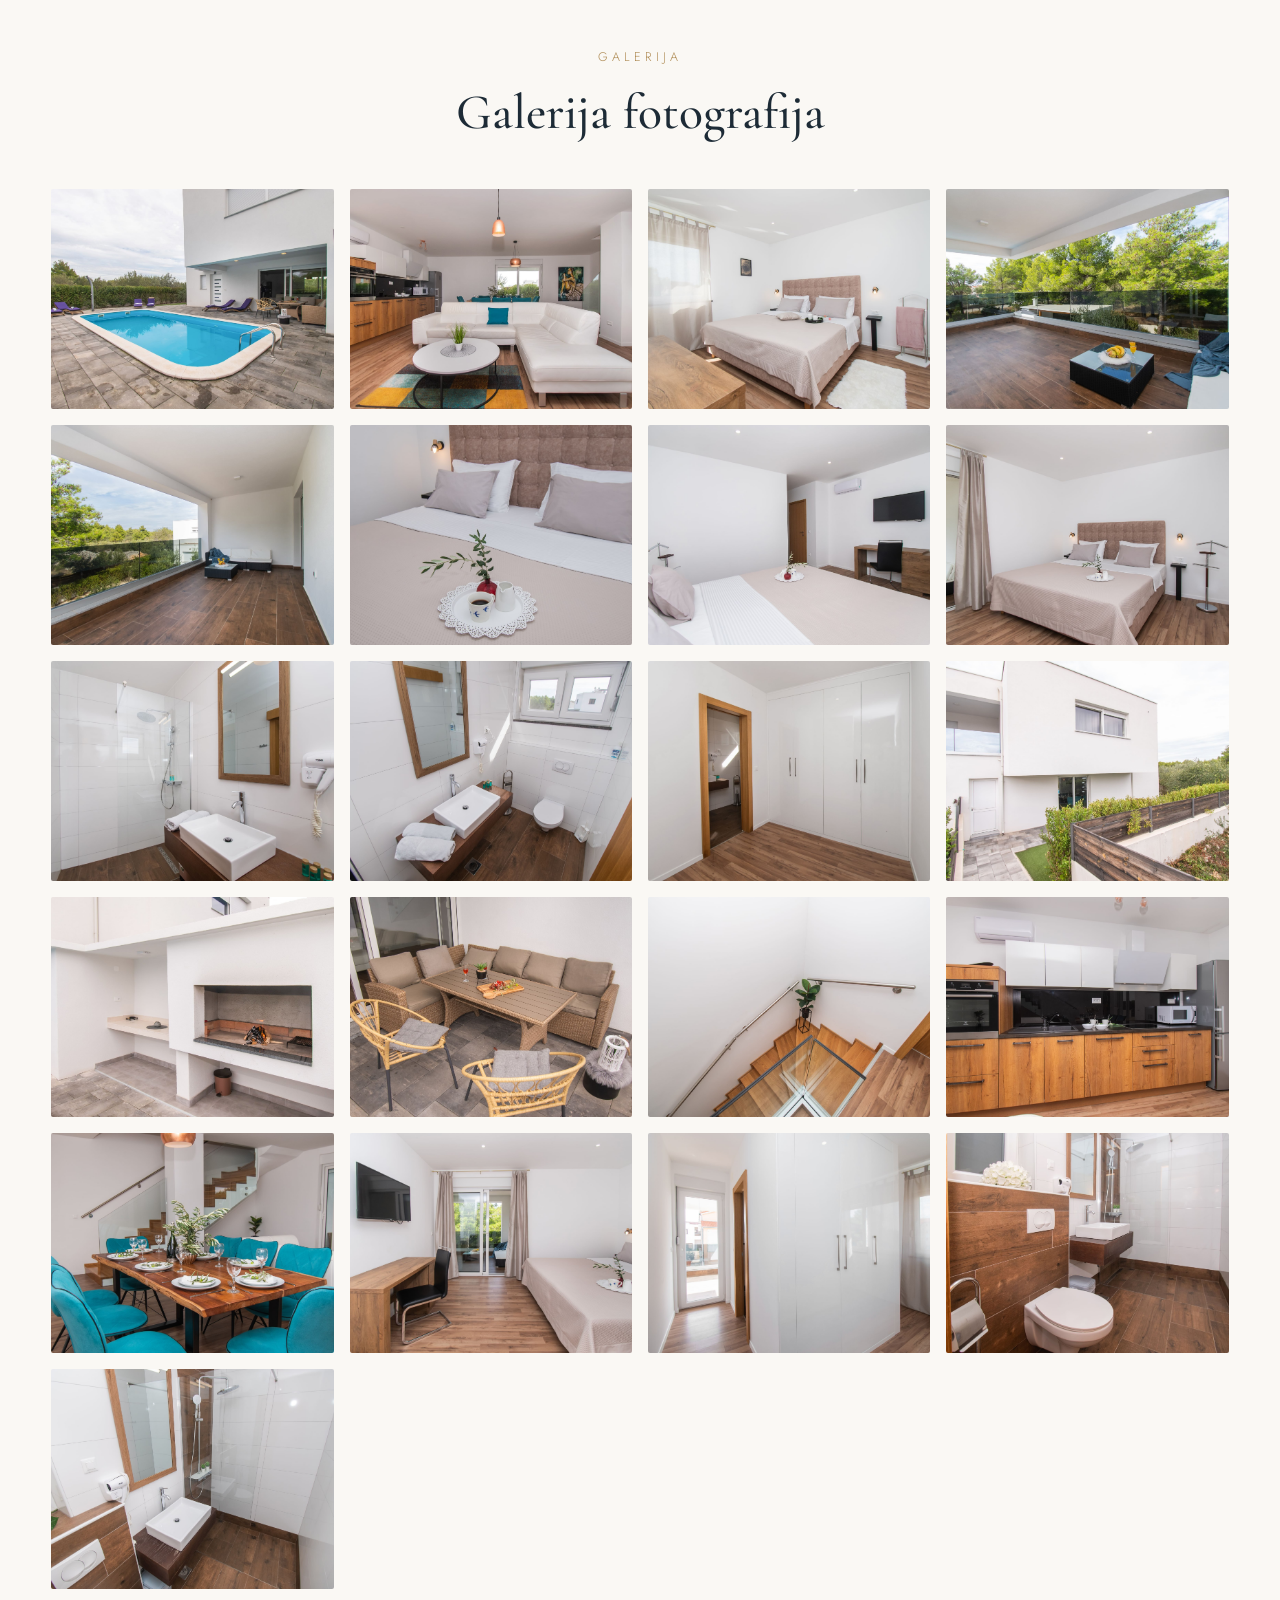
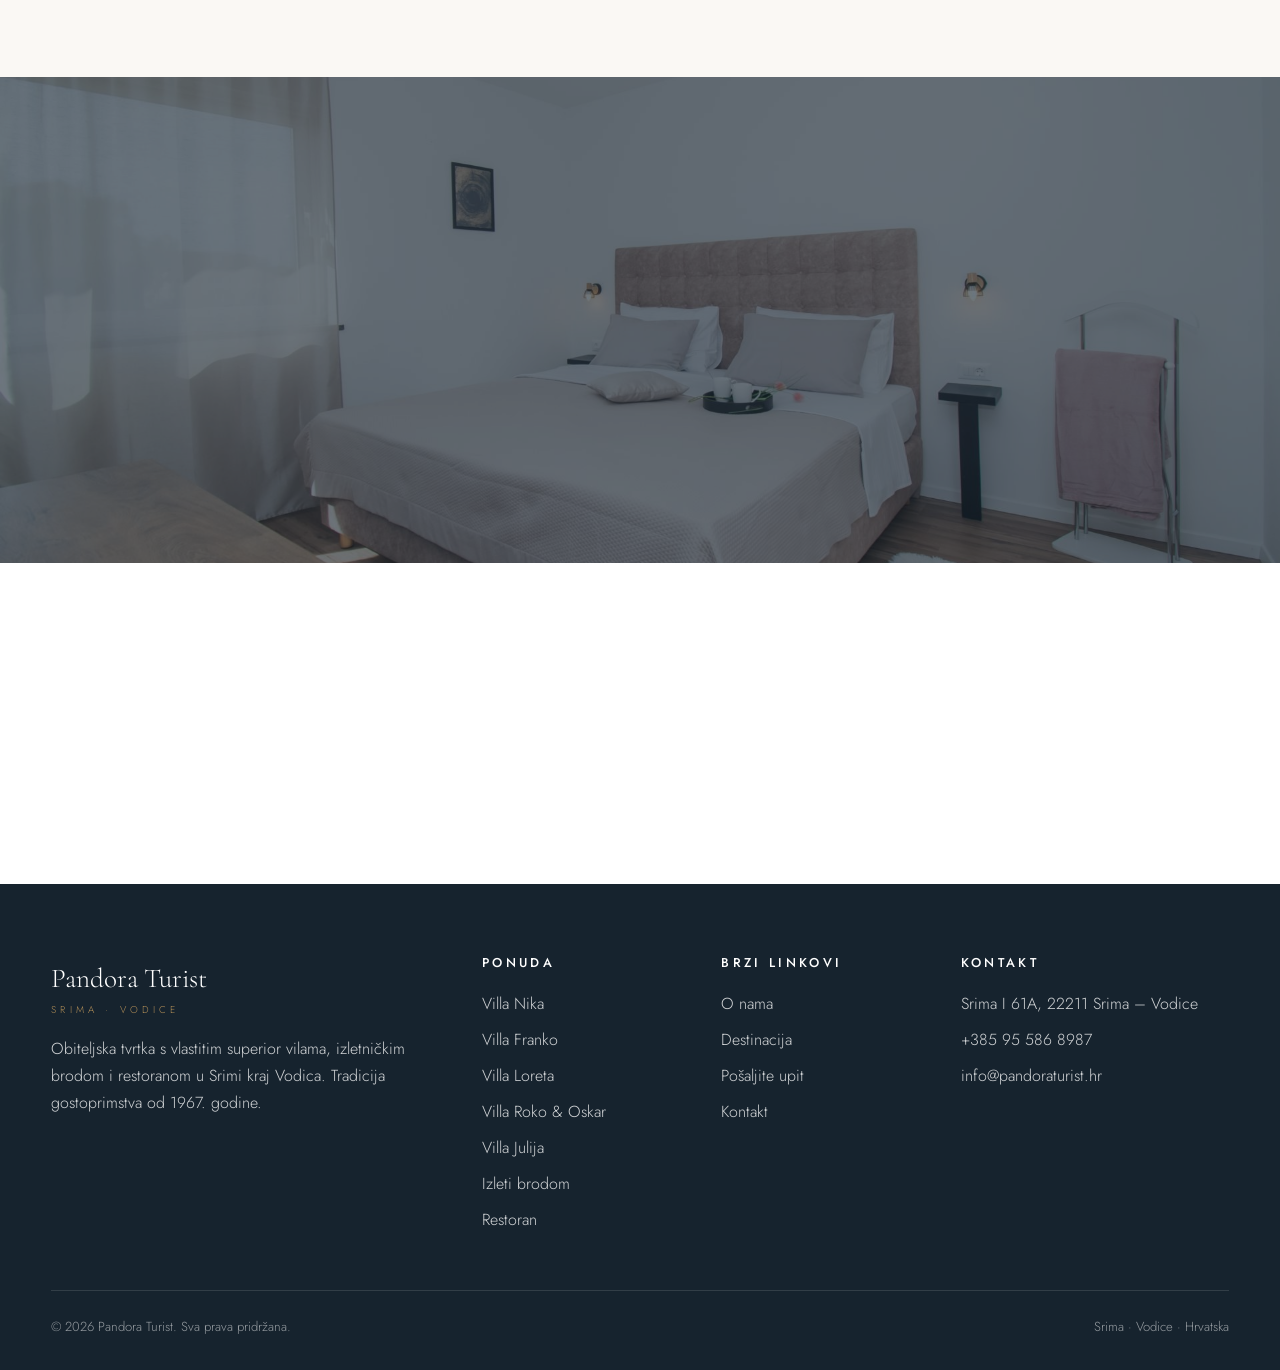
<file: villa-loreta.html>
<!DOCTYPE html>
<html lang="hr">
<head>
  <meta charset="UTF-8">
  <meta name="viewport" content="width=device-width, initial-scale=1.0">
  <title>Villa Loreta — Vila s bazenom u Srimi kraj Vodica | Pandora Turist</title>
  <meta name="description" content="Villa Loreta u Srimi kraj Vodica: elegantna vila s četiri spavaće sobe i četiri kupaonice, s vanjskim bazenom, 200 metara od plaže.">
  <link rel="icon" href="data:image/svg+xml,%3Csvg xmlns='http://www.w3.org/2000/svg' viewBox='0 0 32 32'%3E%3Crect width='32' height='32' fill='%2316232e'/%3E%3Ctext x='16' y='23' font-family='Georgia' font-size='20' fill='%23b08d57' text-anchor='middle'%3EP%3C/text%3E%3C/svg%3E">
  <link rel="preconnect" href="https://fonts.googleapis.com">
  <link rel="preconnect" href="https://fonts.gstatic.com" crossorigin>
  <link href="https://fonts.googleapis.com/css2?family=Cormorant+Garamond:ital,wght@0,400;0,500;0,600;1,400&family=Jost:wght@300;400;500&display=swap" rel="stylesheet">
  <link rel="stylesheet" href="css/style.css?v=3">
  <link rel="stylesheet" href="css/nika.css?v=3">
</head>
<body>

  <header class="site-header">
    <div class="container header-inner">
      <a class="brand" href="index.html">
        <span class="brand-name">Pandora Turist</span>
        <span class="brand-sub">Srima · Vodice</span>
      </a>
      <nav class="main-nav" id="main-nav">
        <a href="index.html#vile" class="active" data-i18n="nav.villas">Vile</a>
        <a href="izleti-brodom.html" data-i18n="nav.boat">Izleti brodom</a>
        <a href="restoran-villa-roza.html" data-i18n="nav.restaurant">Restoran</a>
        <a href="destinacija.html" data-i18n="nav.dest">Destinacija</a>
        <a href="o-nama.html" data-i18n="nav.about">O nama</a>
        <a href="index.html#kontakt" data-i18n="nav.contact">Kontakt</a>
        <div class="lang-switch">
          <button type="button" data-lang="hr">HR</button>
          <button type="button" data-lang="en">EN</button>
          <button type="button" data-lang="de">DE</button>
        </div>
      </nav>
      <button class="nav-toggle" aria-label="Izbornik">☰</button>
    </div>
  </header>

  <section class="hero hero-page">
    <div class="hero-media">
      <img src="assets/img/loreta/loreta-01.jpg" alt="Villa Loreta">
    </div>
    <div class="hero-content">
      <span class="eyebrow" data-i18n="vp.eyebrow">Smještaj · Srima</span>
      <h1>Villa Loreta</h1>
      <p data-i18n="vl.hero.sub">Elegantna vila s četiri spavaće sobe i bazenom, 200 metara od plaže</p>
    </div>
  </section>

  <section>
    <div class="container split reveal">
      <div class="media">
        <div class="frame"><img src="assets/img/loreta/loreta-02.jpg" alt="Interijer — Villa Loreta" loading="lazy"></div>
      </div>
      <div class="text">
        <span class="eyebrow" data-i18n="villas.eyebrow">Smještaj</span>
        <h2 class="section-title" data-i18n="vl.intro.title">Prostor za cijelu obitelj</h2>
        <p data-i18n="vl.intro.p1">Elegantna Villa Loreta smještena je u Srimi, samo 200 metara od prve plaže. Četiri spavaće sobe, svaka s vlastitom kupaonicom, pružaju udoban smještaj za do osam osoba — idealno za obitelji i veća društva.</p>
        <p data-i18n="vl.intro.p2">Srce vile je prostran dnevni boravak otvorenog tipa s potpuno opremljenom kuhinjom i blagovaonicom, a vanjski prostor krase bazen sa sunčalištem i natkrivena terasa za duge ljetne večeri.</p>
      </div>
    </div>
  </section>

  <section style="background:#fff;">
    <div class="container reveal">
      <div class="center">
        <h2 class="section-title" data-i18n="vp.feat.title">Sadržaji vile</h2>
      </div>
      <ul class="feature-list" style="max-width:900px;margin-inline:auto;">
        <li data-i18n="cap.loreta">4 spavaće sobe i 4 kupaonice za do 8 osoba</li>
        <li data-i18n="vp.ft1">Privatni bazen s sunčalištem</li>
        <li data-i18n="vp.ft2">Spavaće sobe s vlastitim kupaonicama i balkonima</li>
        <li data-i18n="vp.ft3">Soba u prizemlju s izravnim izlazom na bazen</li>
        <li data-i18n="vp.ft4">Potpuno opremljena kuhinja i blagovaonica</li>
        <li data-i18n="vp.ft5">Klima-uređaji i besplatan Wi-Fi</li>
        <li data-i18n="vp.ft6">Natkrivena terasa s roštiljem</li>
        <li data-i18n="vp.ft7">Privatni parking unutar okućnice</li>
        <li data-i18n="vp.ft8">Samo 200 m do prve plaže</li>
      </ul>
    </div>
  </section>

  <section>
    <div class="container">
      <div class="center reveal">
        <span class="eyebrow" data-i18n="gal.eyebrow">Galerija</span>
        <h2 class="section-title" data-i18n="vp.gal.title">Galerija fotografija</h2>
      </div>
      <div class="gallery-grid reveal" data-gallery="loreta" data-count="21" data-alt="Villa Loreta"></div>
    </div>
  </section>

  <section class="dark-band">
    <div class="band-media">
      <img src="assets/img/loreta/loreta-03.jpg" alt="Villa Loreta" loading="lazy">
    </div>
    <div class="container reveal">
      <span class="eyebrow" data-i18n="book.eyebrow">Rezervacije</span>
      <h2 data-i18n="vp.cta.title">Rezervirajte svoj boravak</h2>
      <p data-i18n="vp.cta.text">Pošaljite nam upit s vašim terminom i brojem gostiju — odgovaramo brzo, s najboljom ponudom.</p>
      <a class="btn btn-light" href="index.html#upit" data-i18n="nav.book">Pošaljite upit</a>
    </div>
  </section>

  <section style="background:#fff;">
    <div class="container center reveal">
      <h2 class="section-title" data-i18n="vp.other.title">Pogledajte i ostale vile</h2>
      <div class="hero-actions" style="margin-top:2rem;">
        <a class="btn" href="villa-nika.html">Villa Nika</a>
        <a class="btn" href="villa-franko.html">Villa Franko</a>
        <a class="btn" href="villa-roko-i-oscar.html">Villa Roko &amp; Oskar</a>
        <a class="btn" href="villa-julija.html">Villa Julija</a>
      </div>
    </div>
  </section>

  <footer class="site-footer">
    <div class="container">
      <div class="footer-grid">
        <div>
          <span class="brand-name">Pandora Turist</span>
          <span class="brand-sub">Srima · Vodice</span>
          <p data-i18n="footer.blurb">Obiteljska tvrtka s vlastitim superior vilama, izletničkim brodom i restoranom u Srimi kraj Vodica. Tradicija gostoprimstva od 1967. godine.</p>
        </div>
        <div>
          <h4 data-i18n="footer.offer">Ponuda</h4>
          <ul>
            <li><a href="villa-nika.html">Villa Nika</a></li>
            <li><a href="villa-franko.html">Villa Franko</a></li>
            <li><a href="villa-loreta.html">Villa Loreta</a></li>
            <li><a href="villa-roko-i-oscar.html">Villa Roko &amp; Oskar</a></li>
            <li><a href="villa-julija.html">Villa Julija</a></li>
            <li><a href="izleti-brodom.html" data-i18n="nav.boat">Izleti brodom</a></li>
            <li><a href="restoran-villa-roza.html" data-i18n="nav.restaurant">Restoran</a></li>
          </ul>
        </div>
        <div>
          <h4 data-i18n="footer.links">Brzi linkovi</h4>
          <ul>
            <li><a href="o-nama.html" data-i18n="nav.about">O nama</a></li>
            <li><a href="destinacija.html" data-i18n="nav.dest">Destinacija</a></li>
            <li><a href="index.html#upit" data-i18n="nav.book">Pošaljite upit</a></li>
            <li><a href="index.html#kontakt" data-i18n="nav.contact">Kontakt</a></li>
          </ul>
        </div>
        <div>
          <h4 data-i18n="footer.contact">Kontakt</h4>
          <ul>
            <li>Srima I 61A, 22211 Srima – Vodice</li>
            <li><a href="tel:+385955868987">+385 95 586 8987</a></li>
            <li><a href="mailto:info@pandoraturist.hr">info@pandoraturist.hr</a></li>
          </ul>
        </div>
      </div>
      <div class="footer-bottom">
        <span>© <span id="year">2026</span> Pandora Turist. <span data-i18n="footer.rights">Sva prava pridržana.</span></span>
        <span>Srima · Vodice · Hrvatska</span>
      </div>
    </div>
  </footer>

  <script src="js/translations.js?v=3"></script>
  <script src="js/main.js?v=3"></script>
  <script src="js/nika.js?v=3"></script>
</body>
</html>
</file>
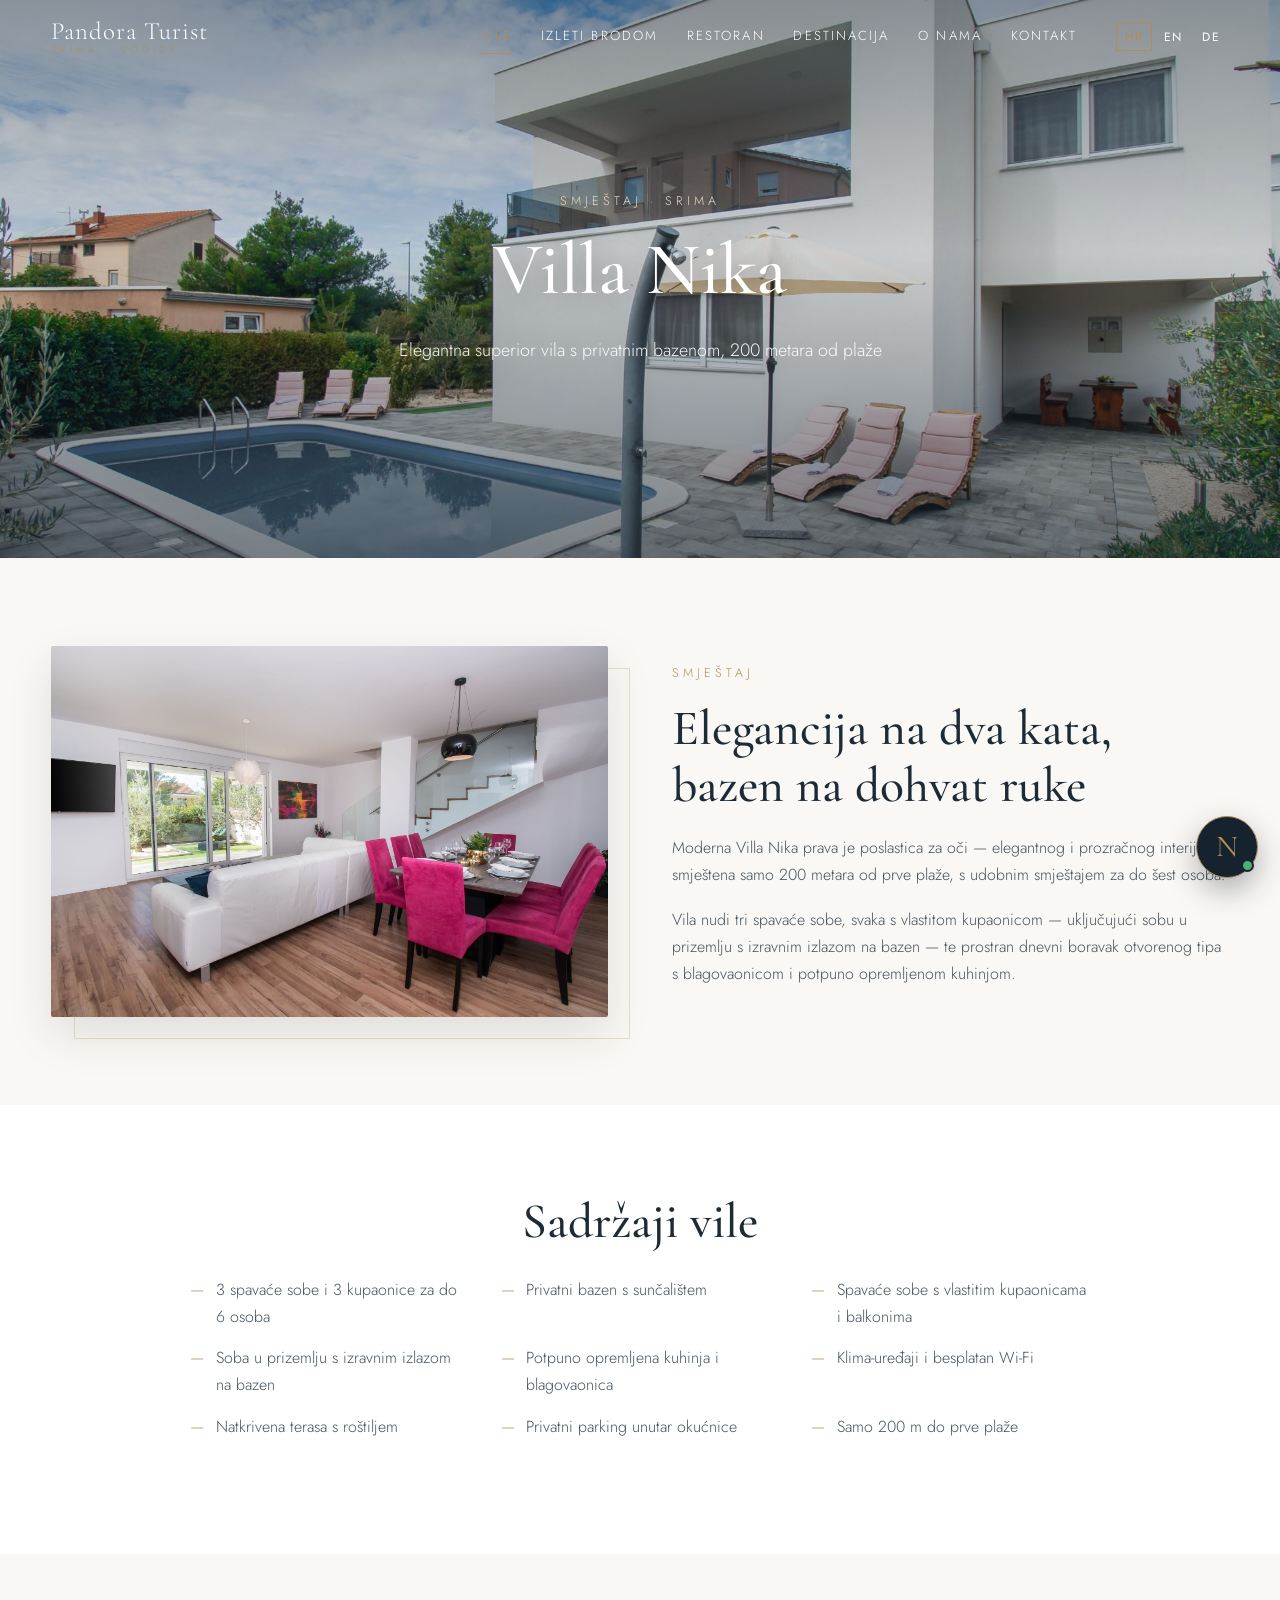
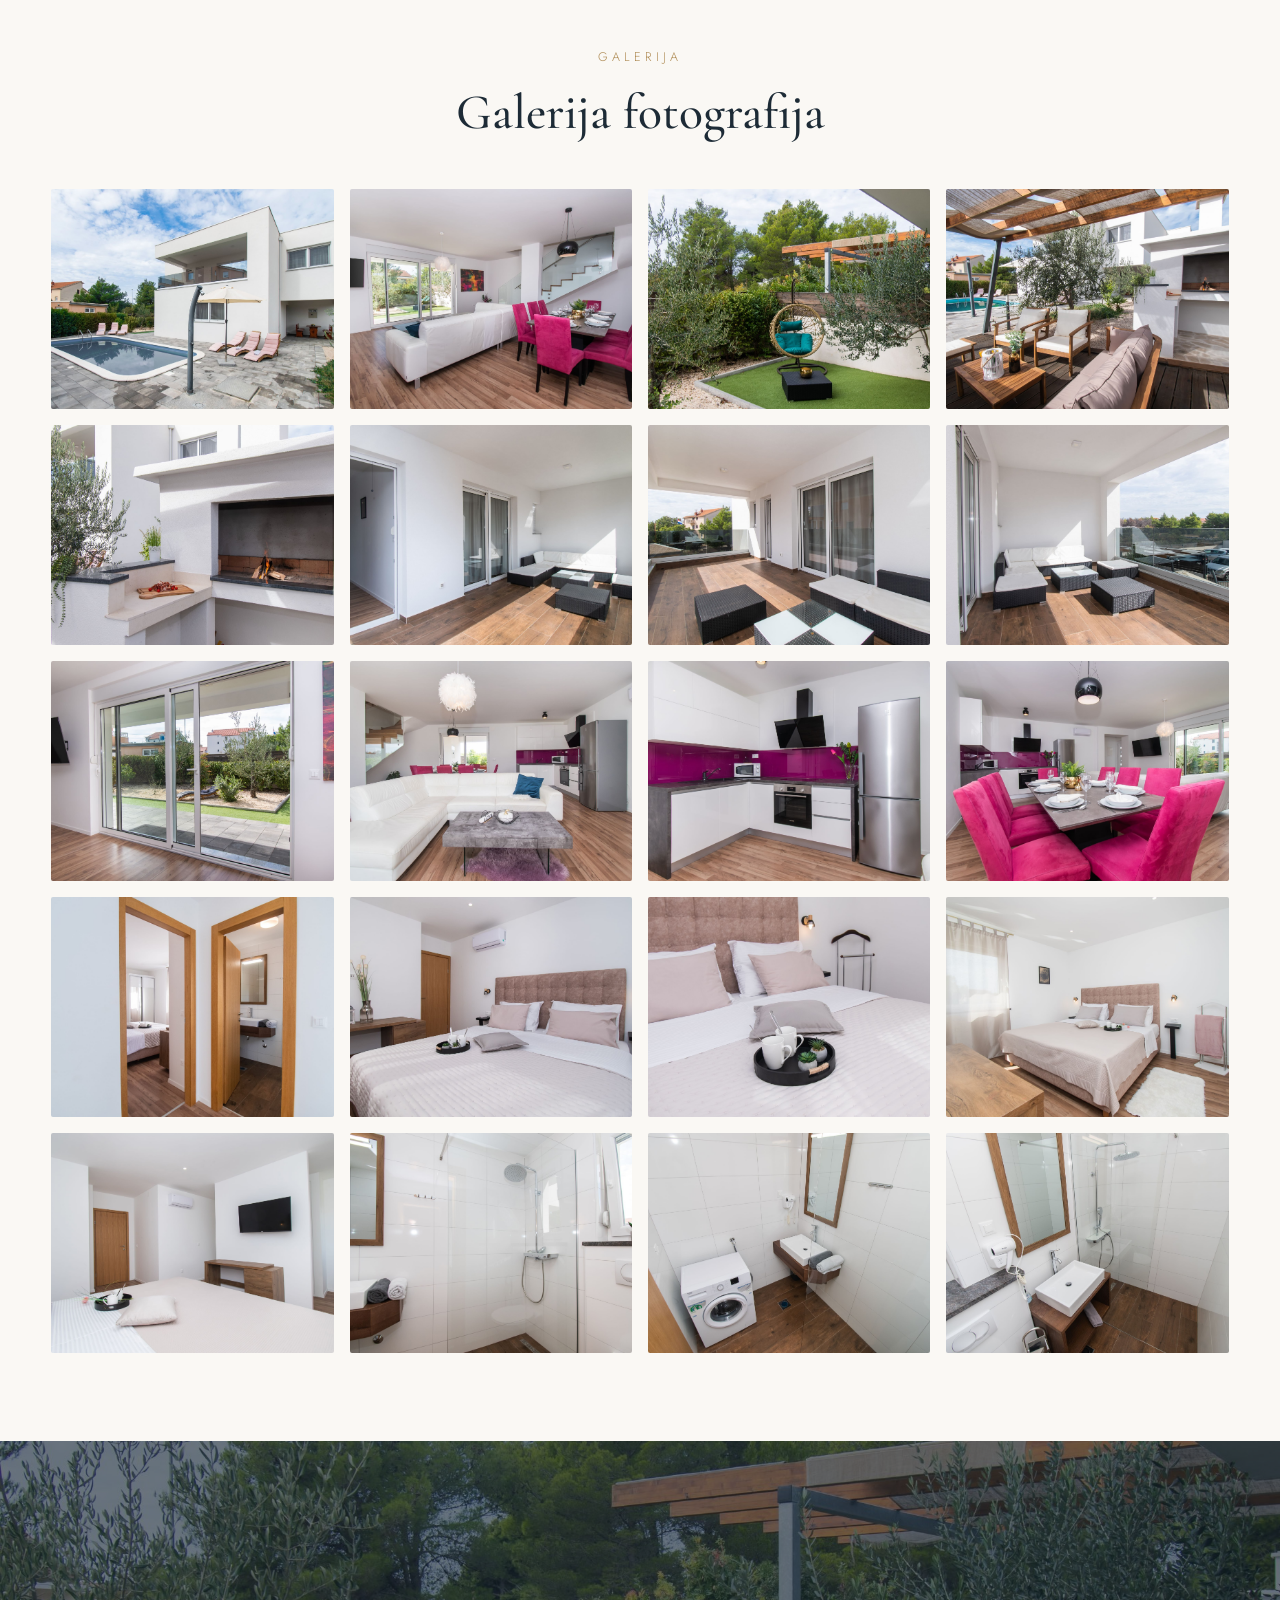
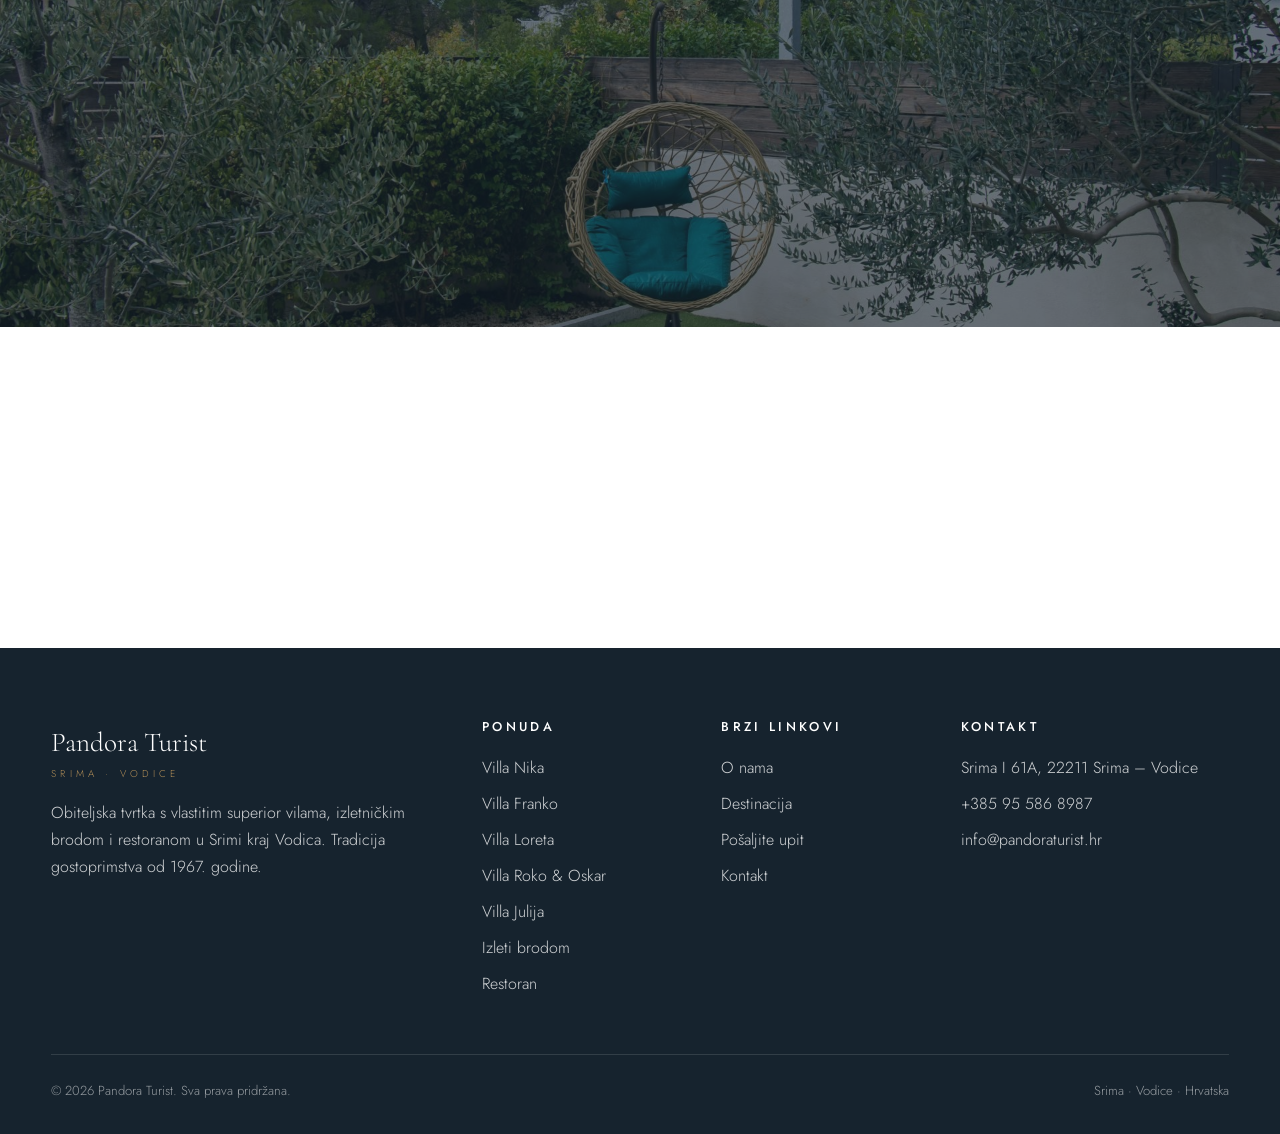
<file: villa-nika.html>
<!DOCTYPE html>
<html lang="hr">
<head>
  <meta charset="UTF-8">
  <meta name="viewport" content="width=device-width, initial-scale=1.0">
  <title>Villa Nika — Vila s bazenom u Srimi kraj Vodica | Pandora Turist</title>
  <meta name="description" content="Villa Nika u Srimi kraj Vodica: elegantna superior vila s privatnim bazenom za do 6 osoba, samo 200 metara od plaže.">
  <link rel="icon" href="data:image/svg+xml,%3Csvg xmlns='http://www.w3.org/2000/svg' viewBox='0 0 32 32'%3E%3Crect width='32' height='32' fill='%2316232e'/%3E%3Ctext x='16' y='23' font-family='Georgia' font-size='20' fill='%23b08d57' text-anchor='middle'%3EP%3C/text%3E%3C/svg%3E">
  <link rel="preconnect" href="https://fonts.googleapis.com">
  <link rel="preconnect" href="https://fonts.gstatic.com" crossorigin>
  <link href="https://fonts.googleapis.com/css2?family=Cormorant+Garamond:ital,wght@0,400;0,500;0,600;1,400&family=Jost:wght@300;400;500&display=swap" rel="stylesheet">
  <link rel="stylesheet" href="css/style.css?v=3">
  <link rel="stylesheet" href="css/nika.css?v=3">
</head>
<body>

  <header class="site-header">
    <div class="container header-inner">
      <a class="brand" href="index.html">
        <span class="brand-name">Pandora Turist</span>
        <span class="brand-sub">Srima · Vodice</span>
      </a>
      <nav class="main-nav" id="main-nav">
        <a href="index.html#vile" class="active" data-i18n="nav.villas">Vile</a>
        <a href="izleti-brodom.html" data-i18n="nav.boat">Izleti brodom</a>
        <a href="restoran-villa-roza.html" data-i18n="nav.restaurant">Restoran</a>
        <a href="destinacija.html" data-i18n="nav.dest">Destinacija</a>
        <a href="o-nama.html" data-i18n="nav.about">O nama</a>
        <a href="index.html#kontakt" data-i18n="nav.contact">Kontakt</a>
        <div class="lang-switch">
          <button type="button" data-lang="hr">HR</button>
          <button type="button" data-lang="en">EN</button>
          <button type="button" data-lang="de">DE</button>
        </div>
      </nav>
      <button class="nav-toggle" aria-label="Izbornik">☰</button>
    </div>
  </header>

  <section class="hero hero-page">
    <div class="hero-media">
      <img src="assets/img/nika/nika-01.jpg" alt="Villa Nika">
    </div>
    <div class="hero-content">
      <span class="eyebrow" data-i18n="vp.eyebrow">Smještaj · Srima</span>
      <h1>Villa Nika</h1>
      <p data-i18n="vn.hero.sub">Elegantna superior vila s privatnim bazenom, 200 metara od plaže</p>
    </div>
  </section>

  <section>
    <div class="container split reveal">
      <div class="media">
        <div class="frame"><img src="assets/img/nika/nika-02.jpg" alt="Interijer — Villa Nika" loading="lazy"></div>
      </div>
      <div class="text">
        <span class="eyebrow" data-i18n="villas.eyebrow">Smještaj</span>
        <h2 class="section-title" data-i18n="vn.intro.title">Elegancija na dva kata, bazen na dohvat ruke</h2>
        <p data-i18n="vn.intro.p1">Moderna Villa Nika prava je poslastica za oči — elegantnog i prozračnog interijera, smještena samo 200 metara od prve plaže, s udobnim smještajem za do šest osoba.</p>
        <p data-i18n="vn.intro.p2">Vila nudi tri spavaće sobe, svaka s vlastitom kupaonicom — uključujući sobu u prizemlju s izravnim izlazom na bazen — te prostran dnevni boravak otvorenog tipa s blagovaonicom i potpuno opremljenom kuhinjom.</p>
      </div>
    </div>
  </section>

  <section style="background:#fff;">
    <div class="container reveal">
      <div class="center">
        <h2 class="section-title" data-i18n="vp.feat.title">Sadržaji vile</h2>
      </div>
      <ul class="feature-list" style="max-width:900px;margin-inline:auto;">
        <li data-i18n="cap.6">3 spavaće sobe i 3 kupaonice za do 6 osoba</li>
        <li data-i18n="vp.ft1">Privatni bazen s sunčalištem</li>
        <li data-i18n="vp.ft2">Spavaće sobe s vlastitim kupaonicama i balkonima</li>
        <li data-i18n="vp.ft3">Soba u prizemlju s izravnim izlazom na bazen</li>
        <li data-i18n="vp.ft4">Potpuno opremljena kuhinja i blagovaonica</li>
        <li data-i18n="vp.ft5">Klima-uređaji i besplatan Wi-Fi</li>
        <li data-i18n="vp.ft6">Natkrivena terasa s roštiljem</li>
        <li data-i18n="vp.ft7">Privatni parking unutar okućnice</li>
        <li data-i18n="vp.ft8">Samo 200 m do prve plaže</li>
      </ul>
    </div>
  </section>

  <section>
    <div class="container">
      <div class="center reveal">
        <span class="eyebrow" data-i18n="gal.eyebrow">Galerija</span>
        <h2 class="section-title" data-i18n="vp.gal.title">Galerija fotografija</h2>
      </div>
      <div class="gallery-grid reveal" data-gallery="nika" data-count="20" data-alt="Villa Nika"></div>
    </div>
  </section>

  <section class="dark-band">
    <div class="band-media">
      <img src="assets/img/nika/nika-03.jpg" alt="Villa Nika" loading="lazy">
    </div>
    <div class="container reveal">
      <span class="eyebrow" data-i18n="book.eyebrow">Rezervacije</span>
      <h2 data-i18n="vp.cta.title">Rezervirajte svoj boravak</h2>
      <p data-i18n="vp.cta.text">Pošaljite nam upit s vašim terminom i brojem gostiju — odgovaramo brzo, s najboljom ponudom.</p>
      <a class="btn btn-light" href="index.html#upit" data-i18n="nav.book">Pošaljite upit</a>
    </div>
  </section>

  <section style="background:#fff;">
    <div class="container center reveal">
      <h2 class="section-title" data-i18n="vp.other.title">Pogledajte i ostale vile</h2>
      <div class="hero-actions" style="margin-top:2rem;">
        <a class="btn" href="villa-franko.html">Villa Franko</a>
        <a class="btn" href="villa-loreta.html">Villa Loreta</a>
        <a class="btn" href="villa-roko-i-oscar.html">Villa Roko &amp; Oskar</a>
        <a class="btn" href="villa-julija.html">Villa Julija</a>
      </div>
    </div>
  </section>

  <footer class="site-footer">
    <div class="container">
      <div class="footer-grid">
        <div>
          <span class="brand-name">Pandora Turist</span>
          <span class="brand-sub">Srima · Vodice</span>
          <p data-i18n="footer.blurb">Obiteljska tvrtka s vlastitim superior vilama, izletničkim brodom i restoranom u Srimi kraj Vodica. Tradicija gostoprimstva od 1967. godine.</p>
        </div>
        <div>
          <h4 data-i18n="footer.offer">Ponuda</h4>
          <ul>
            <li><a href="villa-nika.html">Villa Nika</a></li>
            <li><a href="villa-franko.html">Villa Franko</a></li>
            <li><a href="villa-loreta.html">Villa Loreta</a></li>
            <li><a href="villa-roko-i-oscar.html">Villa Roko &amp; Oskar</a></li>
            <li><a href="villa-julija.html">Villa Julija</a></li>
            <li><a href="izleti-brodom.html" data-i18n="nav.boat">Izleti brodom</a></li>
            <li><a href="restoran-villa-roza.html" data-i18n="nav.restaurant">Restoran</a></li>
          </ul>
        </div>
        <div>
          <h4 data-i18n="footer.links">Brzi linkovi</h4>
          <ul>
            <li><a href="o-nama.html" data-i18n="nav.about">O nama</a></li>
            <li><a href="destinacija.html" data-i18n="nav.dest">Destinacija</a></li>
            <li><a href="index.html#upit" data-i18n="nav.book">Pošaljite upit</a></li>
            <li><a href="index.html#kontakt" data-i18n="nav.contact">Kontakt</a></li>
          </ul>
        </div>
        <div>
          <h4 data-i18n="footer.contact">Kontakt</h4>
          <ul>
            <li>Srima I 61A, 22211 Srima – Vodice</li>
            <li><a href="tel:+385955868987">+385 95 586 8987</a></li>
            <li><a href="mailto:info@pandoraturist.hr">info@pandoraturist.hr</a></li>
          </ul>
        </div>
      </div>
      <div class="footer-bottom">
        <span>© <span id="year">2026</span> Pandora Turist. <span data-i18n="footer.rights">Sva prava pridržana.</span></span>
        <span>Srima · Vodice · Hrvatska</span>
      </div>
    </div>
  </footer>

  <script src="js/translations.js?v=3"></script>
  <script src="js/main.js?v=3"></script>
  <script src="js/nika.js?v=3"></script>
</body>
</html>
</file>
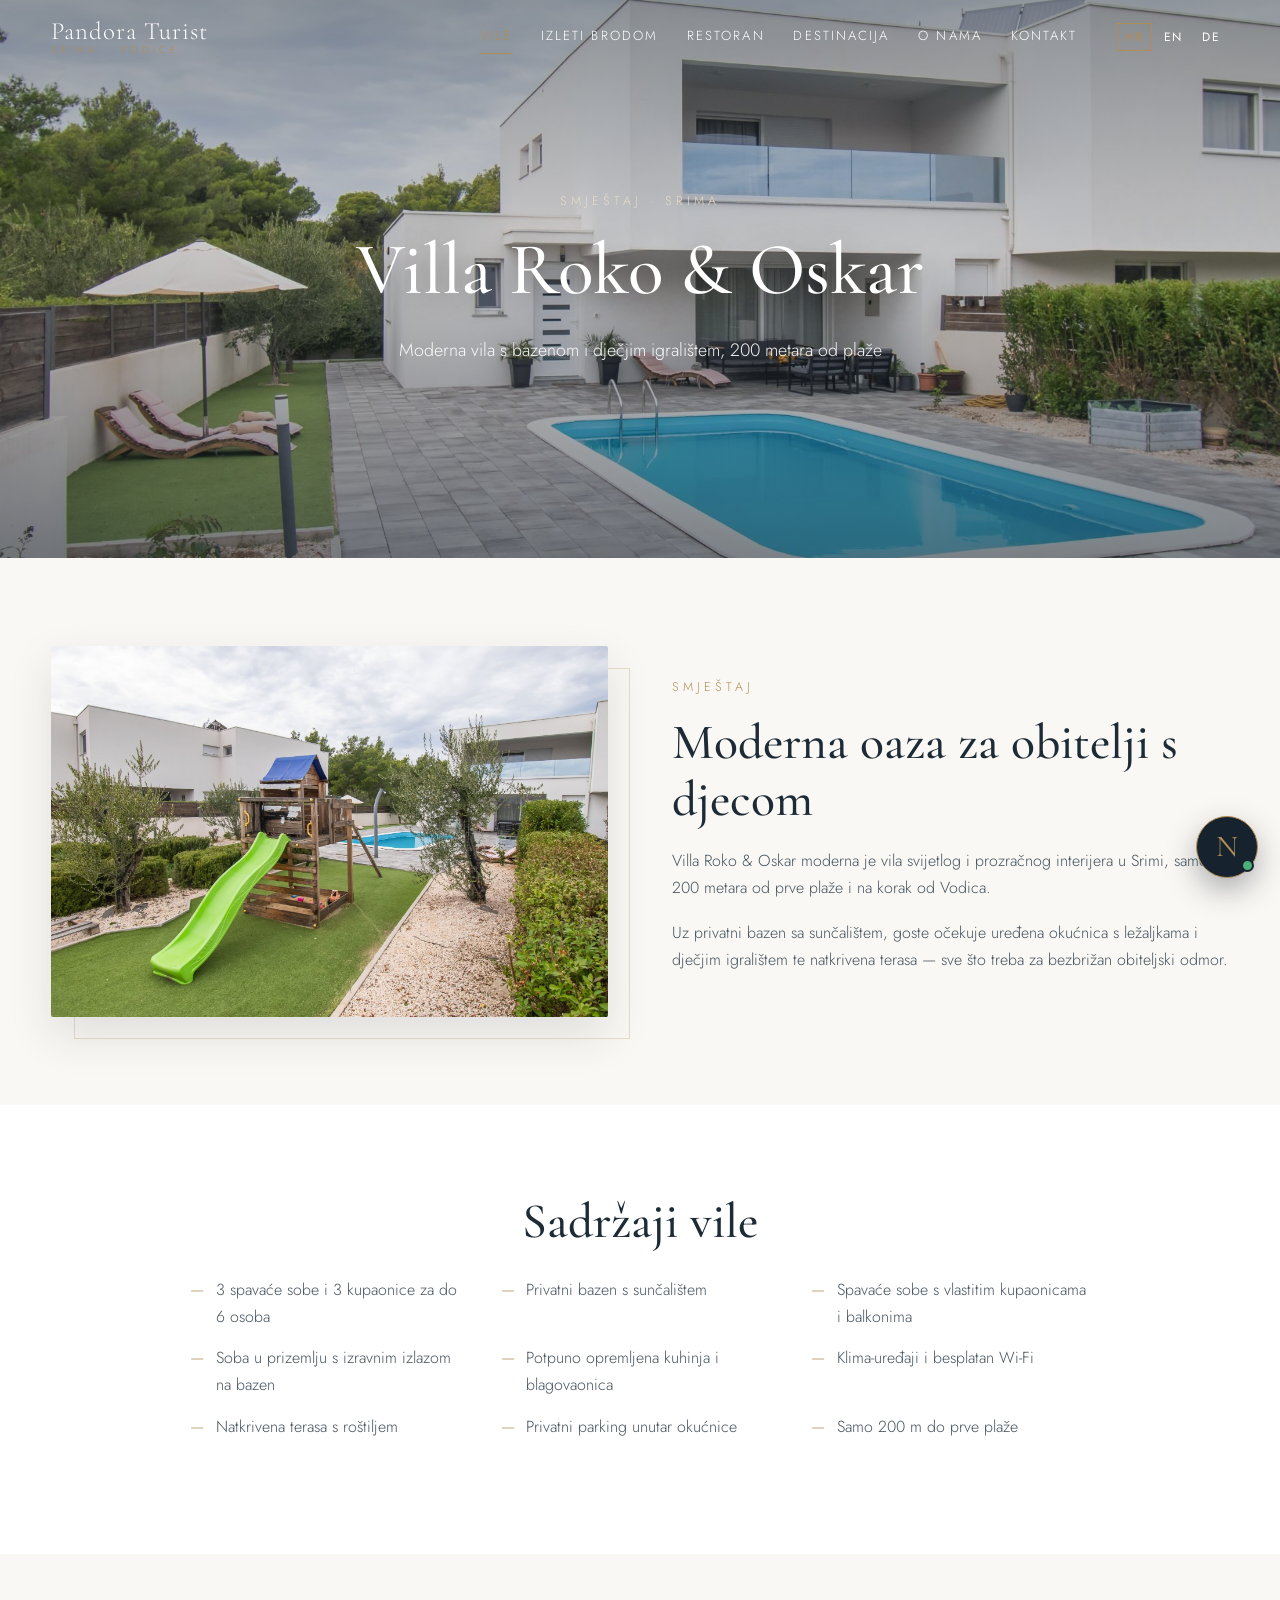
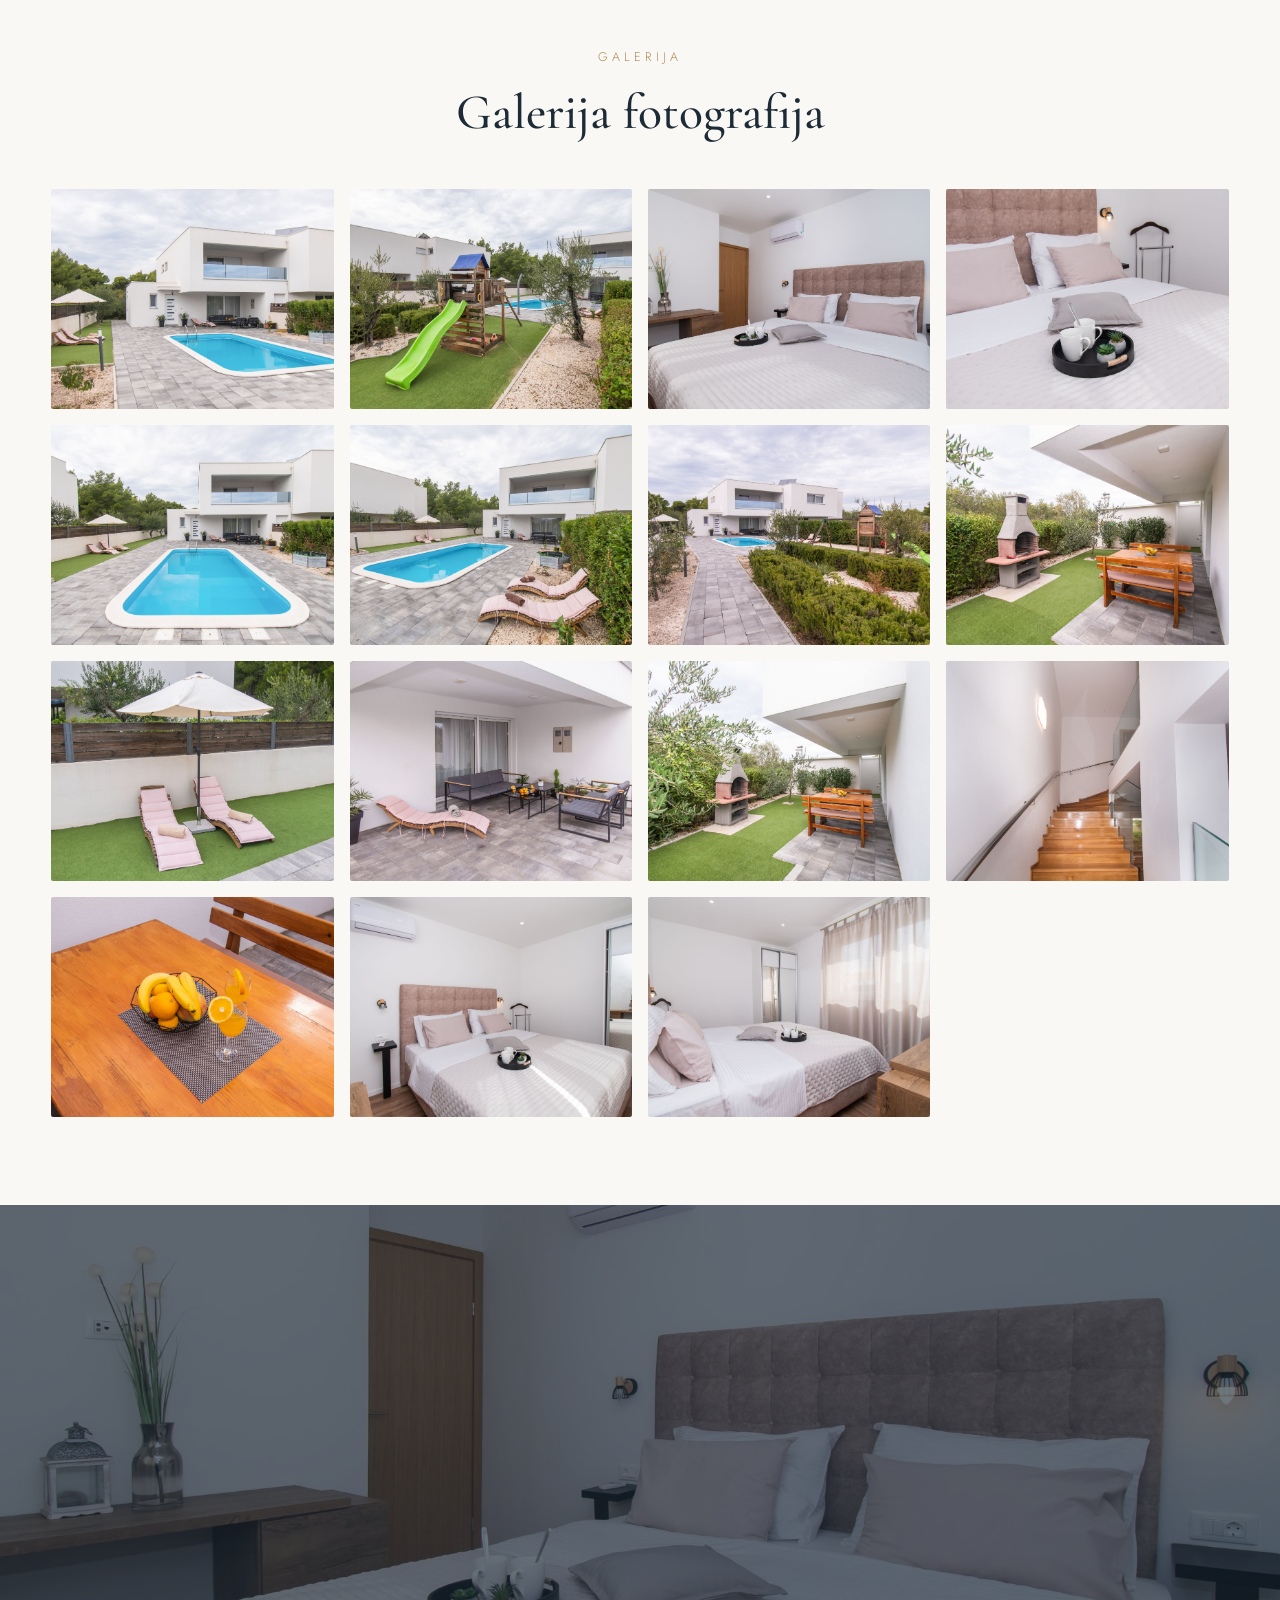
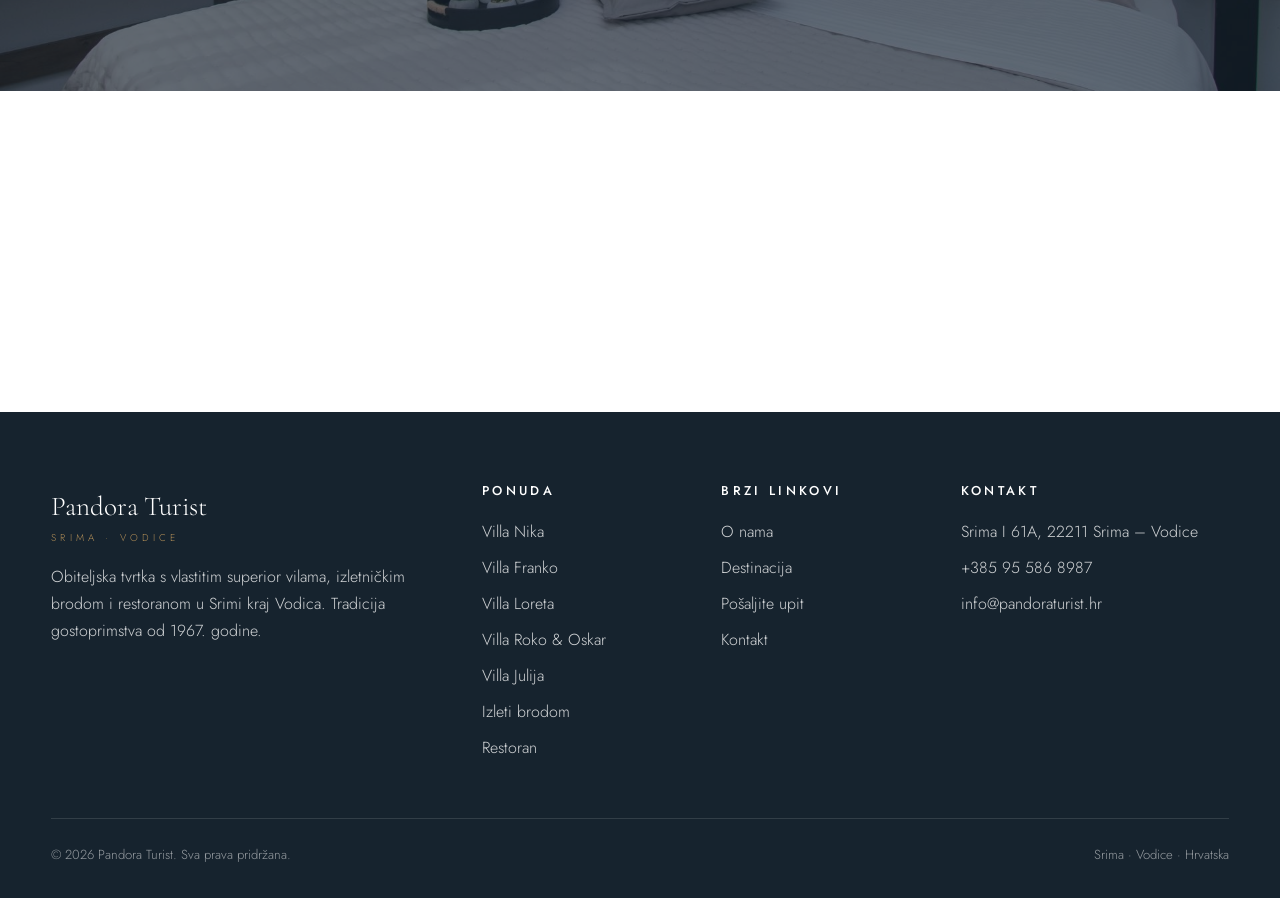
<file: villa-roko-i-oscar.html>
<!DOCTYPE html>
<html lang="hr">
<head>
  <meta charset="UTF-8">
  <meta name="viewport" content="width=device-width, initial-scale=1.0">
  <title>Villa Roko i Oskar — Vila s bazenom u Srimi kraj Vodica | Pandora Turist</title>
  <meta name="description" content="Villa Roko i Oskar u Srimi kraj Vodica: moderna vila s privatnim bazenom i dječjim igralištem, 200 metara od plaže.">
  <link rel="icon" href="data:image/svg+xml,%3Csvg xmlns='http://www.w3.org/2000/svg' viewBox='0 0 32 32'%3E%3Crect width='32' height='32' fill='%2316232e'/%3E%3Ctext x='16' y='23' font-family='Georgia' font-size='20' fill='%23b08d57' text-anchor='middle'%3EP%3C/text%3E%3C/svg%3E">
  <link rel="preconnect" href="https://fonts.googleapis.com">
  <link rel="preconnect" href="https://fonts.gstatic.com" crossorigin>
  <link href="https://fonts.googleapis.com/css2?family=Cormorant+Garamond:ital,wght@0,400;0,500;0,600;1,400&family=Jost:wght@300;400;500&display=swap" rel="stylesheet">
  <link rel="stylesheet" href="css/style.css?v=3">
  <link rel="stylesheet" href="css/nika.css?v=3">
</head>
<body>

  <header class="site-header">
    <div class="container header-inner">
      <a class="brand" href="index.html">
        <span class="brand-name">Pandora Turist</span>
        <span class="brand-sub">Srima · Vodice</span>
      </a>
      <nav class="main-nav" id="main-nav">
        <a href="index.html#vile" class="active" data-i18n="nav.villas">Vile</a>
        <a href="izleti-brodom.html" data-i18n="nav.boat">Izleti brodom</a>
        <a href="restoran-villa-roza.html" data-i18n="nav.restaurant">Restoran</a>
        <a href="destinacija.html" data-i18n="nav.dest">Destinacija</a>
        <a href="o-nama.html" data-i18n="nav.about">O nama</a>
        <a href="index.html#kontakt" data-i18n="nav.contact">Kontakt</a>
        <div class="lang-switch">
          <button type="button" data-lang="hr">HR</button>
          <button type="button" data-lang="en">EN</button>
          <button type="button" data-lang="de">DE</button>
        </div>
      </nav>
      <button class="nav-toggle" aria-label="Izbornik">☰</button>
    </div>
  </header>

  <section class="hero hero-page">
    <div class="hero-media">
      <img src="assets/img/roko-i-oscar/roko-i-oscar-01.jpg" alt="Villa Roko &amp; Oskar">
    </div>
    <div class="hero-content">
      <span class="eyebrow" data-i18n="vp.eyebrow">Smještaj · Srima</span>
      <h1>Villa Roko &amp; Oskar</h1>
      <p data-i18n="vr.hero.sub">Moderna vila s bazenom i dječjim igralištem, 200 metara od plaže</p>
    </div>
  </section>

  <section>
    <div class="container split reveal">
      <div class="media">
        <div class="frame"><img src="assets/img/roko-i-oscar/roko-i-oscar-02.jpg" alt="Interijer — Villa Roko &amp; Oskar" loading="lazy"></div>
      </div>
      <div class="text">
        <span class="eyebrow" data-i18n="villas.eyebrow">Smještaj</span>
        <h2 class="section-title" data-i18n="vr.intro.title">Moderna oaza za obitelji s djecom</h2>
        <p data-i18n="vr.intro.p1">Villa Roko &amp; Oskar moderna je vila svijetlog i prozračnog interijera u Srimi, samo 200 metara od prve plaže i na korak od Vodica.</p>
        <p data-i18n="vr.intro.p2">Uz privatni bazen sa sunčalištem, goste očekuje uređena okućnica s ležaljkama i dječjim igralištem te natkrivena terasa — sve što treba za bezbrižan obiteljski odmor.</p>
      </div>
    </div>
  </section>

  <section style="background:#fff;">
    <div class="container reveal">
      <div class="center">
        <h2 class="section-title" data-i18n="vp.feat.title">Sadržaji vile</h2>
      </div>
      <ul class="feature-list" style="max-width:900px;margin-inline:auto;">
        <li data-i18n="cap.6">3 spavaće sobe i 3 kupaonice za do 6 osoba</li>
        <li data-i18n="vp.ft1">Privatni bazen s sunčalištem</li>
        <li data-i18n="vp.ft2">Spavaće sobe s vlastitim kupaonicama i balkonima</li>
        <li data-i18n="vp.ft3">Soba u prizemlju s izravnim izlazom na bazen</li>
        <li data-i18n="vp.ft4">Potpuno opremljena kuhinja i blagovaonica</li>
        <li data-i18n="vp.ft5">Klima-uređaji i besplatan Wi-Fi</li>
        <li data-i18n="vp.ft6">Natkrivena terasa s roštiljem</li>
        <li data-i18n="vp.ft7">Privatni parking unutar okućnice</li>
        <li data-i18n="vp.ft8">Samo 200 m do prve plaže</li>
      </ul>
    </div>
  </section>

  <section>
    <div class="container">
      <div class="center reveal">
        <span class="eyebrow" data-i18n="gal.eyebrow">Galerija</span>
        <h2 class="section-title" data-i18n="vp.gal.title">Galerija fotografija</h2>
      </div>
      <div class="gallery-grid reveal" data-gallery="roko-i-oscar" data-count="15" data-alt="Villa Roko &amp; Oskar"></div>
    </div>
  </section>

  <section class="dark-band">
    <div class="band-media">
      <img src="assets/img/roko-i-oscar/roko-i-oscar-03.jpg" alt="Villa Roko &amp; Oskar" loading="lazy">
    </div>
    <div class="container reveal">
      <span class="eyebrow" data-i18n="book.eyebrow">Rezervacije</span>
      <h2 data-i18n="vp.cta.title">Rezervirajte svoj boravak</h2>
      <p data-i18n="vp.cta.text">Pošaljite nam upit s vašim terminom i brojem gostiju — odgovaramo brzo, s najboljom ponudom.</p>
      <a class="btn btn-light" href="index.html#upit" data-i18n="nav.book">Pošaljite upit</a>
    </div>
  </section>

  <section style="background:#fff;">
    <div class="container center reveal">
      <h2 class="section-title" data-i18n="vp.other.title">Pogledajte i ostale vile</h2>
      <div class="hero-actions" style="margin-top:2rem;">
        <a class="btn" href="villa-nika.html">Villa Nika</a>
        <a class="btn" href="villa-franko.html">Villa Franko</a>
        <a class="btn" href="villa-loreta.html">Villa Loreta</a>
        <a class="btn" href="villa-julija.html">Villa Julija</a>
      </div>
    </div>
  </section>

  <footer class="site-footer">
    <div class="container">
      <div class="footer-grid">
        <div>
          <span class="brand-name">Pandora Turist</span>
          <span class="brand-sub">Srima · Vodice</span>
          <p data-i18n="footer.blurb">Obiteljska tvrtka s vlastitim superior vilama, izletničkim brodom i restoranom u Srimi kraj Vodica. Tradicija gostoprimstva od 1967. godine.</p>
        </div>
        <div>
          <h4 data-i18n="footer.offer">Ponuda</h4>
          <ul>
            <li><a href="villa-nika.html">Villa Nika</a></li>
            <li><a href="villa-franko.html">Villa Franko</a></li>
            <li><a href="villa-loreta.html">Villa Loreta</a></li>
            <li><a href="villa-roko-i-oscar.html">Villa Roko &amp; Oskar</a></li>
            <li><a href="villa-julija.html">Villa Julija</a></li>
            <li><a href="izleti-brodom.html" data-i18n="nav.boat">Izleti brodom</a></li>
            <li><a href="restoran-villa-roza.html" data-i18n="nav.restaurant">Restoran</a></li>
          </ul>
        </div>
        <div>
          <h4 data-i18n="footer.links">Brzi linkovi</h4>
          <ul>
            <li><a href="o-nama.html" data-i18n="nav.about">O nama</a></li>
            <li><a href="destinacija.html" data-i18n="nav.dest">Destinacija</a></li>
            <li><a href="index.html#upit" data-i18n="nav.book">Pošaljite upit</a></li>
            <li><a href="index.html#kontakt" data-i18n="nav.contact">Kontakt</a></li>
          </ul>
        </div>
        <div>
          <h4 data-i18n="footer.contact">Kontakt</h4>
          <ul>
            <li>Srima I 61A, 22211 Srima – Vodice</li>
            <li><a href="tel:+385955868987">+385 95 586 8987</a></li>
            <li><a href="mailto:info@pandoraturist.hr">info@pandoraturist.hr</a></li>
          </ul>
        </div>
      </div>
      <div class="footer-bottom">
        <span>© <span id="year">2026</span> Pandora Turist. <span data-i18n="footer.rights">Sva prava pridržana.</span></span>
        <span>Srima · Vodice · Hrvatska</span>
      </div>
    </div>
  </footer>

  <script src="js/translations.js?v=3"></script>
  <script src="js/main.js?v=3"></script>
  <script src="js/nika.js?v=3"></script>
</body>
</html>
</file>
<file: css/style.css>
/* ============================================================
   Pandora Turist — elegantno svijetli dizajn (uzor: Amadria Park)
   ============================================================ */

:root {
  --cream: #faf8f4;
  --white: #ffffff;
  --ink: #1d2b36;
  --ink-soft: #45535e;
  --gold: #b08d57;
  --gold-dark: #96733f;
  --gold-light: #e8dcc8;
  --sea: #2e6f8e;
  --line: #e6dfd3;
  --shadow: 0 18px 45px rgba(29, 43, 54, 0.12);
  --font-serif: "Cormorant Garamond", Georgia, serif;
  --font-sans: "Jost", "Segoe UI", Helvetica, Arial, sans-serif;
}

*, *::before, *::after { box-sizing: border-box; margin: 0; padding: 0; }

html { scroll-behavior: smooth; }

body {
  font-family: var(--font-sans);
  font-weight: 300;
  color: var(--ink);
  background: var(--cream);
  line-height: 1.7;
  -webkit-font-smoothing: antialiased;
}

img, svg { max-width: 100%; display: block; }

a { color: inherit; text-decoration: none; }

h1, h2, h3, h4 { font-family: var(--font-serif); font-weight: 500; line-height: 1.15; }

.container { width: min(1180px, 92%); margin: 0 auto; }

/* ---------- Oznake i naslovi sekcija ---------- */

.eyebrow {
  display: inline-block;
  font-size: 0.78rem;
  letter-spacing: 0.32em;
  text-transform: uppercase;
  color: var(--gold);
  margin-bottom: 1rem;
}

.section-title { font-size: clamp(2rem, 4.2vw, 3.1rem); margin-bottom: 1.2rem; }

.section-lead { max-width: 640px; color: var(--ink-soft); font-size: 1.06rem; }

.center { text-align: center; }
.center .section-lead { margin-inline: auto; }

section { padding: 5.5rem 0; }

/* ---------- Ekran dobrodošlice ---------- */

.welcome-screen {
  position: fixed;
  inset: 0;
  z-index: 1000;
  background: #16232e;
  display: flex;
  align-items: center;
  justify-content: center;
  text-align: center;
  transition: opacity 0.6s ease;
}

.welcome-screen.hide { opacity: 0; pointer-events: none; }

.welcome-inner .brand-sub {
  display: block;
  font-size: 0.72rem;
  letter-spacing: 0.42em;
  text-transform: uppercase;
  color: var(--gold);
  margin-bottom: 1.2rem;
  animation: welcome-fade 0.9s ease both;
}

.welcome-inner h2 {
  font-family: var(--font-serif);
  font-size: clamp(2.6rem, 7vw, 4.5rem);
  font-weight: 500;
  color: var(--white);
  animation: welcome-fade 0.9s ease 0.25s both;
}

.welcome-line {
  width: 0;
  height: 1px;
  background: var(--gold);
  margin: 1.6rem auto 0;
  animation: welcome-line 1.6s ease 0.5s forwards;
}

@keyframes welcome-fade {
  from { opacity: 0; transform: translateY(16px); }
  to { opacity: 1; transform: none; }
}

@keyframes welcome-line {
  to { width: 140px; }
}

/* ---------- Zaglavlje ---------- */

.site-header {
  position: fixed;
  inset: 0 0 auto 0;
  z-index: 100;
  padding: 1.1rem 0;
  transition: background 0.35s ease, box-shadow 0.35s ease, padding 0.35s ease;
  color: var(--white);
}

.site-header.solid {
  background: rgba(250, 248, 244, 0.97);
  color: var(--ink);
  box-shadow: 0 2px 24px rgba(29, 43, 54, 0.08);
  padding: 0.65rem 0;
}

.header-inner { display: flex; align-items: center; justify-content: space-between; gap: 1.5rem; }

.brand { display: flex; flex-direction: column; line-height: 1.1; }
.brand .brand-name { font-family: var(--font-serif); font-size: 1.55rem; letter-spacing: 0.04em; }
.brand .brand-sub { font-size: 0.62rem; letter-spacing: 0.42em; text-transform: uppercase; color: var(--gold); }

.main-nav { display: flex; align-items: center; gap: 1.8rem; }

.main-nav a {
  font-size: 0.82rem;
  letter-spacing: 0.16em;
  text-transform: uppercase;
  padding: 0.35rem 0;
  border-bottom: 1px solid transparent;
  transition: border-color 0.25s ease, color 0.25s ease;
}

.main-nav a:hover, .main-nav a.active { border-color: var(--gold); color: var(--gold); }

.lang-switch { display: flex; gap: 0.15rem; margin-left: 0.6rem; }

.lang-switch button {
  font-family: var(--font-sans);
  font-size: 0.75rem;
  letter-spacing: 0.1em;
  background: none;
  border: 1px solid transparent;
  color: inherit;
  padding: 0.25rem 0.5rem;
  cursor: pointer;
  transition: all 0.25s ease;
}

.lang-switch button.active { border-color: var(--gold); color: var(--gold); }
.lang-switch button:hover { color: var(--gold); }

.nav-toggle {
  display: none;
  background: none;
  border: none;
  color: inherit;
  font-size: 1.6rem;
  cursor: pointer;
  line-height: 1;
}

/* ---------- Gumbi ---------- */

.btn {
  display: inline-block;
  font-size: 0.8rem;
  letter-spacing: 0.24em;
  text-transform: uppercase;
  padding: 1rem 2.4rem;
  border: 1px solid var(--gold);
  color: var(--gold-dark);
  background: transparent;
  cursor: pointer;
  transition: all 0.3s ease;
  font-family: var(--font-sans);
}

.btn:hover { background: var(--gold); color: var(--white); }

.btn.btn-solid { background: var(--gold); color: var(--white); }
.btn.btn-solid:hover { background: var(--gold-dark); border-color: var(--gold-dark); }

.btn.btn-light { border-color: rgba(255, 255, 255, 0.85); color: var(--white); }
.btn.btn-light:hover { background: var(--white); color: var(--ink); }

/* ---------- Hero ---------- */

.hero {
  position: relative;
  min-height: 100vh;
  display: flex;
  align-items: center;
  justify-content: center;
  text-align: center;
  color: var(--white);
  padding: 0;
  overflow: hidden;
}

.hero-media { position: absolute; inset: 0; }
.hero-media img, .hero-media svg { width: 100%; height: 100%; object-fit: cover; }

.hero::after {
  content: "";
  position: absolute;
  inset: 0;
  background: linear-gradient(180deg, rgba(20, 34, 45, 0.45) 0%, rgba(20, 34, 45, 0.15) 45%, rgba(20, 34, 45, 0.55) 100%);
}

.hero-content { position: relative; z-index: 2; width: min(860px, 92%); padding: 7rem 0 5rem; }

.hero-content .eyebrow { color: var(--gold-light); }

.hero-content h1 {
  font-size: clamp(2.6rem, 6.5vw, 4.6rem);
  font-weight: 500;
  margin-bottom: 1.4rem;
  text-shadow: 0 2px 30px rgba(0, 0, 0, 0.35);
}

.hero-content p { font-size: 1.12rem; max-width: 620px; margin: 0 auto 2.4rem; opacity: 0.94; }

.hero-actions { display: flex; gap: 1rem; justify-content: center; flex-wrap: wrap; }

.hero-scroll {
  position: absolute;
  bottom: 2rem;
  left: 50%;
  transform: translateX(-50%);
  z-index: 2;
  color: var(--white);
  font-size: 0.7rem;
  letter-spacing: 0.3em;
  text-transform: uppercase;
  opacity: 0.85;
}

.hero-scroll::after {
  content: "";
  display: block;
  width: 1px;
  height: 42px;
  background: var(--white);
  margin: 0.6rem auto 0;
  animation: drop 2s infinite;
}

@keyframes drop {
  0% { transform: scaleY(0); transform-origin: top; }
  50% { transform: scaleY(1); transform-origin: top; }
  51% { transform-origin: bottom; }
  100% { transform: scaleY(0); transform-origin: bottom; }
}

/* Niži hero za podstranice */
.hero.hero-page { min-height: 62vh; }

/* ---------- Traka s isticanjima ---------- */

.highlights { background: var(--white); border-bottom: 1px solid var(--line); padding: 2.6rem 0; }

.highlights-grid {
  display: grid;
  grid-template-columns: repeat(auto-fit, minmax(200px, 1fr));
  gap: 2rem;
  text-align: center;
}

.highlight .num { font-family: var(--font-serif); font-size: 2.3rem; color: var(--gold-dark); }
.highlight .label { font-size: 0.78rem; letter-spacing: 0.22em; text-transform: uppercase; color: var(--ink-soft); }

/* ---------- Sekcija o nama (podijeljena) ---------- */

.split { display: grid; grid-template-columns: 1fr 1fr; gap: 4rem; align-items: center; }

.split .media { position: relative; }

.split .media .frame {
  box-shadow: var(--shadow);
  border-radius: 2px;
  overflow: hidden;
}

.split .media::before {
  content: "";
  position: absolute;
  inset: 1.4rem -1.4rem -1.4rem 1.4rem;
  border: 1px solid var(--gold-light);
  z-index: -1;
}

.split.reverse .media { order: 2; }
.split.reverse .media::before { inset: 1.4rem 1.4rem -1.4rem -1.4rem; }

.split .text p { color: var(--ink-soft); margin-bottom: 1.1rem; }

.split .text .btn { margin-top: 1rem; }

/* ---------- Kartice vila ---------- */

.cards { display: grid; grid-template-columns: repeat(auto-fit, minmax(300px, 1fr)); gap: 2.4rem; margin-top: 3rem; }

.card {
  background: var(--white);
  box-shadow: var(--shadow);
  border-radius: 2px;
  overflow: hidden;
  display: flex;
  flex-direction: column;
  transition: transform 0.35s ease;
}

.card:hover { transform: translateY(-6px); }

.card .card-media { position: relative; aspect-ratio: 4 / 3; overflow: hidden; }
.card .card-media img, .card .card-media svg { width: 100%; height: 100%; object-fit: cover; transition: transform 0.6s ease; }
.card:hover .card-media img, .card:hover .card-media svg { transform: scale(1.05); }

.card .card-tag {
  position: absolute;
  top: 1rem;
  left: 1rem;
  background: rgba(250, 248, 244, 0.94);
  color: var(--gold-dark);
  font-size: 0.68rem;
  letter-spacing: 0.24em;
  text-transform: uppercase;
  padding: 0.4rem 0.9rem;
}

.card .card-body { padding: 1.8rem 1.8rem 2rem; display: flex; flex-direction: column; flex: 1; }

.card h3 { font-size: 1.7rem; margin-bottom: 0.6rem; }

.card p { color: var(--ink-soft); font-size: 0.97rem; margin-bottom: 1.2rem; flex: 1; }

.card .card-meta {
  display: flex;
  flex-wrap: wrap;
  gap: 0.9rem;
  font-size: 0.78rem;
  letter-spacing: 0.08em;
  text-transform: uppercase;
  color: var(--gold-dark);
  border-top: 1px solid var(--line);
  padding-top: 1rem;
  margin-bottom: 1.4rem;
}

.card .btn { align-self: flex-start; padding: 0.8rem 1.8rem; }

/* ---------- Karusel vila ---------- */

.villa-slider { position: relative; margin-top: 3rem; }

.vs-track {
  display: flex;
  align-items: stretch;
  transition: transform 0.65s cubic-bezier(0.33, 1, 0.4, 1);
  will-change: transform;
}

.vs-slide {
  flex: 0 0 74%;
  margin: 0 1.2rem;
  background: var(--white);
  box-shadow: var(--shadow);
  border-radius: 2px;
  overflow: hidden;
  transform: scale(0.92);
  opacity: 0.45;
  transition: transform 0.65s ease, opacity 0.65s ease;
}

.vs-slide.active { transform: scale(1); opacity: 1; }

.vs-media { position: relative; aspect-ratio: 16 / 8; overflow: hidden; }
.vs-media img { width: 100%; height: 100%; object-fit: cover; }
.vs-media .card-tag {
  position: absolute;
  top: 1rem;
  left: 1rem;
  background: rgba(250, 248, 244, 0.94);
  color: var(--gold-dark);
  font-size: 0.68rem;
  letter-spacing: 0.24em;
  text-transform: uppercase;
  padding: 0.4rem 0.9rem;
}

.vs-info { padding: 1.8rem 2rem 2rem; }
.vs-info h3 { font-size: 1.9rem; margin-bottom: 0.6rem; }
.vs-info p { color: var(--ink-soft); font-size: 0.97rem; margin-bottom: 1.2rem; }
.vs-info .card-meta {
  display: flex;
  flex-wrap: wrap;
  gap: 0.9rem;
  font-size: 0.78rem;
  letter-spacing: 0.08em;
  text-transform: uppercase;
  color: var(--gold-dark);
  border-top: 1px solid var(--line);
  padding-top: 1rem;
  margin-bottom: 1.4rem;
}
.vs-info .btn { padding: 0.8rem 1.8rem; }

.vs-arrow {
  position: absolute;
  top: 32%;
  z-index: 5;
  width: 52px;
  height: 52px;
  border-radius: 50%;
  border: 1px solid var(--gold);
  background: rgba(250, 248, 244, 0.95);
  color: var(--gold-dark);
  font-size: 1.25rem;
  cursor: pointer;
  transition: all 0.3s ease;
  display: flex;
  align-items: center;
  justify-content: center;
}

.vs-arrow:hover { background: var(--gold); color: var(--white); }
.vs-prev { left: 4%; }
.vs-next { right: 4%; }

.vs-dots { display: flex; justify-content: center; gap: 0.6rem; margin-top: 2rem; }

.vs-dots button {
  width: 9px;
  height: 9px;
  border-radius: 50%;
  border: 1px solid var(--gold);
  background: transparent;
  cursor: pointer;
  padding: 0;
  transition: background 0.3s ease, transform 0.3s ease;
}

.vs-dots button.active { background: var(--gold); transform: scale(1.25); }

@media (max-width: 700px) {
  .vs-slide { flex: 0 0 86%; margin: 0 0.5rem; }
  .vs-media { aspect-ratio: 4 / 3; }
  .vs-arrow { width: 42px; height: 42px; top: 26%; }
  .vs-prev { left: 2%; }
  .vs-next { right: 2%; }
}

/* ---------- Lista pogodnosti ---------- */

.feature-list { list-style: none; display: grid; grid-template-columns: repeat(auto-fit, minmax(230px, 1fr)); gap: 0.9rem 2rem; margin: 1.6rem 0; }

.feature-list li { padding-left: 1.6rem; position: relative; color: var(--ink-soft); }

.feature-list li::before { content: "—"; position: absolute; left: 0; color: var(--gold); }

/* ---------- Tamna sekcija (brod / CTA) ---------- */

.dark-band {
  position: relative;
  color: var(--white);
  text-align: center;
  padding: 7rem 0;
  overflow: hidden;
}

.dark-band .band-media { position: absolute; inset: 0; }
.dark-band .band-media img, .dark-band .band-media svg { width: 100%; height: 100%; object-fit: cover; }

.dark-band::after { content: ""; position: absolute; inset: 0; background: rgba(21, 37, 49, 0.62); }

.dark-band .container { position: relative; z-index: 2; }

.dark-band .eyebrow { color: var(--gold-light); }
.dark-band h2 { font-size: clamp(2rem, 4vw, 3rem); margin-bottom: 1.2rem; }
.dark-band p { max-width: 640px; margin: 0 auto 2.2rem; opacity: 0.92; }

/* ---------- Galerija ---------- */

.gallery-grid {
  display: grid;
  grid-template-columns: repeat(4, 1fr);
  grid-auto-rows: 220px;
  gap: 1rem;
  margin-top: 3rem;
}

.gallery-grid .g-item { overflow: hidden; border-radius: 2px; }
.gallery-grid .g-item img, .gallery-grid .g-item svg { width: 100%; height: 100%; object-fit: cover; transition: transform 0.6s ease; }
.gallery-grid .g-item:hover img, .gallery-grid .g-item:hover svg { transform: scale(1.07); }
.gallery-grid .g-wide { grid-column: span 2; }

/* ---------- Recenzije ---------- */

.quotes { background: var(--white); border-block: 1px solid var(--line); }

.quotes-grid { display: grid; grid-template-columns: repeat(auto-fit, minmax(280px, 1fr)); gap: 2.5rem; margin-top: 3rem; }

.quote { text-align: center; padding: 0 1rem; }
.quote .stars { color: var(--gold); letter-spacing: 0.3em; margin-bottom: 1rem; }
.quote p { font-family: var(--font-serif); font-size: 1.25rem; font-style: italic; margin-bottom: 1rem; }
.quote cite { font-style: normal; font-size: 0.8rem; letter-spacing: 0.2em; text-transform: uppercase; color: var(--ink-soft); }

/* ---------- Forma za upite ---------- */

.booking { background: var(--cream); }

.booking-box {
  background: var(--white);
  box-shadow: var(--shadow);
  border-radius: 2px;
  padding: 3rem;
  margin-top: 3rem;
}

.form-grid { display: grid; grid-template-columns: repeat(2, 1fr); gap: 1.4rem; }

.form-field { display: flex; flex-direction: column; gap: 0.4rem; }
.form-field.full { grid-column: 1 / -1; }

.form-field label { font-size: 0.75rem; letter-spacing: 0.2em; text-transform: uppercase; color: var(--ink-soft); }

.form-field input, .form-field select, .form-field textarea {
  font-family: var(--font-sans);
  font-size: 1rem;
  font-weight: 300;
  color: var(--ink);
  background: var(--cream);
  border: 1px solid var(--line);
  padding: 0.85rem 1rem;
  border-radius: 2px;
  transition: border-color 0.25s ease;
}

.form-field input:focus, .form-field select:focus, .form-field textarea:focus { outline: none; border-color: var(--gold); }

.form-actions { grid-column: 1 / -1; display: flex; align-items: center; gap: 1.4rem; flex-wrap: wrap; margin-top: 0.6rem; }

.form-note { font-size: 0.85rem; color: var(--ink-soft); }

/* ---------- Kontakt ---------- */

.contact-grid { display: grid; grid-template-columns: repeat(auto-fit, minmax(240px, 1fr)); gap: 2.5rem; margin-top: 3rem; }

.contact-item h3 { font-size: 1.3rem; margin-bottom: 0.5rem; }
.contact-item p, .contact-item a { color: var(--ink-soft); }
.contact-item a:hover { color: var(--gold-dark); }

/* ---------- Podnožje ---------- */

.site-footer { background: #16232e; color: rgba(255, 255, 255, 0.8); padding: 4.5rem 0 2rem; }

.footer-grid { display: grid; grid-template-columns: 2fr 1fr 1fr 1.4fr; gap: 3rem; margin-bottom: 3rem; }

.site-footer h4 { color: var(--white); font-family: var(--font-sans); font-size: 0.8rem; letter-spacing: 0.26em; text-transform: uppercase; margin-bottom: 1.2rem; }

.site-footer .brand-name { font-family: var(--font-serif); font-size: 1.7rem; color: var(--white); }
.site-footer .brand-sub { font-size: 0.62rem; letter-spacing: 0.42em; text-transform: uppercase; color: var(--gold); display: block; margin-bottom: 1rem; }

.site-footer ul { list-style: none; }
.site-footer li { margin-bottom: 0.55rem; }
.site-footer a:hover { color: var(--gold-light); }

.footer-bottom {
  border-top: 1px solid rgba(255, 255, 255, 0.12);
  padding-top: 1.6rem;
  display: flex;
  justify-content: space-between;
  flex-wrap: wrap;
  gap: 1rem;
  font-size: 0.82rem;
  color: rgba(255, 255, 255, 0.55);
}

/* ---------- Animacija pri skrolanju ---------- */

.reveal { opacity: 0; transform: translateY(28px); transition: opacity 0.8s ease, transform 0.8s ease; }
.reveal.visible { opacity: 1; transform: none; }

/* ---------- Responzivno ---------- */

@media (max-width: 900px) {
  .split, .split.reverse { grid-template-columns: 1fr; gap: 2.5rem; }
  .split.reverse .media { order: 0; }
  .footer-grid { grid-template-columns: 1fr 1fr; }
  .gallery-grid { grid-template-columns: repeat(2, 1fr); grid-auto-rows: 190px; }
  .form-grid { grid-template-columns: 1fr; }
  .booking-box { padding: 2rem 1.4rem; }

  .nav-toggle { display: block; }

  .main-nav {
    position: fixed;
    inset: 0;
    background: rgba(22, 35, 46, 0.97);
    color: var(--white);
    flex-direction: column;
    justify-content: center;
    gap: 1.6rem;
    font-size: 1.1rem;
    transform: translateY(-100%);
    transition: transform 0.4s ease;
  }

  .main-nav.open { transform: none; }
  .main-nav a { font-size: 1rem; }
  .lang-switch { margin: 1rem 0 0; }
}

@media (max-width: 560px) {
  .footer-grid { grid-template-columns: 1fr; }
  .gallery-grid { grid-template-columns: 1fr; }
  .hero-content h1 { font-size: 2.4rem; }
  section { padding: 4rem 0; }
}
</file>
<file: css/nika.css>
/* ============================================================
   Nika — chatbot Pandora Turista
   ============================================================ */

.nika-launcher {
  position: fixed;
  right: 22px;
  bottom: 22px;
  z-index: 900;
  width: 62px;
  height: 62px;
  border-radius: 50%;
  border: 1px solid var(--gold);
  background: #16232e;
  color: var(--gold);
  font-family: var(--font-serif);
  font-size: 1.9rem;
  line-height: 1;
  cursor: pointer;
  display: flex;
  align-items: center;
  justify-content: center;
  box-shadow: 0 12px 30px rgba(22, 35, 46, 0.35);
  transition: transform 0.3s ease, box-shadow 0.3s ease;
}

.nika-launcher:hover { transform: translateY(-3px); box-shadow: 0 16px 36px rgba(22, 35, 46, 0.42); }

.nika-online {
  position: absolute;
  right: 3px;
  bottom: 5px;
  width: 13px;
  height: 13px;
  border-radius: 50%;
  background: #4caf7a;
  border: 2px solid #16232e;
}

/* Oblačić s pozdravom */

.nika-bubble {
  position: fixed;
  right: 96px;
  bottom: 30px;
  z-index: 900;
  max-width: 250px;
  background: var(--white);
  color: var(--ink);
  border: 1px solid var(--line);
  border-radius: 14px 14px 4px 14px;
  padding: 0.8rem 2.2rem 0.8rem 1rem;
  font-size: 0.92rem;
  line-height: 1.45;
  box-shadow: var(--shadow);
  cursor: pointer;
  animation: nika-pop 0.45s ease both;
}

.nika-bubble[hidden] { display: none; }

.nika-bubble-close {
  position: absolute;
  top: 4px;
  right: 6px;
  border: 0;
  background: none;
  color: var(--ink-soft);
  font-size: 1.1rem;
  cursor: pointer;
  padding: 0.2rem 0.4rem;
}

@keyframes nika-pop {
  from { opacity: 0; transform: translateY(10px) scale(0.96); }
  to { opacity: 1; transform: none; }
}

/* Prozor za razgovor */

.nika-panel {
  position: fixed;
  right: 22px;
  bottom: 96px;
  z-index: 901;
  width: 380px;
  max-width: calc(100vw - 32px);
  height: 570px;
  max-height: calc(100vh - 130px);
  padding: 0;
  display: flex;
  flex-direction: column;
  background: var(--cream);
  border-radius: 14px;
  overflow: hidden;
  box-shadow: 0 24px 60px rgba(22, 35, 46, 0.3);
  transform-origin: bottom right;
  opacity: 0;
  transform: translateY(16px) scale(0.97);
  pointer-events: none;
  visibility: hidden;
  transition: opacity 0.3s ease, transform 0.3s ease, visibility 0s linear 0.3s;
}

.nika-panel.open {
  opacity: 1;
  transform: none;
  pointer-events: auto;
  visibility: visible;
  transition: opacity 0.3s ease, transform 0.3s ease;
}

.nika-head {
  display: flex;
  align-items: center;
  gap: 0.8rem;
  padding: 0.9rem 1rem;
  background: #16232e;
  color: var(--white);
}

.nika-avatar {
  flex: 0 0 42px;
  height: 42px;
  border-radius: 50%;
  border: 1px solid var(--gold);
  color: var(--gold);
  font-family: var(--font-serif);
  font-size: 1.4rem;
  display: flex;
  align-items: center;
  justify-content: center;
}

.nika-title { display: flex; flex-direction: column; line-height: 1.2; }
.nika-title strong { font-family: var(--font-serif); font-size: 1.35rem; font-weight: 500; }
.nika-title span { font-size: 0.72rem; letter-spacing: 0.06em; color: rgba(255, 255, 255, 0.7); }

.nika-close {
  margin-left: auto;
  border: 0;
  background: none;
  color: var(--white);
  font-size: 1.5rem;
  line-height: 1;
  cursor: pointer;
  padding: 0.2rem 0.4rem;
  opacity: 0.8;
}

.nika-close:hover { opacity: 1; }

.nika-msgs {
  flex: 1;
  overflow-y: auto;
  padding: 1rem;
  display: flex;
  flex-direction: column;
  gap: 0.6rem;
}

.nika-msg {
  max-width: 88%;
  padding: 0.65rem 0.85rem;
  border-radius: 14px;
  font-size: 0.92rem;
  line-height: 1.5;
  overflow-wrap: anywhere;
  animation: nika-pop 0.3s ease both;
}

.nika-msg.bot {
  align-self: flex-start;
  background: var(--white);
  border: 1px solid var(--line);
  color: var(--ink);
  border-bottom-left-radius: 4px;
}

.nika-msg.user {
  align-self: flex-end;
  background: var(--gold);
  color: var(--white);
  border-bottom-right-radius: 4px;
}

.nika-msg a { color: var(--gold-dark); text-decoration: underline; }
.nika-msg.bot b { font-weight: 500; }

.nika-chips {
  display: flex;
  flex-wrap: wrap;
  gap: 0.4rem;
  animation: nika-pop 0.3s ease both;
}

.nika-chip {
  font-family: var(--font-sans);
  font-size: 0.8rem;
  line-height: 1.3;
  padding: 0.4rem 0.8rem;
  border-radius: 999px;
  border: 1px solid var(--gold);
  background: var(--white);
  color: var(--gold-dark);
  cursor: pointer;
  text-decoration: none;
  transition: background 0.2s ease, color 0.2s ease;
}

.nika-chip:hover, .nika-chip.primary { background: var(--gold); color: var(--white); }
.nika-chip.primary:hover { background: var(--gold-dark); border-color: var(--gold-dark); }

.nika-typing {
  align-self: flex-start;
  display: flex;
  gap: 4px;
  padding: 0.8rem 0.9rem;
  background: var(--white);
  border: 1px solid var(--line);
  border-radius: 14px;
  border-bottom-left-radius: 4px;
}

.nika-typing span {
  width: 7px;
  height: 7px;
  border-radius: 50%;
  background: var(--gold);
  animation: nika-dot 1s infinite ease-in-out;
}

.nika-typing span:nth-child(2) { animation-delay: 0.15s; }
.nika-typing span:nth-child(3) { animation-delay: 0.3s; }

@keyframes nika-dot {
  0%, 80%, 100% { opacity: 0.3; transform: translateY(0); }
  40% { opacity: 1; transform: translateY(-4px); }
}

.nika-form {
  display: flex;
  border-top: 1px solid var(--line);
  background: var(--white);
}

.nika-form input {
  flex: 1;
  min-width: 0;
  border: 0;
  outline: none;
  background: transparent;
  padding: 0.95rem 1rem;
  font-family: var(--font-sans);
  font-size: 0.95rem;
  font-weight: 300;
  color: var(--ink);
}

.nika-form button {
  border: 0;
  background: none;
  color: var(--gold);
  padding: 0 1.1rem;
  font-size: 1.2rem;
  cursor: pointer;
}

.nika-form button:hover { color: var(--gold-dark); }

@media (max-width: 560px) {
  .nika-launcher { right: 16px; bottom: 16px; width: 56px; height: 56px; }
  .nika-bubble { right: 84px; bottom: 22px; max-width: 210px; }
  .nika-panel {
    right: 0;
    left: 0;
    bottom: 0;
    width: 100%;
    max-width: 100%;
    height: 85vh;
    max-height: 85vh;
    border-radius: 14px 14px 0 0;
  }
  .nika-form input { font-size: 16px; }
}
</file>
